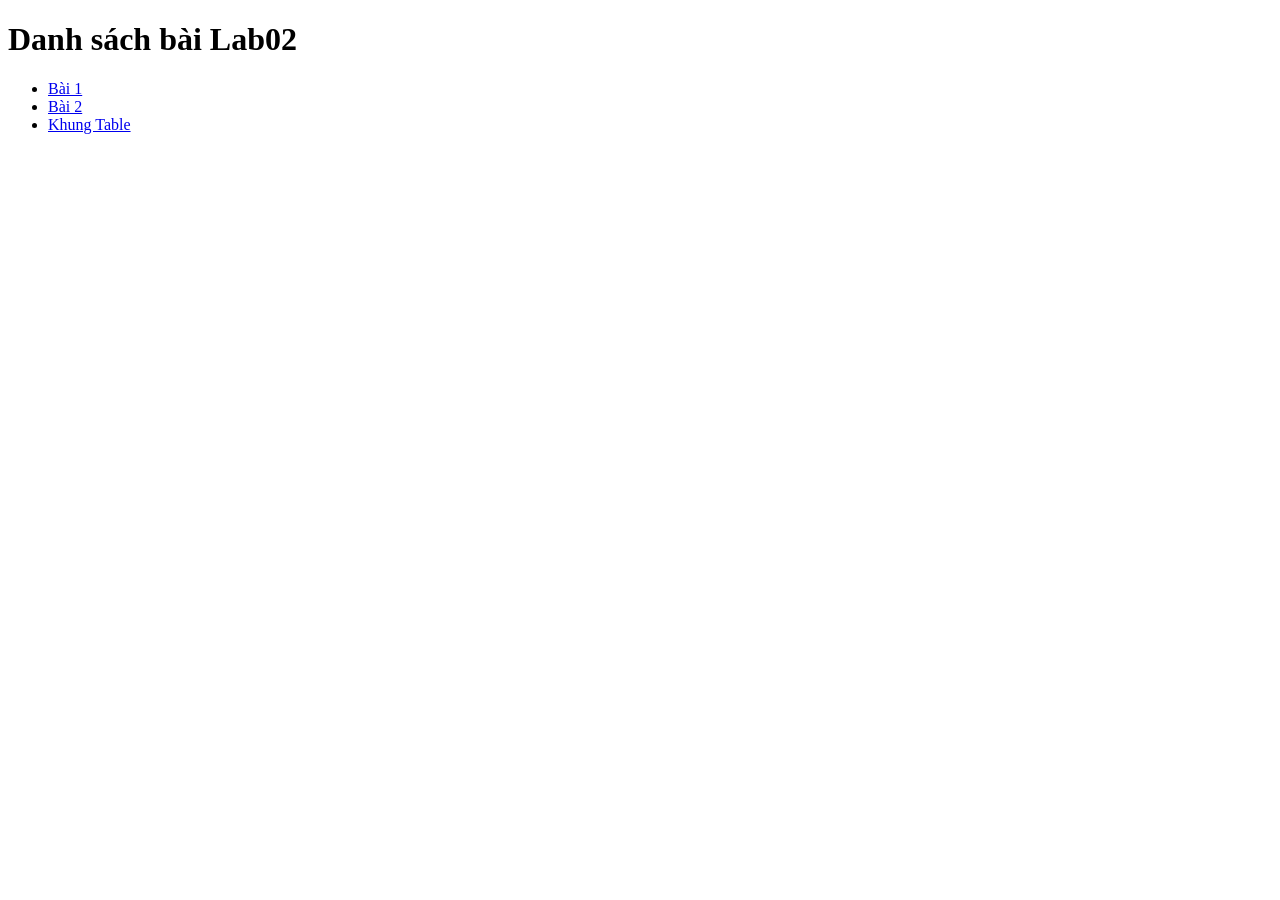
<file: Lab02/Lab02/index.html>
<!DOCTYPE html>
<html lang="vi">
<head>
    <meta charset="UTF-8">
    <title>Lab02</title>
</head>
<body>

    <h1>Danh sách bài Lab02</h1>

    <ul>

        <li>
            <a href="lab02_bai1.html">
                Bài 1
            </a>
        </li>

        <li>
            <a href="lab02_bai2.html">
                Bài 2
            </a>
        </li>

        <li>
            <a href="lab02_khung_table.html">
                Khung Table
            </a>
        </li>

    </ul>

</body>
</html>
</file>
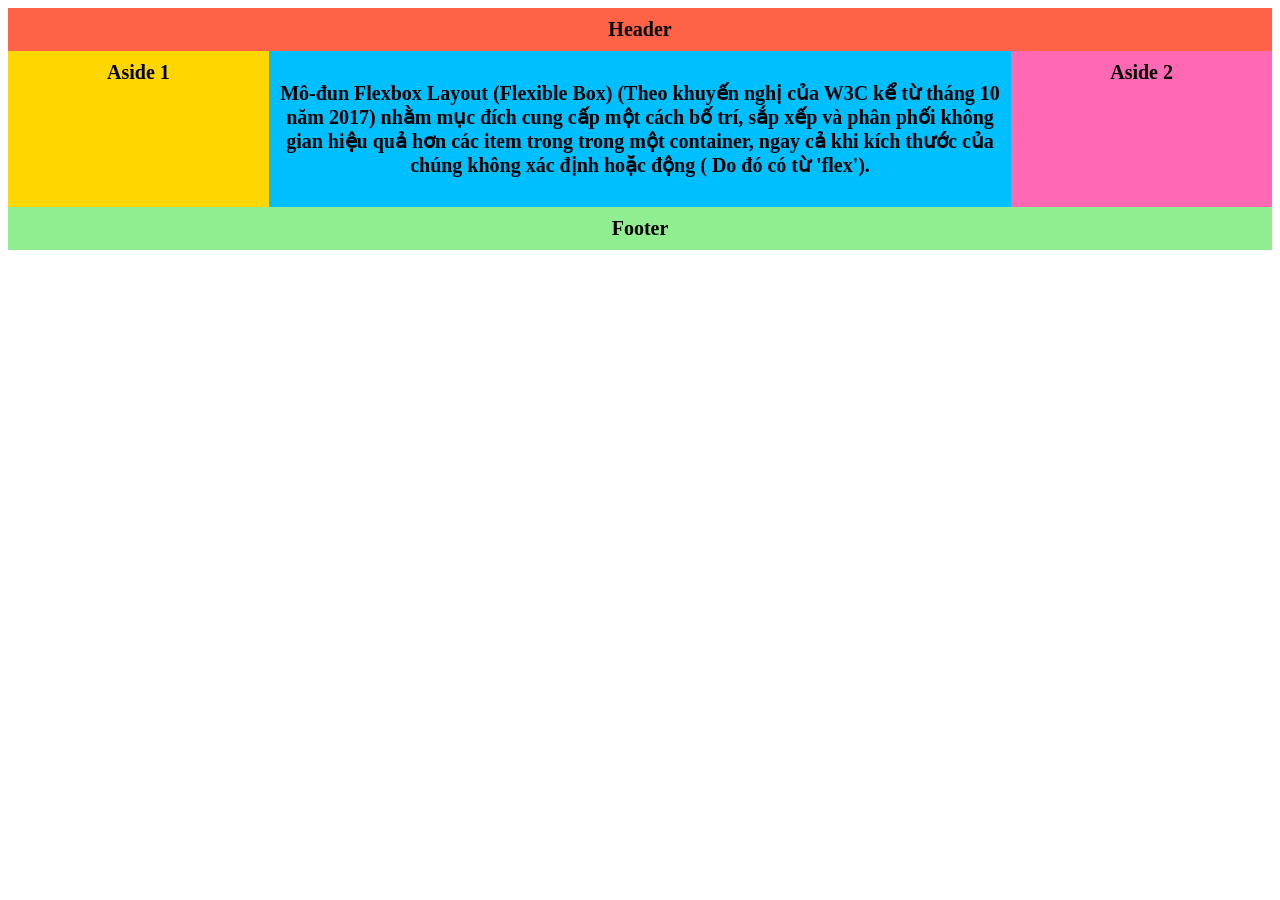
<file: Lab06/Lab06/Bai_2_Minh_hoa_layout/index.html>
<!DOCTYPE html>
<html>

<head>
	<meta http-equiv="Content-Type" content="text/html; charset=utf-8" />
    <link rel="stylesheet" href="css/style.css">
</head>

<body>
    <div class="wrapper">
        <header class="header-flex-2">Header</header>
        <article class="main">
            <p>Mô-đun Flexbox Layout (Flexible Box) (Theo khuyến nghị của W3C kể từ tháng 10 năm 2017) nhằm mục đích
                cung cấp một cách bố trí, sắp xếp và phân phối không gian hiệu quả hơn các item trong trong một
                container, ngay cả khi kích thước của chúng không xác định hoặc động ( Do đó có từ 'flex').</p>
        </article>
        <aside class="aside aside-1">Aside 1</aside>
        <aside class="aside aside-2">Aside 2</aside>
        <footer class="footer-flex-2">Footer</footer>
    </div>
</body>

</html>
</file>
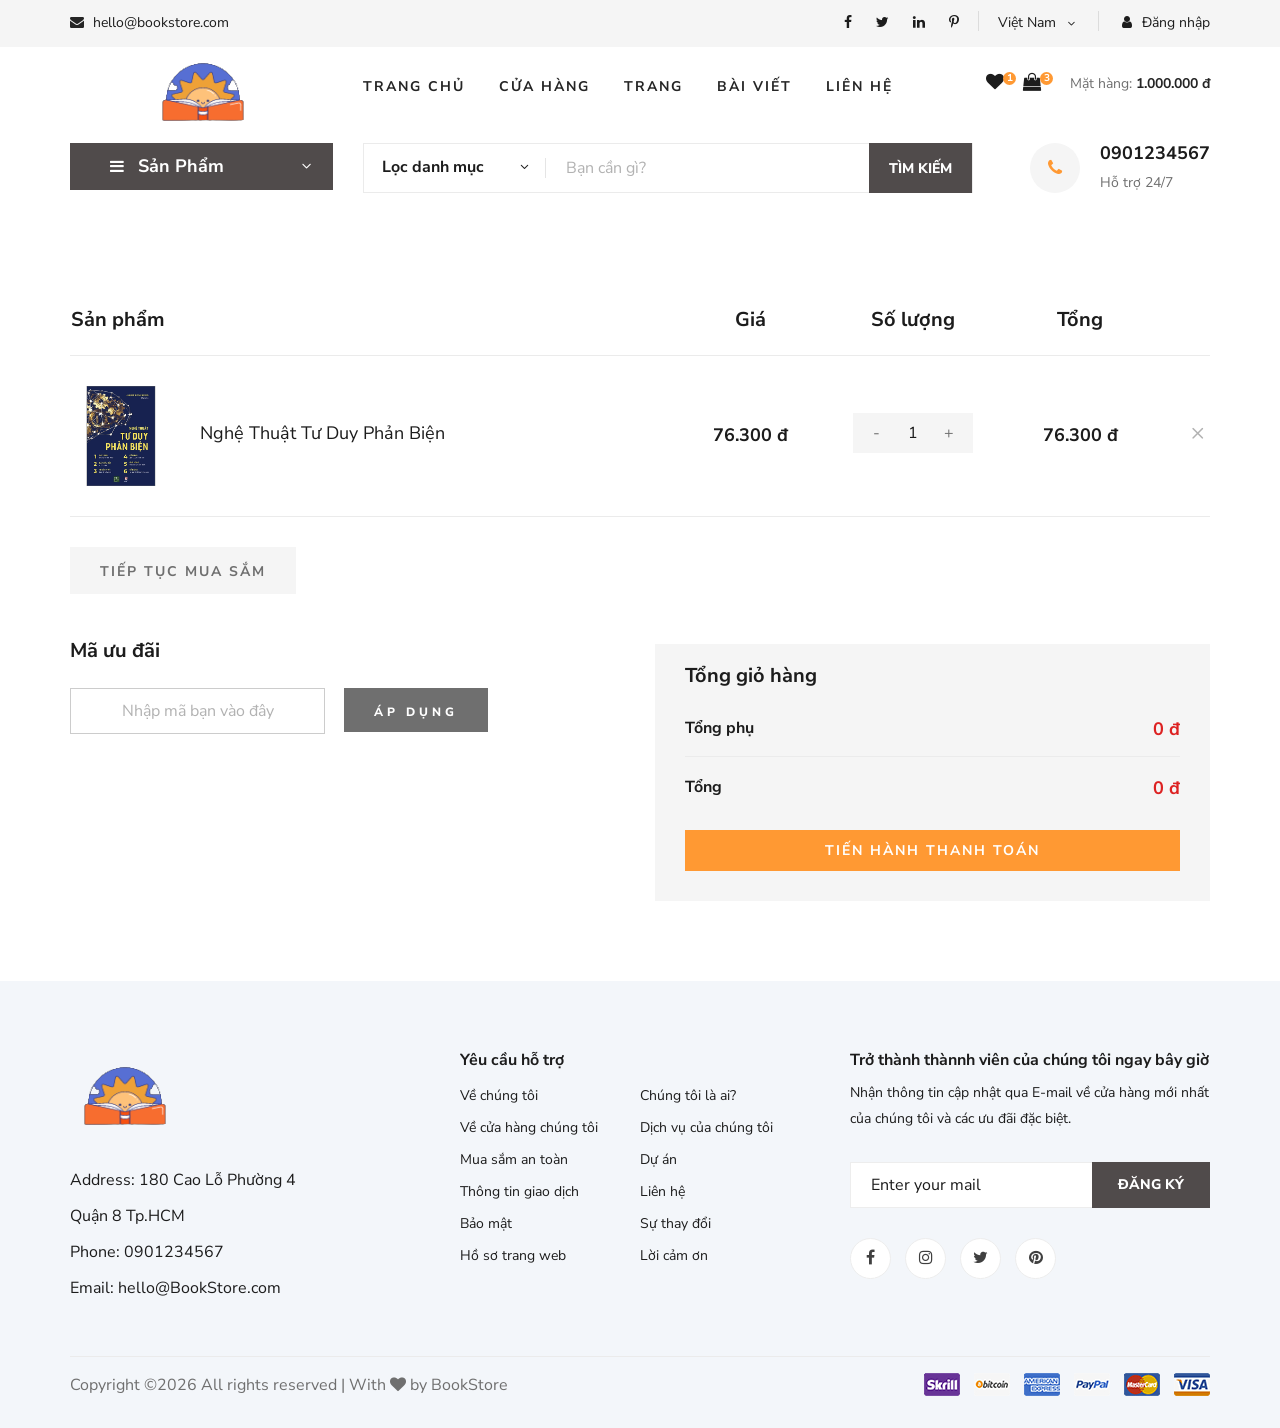
<file: Lab07/Lab07/demo_bai_2/index.html>
<!DOCTYPE html>
<html lang="zxx">

<head>
    <meta charset="UTF-8">
    <meta name="description" content="Ogani Template">
    <meta name="keywords" content="Ogani, unica, creative, html">
    <meta name="viewport" content="width=device-width, initial-scale=1.0">
    <meta http-equiv="X-UA-Compatible" content="ie=edge">
    <title>Nice | BookStore</title>
    
    <!-- Google Font -->
    <link href="https://fonts.googleapis.com/css2?family=Nunito Sans:wght@200;300;400;600;900&display=swap" rel="stylesheet">
    
    <!-- Css Styles -->
    <link rel="stylesheet" href="css/bootstrap.min.css" type="text/css">
    <link rel="stylesheet" href="css/font-awesome.min.css" type="text/css">
    <link rel="stylesheet" href="css/elegant-icons.css" type="text/css">
    <link rel="stylesheet" href="css/nice-select.css" type="text/css">
    <link rel="stylesheet" href="css/jquery-ui.min.css" type="text/css">
    <link rel="stylesheet" href="css/owl.carousel.min.css" type="text/css">
    <link rel="stylesheet" href="css/slicknav.min.css" type="text/css">
    <link rel="stylesheet" href="css/style.css" type="text/css">


</head>

<body>
    <!-- Page Preloder -->
    <div id="preloder">
        <div class="loader"></div>
    </div>

    <!-- Humberger Begin -->
    <div class="humberger__menu__overlay"></div>
    <div class="humberger__menu__wrapper">
        <div class="humberger__menu__logo">
            <a href="#"><img src="img/logo.png" alt=""></a>
        </div>
        <div class="humberger__menu__cart">
            <ul>
                <li><a href="#"><i class="fa fa-heart"></i> <span>1</span></a></li>
                <li><a href="#"><i class="fa fa-shopping-bag"></i> <span>3</span></a></li>
            </ul>
            <div class="header__cart__price">Mặt hàng: <span>1.000.000 đ</span></div>
        </div>
        <div class="humberger__menu__widget">
            <div class="header__top__right__language">
                <div>Việt Nam</div>
                <span class="arrow_carrot-down"></span>
                <ul>
                    <li><a href="#">Spanis</a></li>
                    <li><a href="#">English</a></li>
                </ul>
            </div>
            <div class="header__top__right__auth">
                <a href="#"><i class="fa fa-user"></i> Đăng nhập</a>
            </div>
        </div>
        <nav class="humberger__menu__nav mobile-menu">
            <ul>
                <li><a href="./index.html">Trang chủ</a></li>
                <li><a href="./shop-grid.html">Cửa hàng</a></li>
                <li><a href="#">Trang</a>
                    <ul class="header__menu__dropdown">
                        <li><a href="./shop-details.html">Cửa hàng chi tiết</a></li>
                        <li><a href="./shoping-cart.html">Giỏ hàng</a></li>
                        <li><a href="./checkout.html">Thủ tục thanh toán</a></li>
                        <li><a href="./blog-details.html">Chi tiết bài viết</a></li>
                    </ul>
                </li>
                <li><a href="./blog.html">Bài viết</a></li>
                <li><a href="./contact.html">Liên hệ</a></li>
            </ul>
        </nav>
        <div id="mobile-menu-wrap"></div>
        <div class="header__top__right__social">
            <a href="#"><i class="fa fa-facebook"></i></a>
            <a href="#"><i class="fa fa-twitter"></i></a>
            <a href="#"><i class="fa fa-linkedin"></i></a>
            <a href="#"><i class="fa fa-pinterest-p"></i></a>
        </div>
        <div class="humberger__menu__contact">
            <ul>
                <li><i class="fa fa-envelope"></i> hello@bookstore.com</li>
            </ul>
        </div>
    </div>
    <!-- Humberger End -->

    <!-- Header Section Begin -->
    <header class="header">
        <div class="header__top">
            <div class="container">
                <div class="row">
                    <div class="col-lg-6 col-md-6">
                        <div class="header__top__left">
                            <ul>
                                <li><i class="fa fa-envelope"></i> hello@bookstore.com</li>
                            </ul>
                        </div>
                    </div>
                    <div class="col-lg-6 col-md-6">
                        <div class="header__top__right">
                            <div class="header__top__right__social">
                                <a href="#"><i class="fa fa-facebook"></i></a>
                                <a href="#"><i class="fa fa-twitter"></i></a>
                                <a href="#"><i class="fa fa-linkedin"></i></a>
                                <a href="#"><i class="fa fa-pinterest-p"></i></a>
                            </div>
                            <div class="header__top__right__language">
                                <div>Việt Nam</div>
                                <span class="arrow_carrot-down"></span>
                                <ul>
                                    <li><a href="#">Spanis</a></li>
                                    <li><a href="#">English</a></li>
                                </ul>
                            </div>
                            <div class="header__top__right__auth">
                                <a href="#"><i class="fa fa-user"></i> Đăng nhập</a>
                            </div>
                        </div>
                    </div>
                </div>
            </div>
        </div>
        <div class="container">
            <div class="row">
                <div class="col-lg-3">
                    <div class="header__logo">
                        <a href="./index.html"><img src="img/logo.png" alt=""></a>
                    </div>
                </div>
                <div class="col-lg-6">
                    <nav class="header__menu">
                        <ul class="ul-menu">
                            <li><a href="./index.html">Trang chủ</a></li>
                            <li><a href="./shop-grid.html">Cửa hàng</a></li>
                            <li><a href="#">Trang</a>
                                <ul class="header__menu__dropdown">
                                    <li><a href="./shop-details.html">Cửa hàng chi tiết</a></li>
                                    <li><a href="./shoping-cart.html">Giỏ hàng</a></li>
                                    <li><a href="./checkout.html">Thủ tục thanh toán</a></li>
                                    <li><a href="./blog-details.html">Chi tiết bài viết</a></li>
                                </ul>
                            </li>
                            <li><a href="./blog.html">Bài viết</a></li>
                            <li><a href="./contact.html">Liên hệ</a></li>
                        </ul>
                    </nav>
                </div>
                <div class="col-lg-3">
                    <div class="header__cart">
                        <ul>
                            <li><a href="#"><i class="fa fa-heart"></i> <span>1</span></a></li>
                            <li><a href="#"><i class="fa fa-shopping-bag"></i> <span>3</span></a></li>
                        </ul>
                        <div class="header__cart__price">Mặt hàng: <span>1.000.000 đ</span></div>
                    </div>
                </div>
            </div>
            <div class="humberger__open">
                <i class="fa fa-bars"></i>
            </div>
        </div>
    </header>
    <!-- Header Section End -->

    <!-- Hero Section Begin -->
    <section class="hero hero-normal">
        <div class="container">
            <div class="row">
                <div class="col-lg-3">
                    <div class="hero__categories">
                        <div class="hero__categories__all">
                            <i class="fa fa-bars"></i>
                            <span>Sản Phẩm</span>
                        </div>
                        <ul>
                            <li><a href="#">Văn học</a></li>
                            <li><a href="#">Kinh tế</a></li>
                            <li><a href="#">Thiếu nhi</a></li>
                            <li><a href="#">Kĩ năng sống</a></li>
                            <li><a href="#">Giáo khoa</a></li>
                            <li><a href="#">Từ điển</a></li>
                            <li><a href="#">Lịch sử</a></li>
                            <li><a href="#">Y học</a></li>
                            <li><a href="#">Tạp chí</a></li>
                            <li><a href="#">Ngoại ngữ</a></li>
                            <li><a href="#">Giáo trình</a></li>
                        </ul>
                    </div>
                </div>
                <div class="col-lg-9">
                    <div class="hero__search">
                        <div class="hero__search__form">
                            <form action="#">
                                <div class="hero__search__categories">
                                    Lọc danh mục
                                    <span class="arrow_carrot-down"></span>
                                </div>
                                <input type="text" placeholder="Bạn cần gì?">
                                <button type="submit" class="site-btn">TÌM KIẾM</button>
                            </form>
                        </div>
                        <div class="hero__search__phone">
                            <div class="hero__search__phone__icon">
                                <i class="fa fa-phone"></i>
                            </div>
                            <div class="hero__search__phone__text">
                                <h5>0901234567</h5>
                                <span>Hỗ trợ 24/7 </span>
                            </div>
                        </div>
                    </div>
                </div>
            </div>
        </div>
    </section>
    <!-- Hero Section End -->

    <!-- Shoping Cart Section Begin -->
    <section class="shoping-cart spad">
        <div class="container">
            <div class="row">
                <div class="col-lg-12">
                    <div class="shoping__cart__table">
                        <table>
                            <thead>
                                <tr>
                                    <th class="shoping__product">Sản phẩm</th>
                                    <th>Giá</th>
                                    <th>Số lượng</th>
                                    <th>Tổng</th>
                                    <th></th>
                                </tr>
                            </thead>
                            <tbody>
                                <tr>
                                    <td class="shoping__cart__item">
                                        <img src="img/featured/Book_2.jpg" alt="" width="100px">
                                        <h5>Nghệ Thuật Tư Duy Phản Biện</h5>
                                    </td>
                                    <td class="shoping__cart__price">
                                        76.300 đ
                                    </td>
                                    <td class="shoping__cart__quantity">
                                        <div class="quantity">
                                            <div class="pro-qty">
                                                <input value="1" id="quantity" >
                                            </div>
                                        </div>
                                    </td>
                                    <td class="shoping__cart__total" id="total">
                                        76.300 đ
                                    </td>
                                    <td class="shoping__cart__item__close">
                                        <span class="icon_close"></span>
                                    </td>
                                </tr>
                            </tbody>
                        </table>
                    </div>
                </div>
            </div>
            <div class="row">
                <div class="col-lg-12">
                    <div class="shoping__cart__btns">
                        <a href="#" class="primary-btn cart-btn">TIẾP TỤC MUA SẮM</a>
                    </div>
                </div>
                <div class="col-lg-6">
                    <div class="shoping__continue">
                        <div class="shoping__discount">
                            <h5>Mã ưu đãi</h5>
                            <form action="#">
                                <input type="text" placeholder="Nhập mã bạn vào đây">
                                <button type="submit" class="site-btn">ÁP DỤNG</button>
                            </form>
                        </div>
                    </div>
                </div>
                <div class="col-lg-6">
                    <div class="shoping__checkout">
                        <h5>Tổng giỏ hàng</h5>
                        <ul>
                            <li>Tổng phụ <span>0 đ</span></li>
                            <li>Tổng <span>0 đ</span></li>
                        </ul>
                        <a href="#" class="primary-btn">Tiến hành thanh toán</a>
                    </div>
                </div>
            </div>
        </div>
    </section>
    <!-- Shoping Cart Section End -->


    <!-- Footer Section Begin -->
    <footer class="footer spad">
        <div class="container">
            <div class="row">
                <div class="col-lg-3 col-md-6 col-sm-6">
                    <div class="footer__about">
                        <div class="footer__about__logo">
                            <a href="./index.html"><img src="img/logo.png" alt=""></a>
                        </div>
                        <ul>
                            <li>Address: 180 Cao Lỗ Phường 4 Quận 8 Tp.HCM</li>
                            <li>Phone: 0901234567</li>
                            <li>Email: hello@BookStore.com</li>
                        </ul>
                    </div>
                </div>
                <div class="col-lg-4 col-md-6 col-sm-6 offset-lg-1">
                    <div class="footer__widget">
                        <h6>
                            Yêu cầu hỗ trợ</h6>
                        <ul>
                            <li><a href="#">Về chúng tôi</a></li>
                            <li><a href="#">Về cửa hàng chúng tôi</a></li>
                            <li><a href="#">Mua sắm an toàn</a></li>
                            <li><a href="#">Thông tin giao dịch</a></li>
                            <li><a href="#">Bảo mật</a></li>
                            <li><a href="#">Hồ sơ trang web</a></li>
                        </ul>
                        <ul>
                            <li><a href="#">Chúng tôi là ai?</a></li>
                            <li><a href="#">Dịch vụ của chúng tôi</a></li>
                            <li><a href="#">Dự án</a></li>
                            <li><a href="#">Liên hệ</a></li>
                            <li><a href="#">Sự thay đổi</a></li>
                            <li><a href="#">Lời cảm ơn</a></li>
                        </ul>
                    </div>
                </div>
                <div class="col-lg-4 col-md-12">
                    <div class="footer__widget">
                        <h6>Trở thành thànnh viên của chúng tôi ngay bây giờ</h6>
                        <p>Nhận thông tin cập nhật qua E-mail về cửa hàng mới nhất của chúng tôi và các ưu đãi đặc biệt.</p>
                        <form action="#">
                            <input type="text" placeholder="Enter your mail">
                            <button type="submit" class="site-btn">Đăng ký</button>
                        </form>
                        <div class="footer__widget__social">
                            <a href="#"><i class="fa fa-facebook"></i></a>
                            <a href="#"><i class="fa fa-instagram"></i></a>
                            <a href="#"><i class="fa fa-twitter"></i></a>
                            <a href="#"><i class="fa fa-pinterest"></i></a>
                        </div>
                    </div>
                </div>
            </div>
            <div class="row">
                <div class="col-lg-12">
                    <div class="footer__copyright">
                        <div class="footer__copyright__text"><p>
  Copyright &copy;<script>document.write(new Date().getFullYear());</script> All rights reserved | With <i class="fa fa-heart" aria-hidden="true"></i> by BookStore</a>
  </p></div>
                        <div class="footer__copyright__payment"><img src="img/payment-item.png" alt=""></div>
                    </div>
                </div>
            </div>
        </div>
    </footer>
    <!-- Footer Section End -->

    <!-- Js Plugins -->
    <script src="js/jquery-3.3.1.min.js"></script>
    <script src="js/bootstrap.min.js"></script>
    <script src="js/jquery.nice-select.min.js"></script>
    <script src="js/jquery-ui.min.js"></script>
    <script src="js/jquery.slicknav.js"></script>
    <script src="js/mixitup.min.js"></script>
    <script src="js/owl.carousel.min.js"></script>
    <script src="js/main.js"></script>


</body>

</html>
</file>
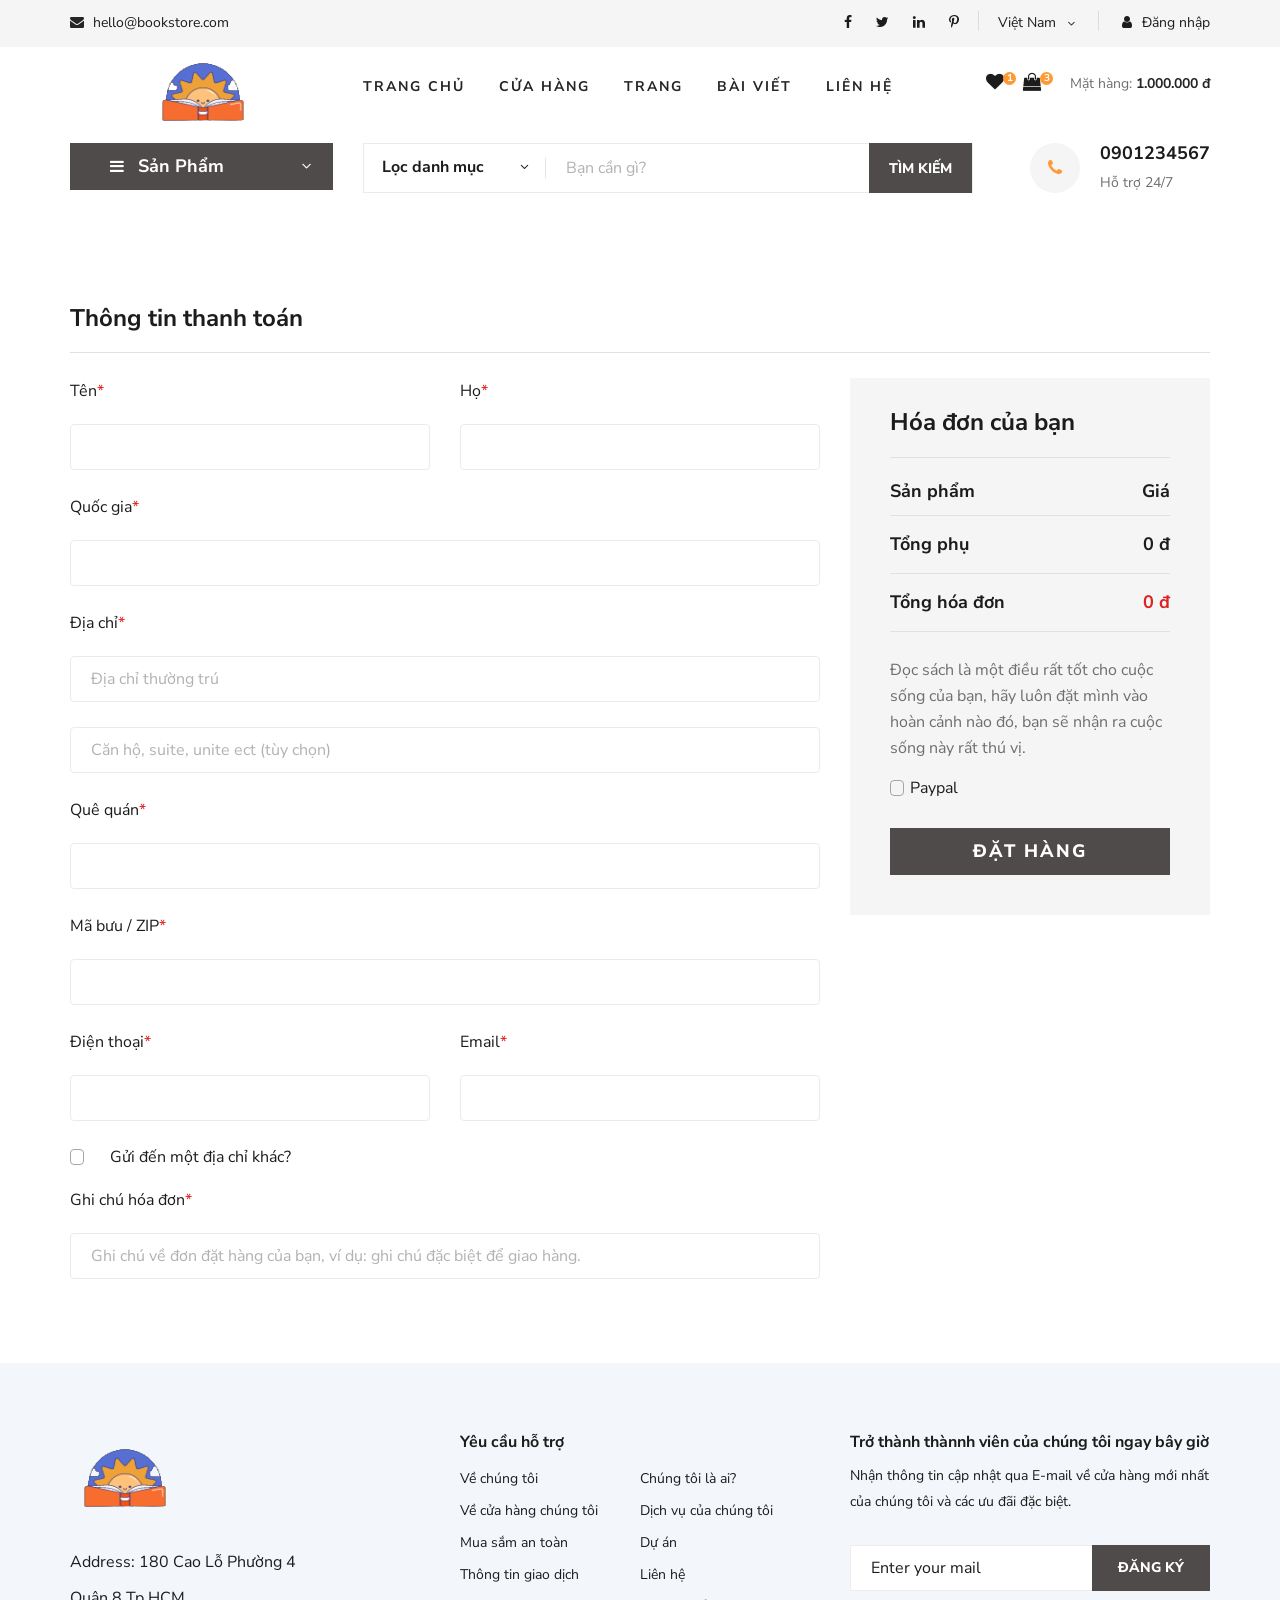
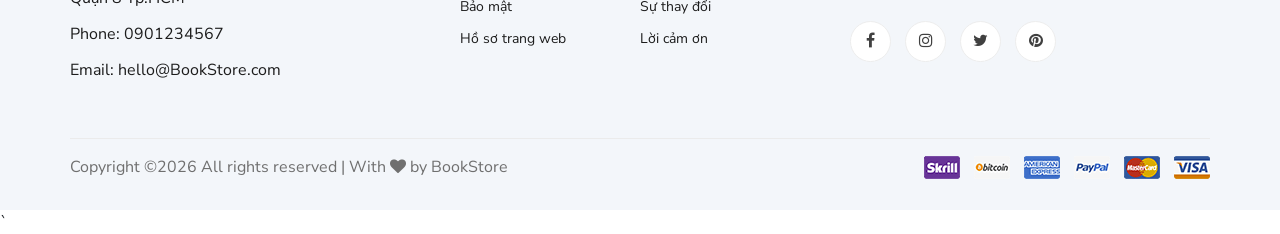
<file: Lab07/Lab07/Vi_du/index.html>
<!DOCTYPE html>
<html lang="zxx">

<head>
    <meta charset="UTF-8">
    <meta name="description" content="Ogani Template">
    <meta name="keywords" content="Ogani, unica, creative, html">
    <meta name="viewport" content="width=device-width, initial-scale=1.0">
    <meta http-equiv="X-UA-Compatible" content="ie=edge">
    <title>Nice | BookStore</title>
    
    <!-- Google Font -->
    <link href="https://fonts.googleapis.com/css2?family=Nunito Sans:wght@200;300;400;600;900&display=swap" rel="stylesheet">
    
    <!-- Css Styles -->
    <link rel="stylesheet" href="css/bootstrap.min.css" type="text/css">
    <link rel="stylesheet" href="css/font-awesome.min.css" type="text/css">
    <link rel="stylesheet" href="css/elegant-icons.css" type="text/css">
    <link rel="stylesheet" href="css/nice-select.css" type="text/css">
    <link rel="stylesheet" href="css/jquery-ui.min.css" type="text/css">
    <link rel="stylesheet" href="css/owl.carousel.min.css" type="text/css">
    <link rel="stylesheet" href="css/slicknav.min.css" type="text/css">
    <link rel="stylesheet" href="css/style.css" type="text/css">


    <style>
        .error-message {
            color: red;
            font-size: 14px; 
            margin-top: 5px; 
        }
    </style>
</head>

<body>
    <!-- Page Preloder -->
    <div id="preloder">
        <div class="loader"></div>
    </div>

    <!-- Humberger Begin -->
    <div class="humberger__menu__overlay"></div>
    <div class="humberger__menu__wrapper">
        <div class="humberger__menu__logo">
            <a href="#"><img src="img/logo.png" alt=""></a>
        </div>
        <div class="humberger__menu__cart">
            <ul>
                <li><a href="#"><i class="fa fa-heart"></i> <span>1</span></a></li>
                <li><a href="#"><i class="fa fa-shopping-bag"></i> <span>3</span></a></li>
            </ul>
            <div class="header__cart__price">Mặt hàng: <span>1.000.000 đ</span></div>
        </div>
        <div class="humberger__menu__widget">
            <div class="header__top__right__language">
                <div>Việt Nam</div>
                <span class="arrow_carrot-down"></span>
                <ul>
                    <li><a href="#">Spanis</a></li>
                    <li><a href="#">English</a></li>
                </ul>
            </div>
            <div class="header__top__right__auth">
                <a href="#"><i class="fa fa-user"></i> Đăng nhập</a>
            </div>
        </div>
        <nav class="humberger__menu__nav mobile-menu">
            <ul>
                <li><a href="./index.html">Trang chủ</a></li>
                <li><a href="./shop-grid.html">Cửa hàng</a></li>
                <li><a href="#">Trang</a>
                    <ul class="header__menu__dropdown">
                        <li><a href="./shop-details.html">Cửa hàng chi tiết</a></li>
                        <li><a href="./shoping-cart.html">Giỏ hàng</a></li>
                        <li><a href="./checkout.html">Thủ tục thanh toán</a></li>
                        <li><a href="./blog-details.html">Chi tiết bài viết</a></li>
                    </ul>
                </li>
                <li><a href="./blog.html">Bài viết</a></li>
                <li><a href="./contact.html">Liên hệ</a></li>
            </ul>
        </nav>
        <div id="mobile-menu-wrap"></div>
        <div class="header__top__right__social">
            <a href="#"><i class="fa fa-facebook"></i></a>
            <a href="#"><i class="fa fa-twitter"></i></a>
            <a href="#"><i class="fa fa-linkedin"></i></a>
            <a href="#"><i class="fa fa-pinterest-p"></i></a>
        </div>
        <div class="humberger__menu__contact">
            <ul>
                <li><i class="fa fa-envelope"></i> hello@bookstore.com</li>
            </ul>
        </div>
    </div>
    <!-- Humberger End -->

    <!-- Header Section Begin -->
    <header class="header">
        <div class="header__top">
            <div class="container">
                <div class="row">
                    <div class="col-lg-6 col-md-6">
                        <div class="header__top__left">
                            <ul>
                                <li><i class="fa fa-envelope"></i> hello@bookstore.com</li>
                            </ul>
                        </div>
                    </div>
                    <div class="col-lg-6 col-md-6">
                        <div class="header__top__right">
                            <div class="header__top__right__social">
                                <a href="#"><i class="fa fa-facebook"></i></a>
                                <a href="#"><i class="fa fa-twitter"></i></a>
                                <a href="#"><i class="fa fa-linkedin"></i></a>
                                <a href="#"><i class="fa fa-pinterest-p"></i></a>
                            </div>
                            <div class="header__top__right__language">
                                <div>Việt Nam</div>
                                <span class="arrow_carrot-down"></span>
                                <ul>
                                    <li><a href="#">Spanis</a></li>
                                    <li><a href="#">English</a></li>
                                </ul>
                            </div>
                            <div class="header__top__right__auth">
                                <a href="#"><i class="fa fa-user"></i> Đăng nhập</a>
                            </div>
                        </div>
                    </div>
                </div>
            </div>
        </div>
        <div class="container">
            <div class="row">
                <div class="col-lg-3">
                    <div class="header__logo">
                        <a href="./index.html"><img src="img/logo.png" alt=""></a>
                    </div>
                </div>
                <div class="col-lg-6">
                    <nav class="header__menu">
                        <ul class="ul-menu">
                            <li><a href="./index.html">Trang chủ</a></li>
                            <li><a href="./shop-grid.html">Cửa hàng</a></li>
                            <li><a href="#">Trang</a>
                                <ul class="header__menu__dropdown">
                                    <li><a href="./shop-details.html">Cửa hàng chi tiết</a></li>
                                    <li><a href="./shoping-cart.html">Giỏ hàng</a></li>
                                    <li><a href="./checkout.html">Thủ tục thanh toán</a></li>
                                    <li><a href="./blog-details.html">Chi tiết bài viết</a></li>
                                </ul>
                            </li>
                            <li><a href="./blog.html">Bài viết</a></li>
                            <li><a href="./contact.html">Liên hệ</a></li>
                        </ul>
                    </nav>
                </div>
                <div class="col-lg-3">
                    <div class="header__cart">
                        <ul>
                            <li><a href="#"><i class="fa fa-heart"></i> <span>1</span></a></li>
                            <li><a href="#"><i class="fa fa-shopping-bag"></i> <span>3</span></a></li>
                        </ul>
                        <div class="header__cart__price">Mặt hàng: <span>1.000.000 đ</span></div>
                    </div>
                </div>
            </div>
            <div class="humberger__open">
                <i class="fa fa-bars"></i>
            </div>
        </div>
    </header>
    <!-- Header Section End -->

    <!-- Hero Section Begin -->
    <section class="hero hero-normal">
        <div class="container">
            <div class="row">
                <div class="col-lg-3">
                    <div class="hero__categories">
                        <div class="hero__categories__all">
                            <i class="fa fa-bars"></i>
                            <span>Sản Phẩm</span>
                        </div>
                        <ul>
                            <li><a href="#">Văn học</a></li>
                            <li><a href="#">Kinh tế</a></li>
                            <li><a href="#">Thiếu nhi</a></li>
                            <li><a href="#">Kĩ năng sống</a></li>
                            <li><a href="#">Giáo khoa</a></li>
                            <li><a href="#">Từ điển</a></li>
                            <li><a href="#">Lịch sử</a></li>
                            <li><a href="#">Y học</a></li>
                            <li><a href="#">Tạp chí</a></li>
                            <li><a href="#">Ngoại ngữ</a></li>
                            <li><a href="#">Giáo trình</a></li>
                        </ul>
                    </div>
                </div>
                <div class="col-lg-9">
                    <div class="hero__search">
                        <div class="hero__search__form">
                            <form action="#">
                                <div class="hero__search__categories">
                                    Lọc danh mục
                                    <span class="arrow_carrot-down"></span>
                                </div>
                                <input type="text" placeholder="Bạn cần gì?">
                                <button type="submit" class="site-btn">TÌM KIẾM</button>
                            </form>
                        </div>
                        <div class="hero__search__phone">
                            <div class="hero__search__phone__icon">
                                <i class="fa fa-phone"></i>
                            </div>
                            <div class="hero__search__phone__text">
                                <h5>0901234567</h5>
                                <span>Hỗ trợ 24/7 </span>
                            </div>
                        </div>
                    </div>
                </div>
            </div>
        </div>
    </section>
    <!-- Hero Section End -->

     <!-- Checkout Section Begin -->
     <section class="checkout spad">
        <div class="container">
            <div class="checkout__form">
                <h4>Thông tin thanh toán</h4>
                <form id="checkoutForm" action="#">
                    <div class="row">
                        <div class="col-lg-8 col-md-6">
                            <div class="row">
                                <div class="col-lg-6">
                                    <div class="checkout__input">
                                        <p>Tên<span>*</span></p>
                                        <input type="text" id="firstNameInput">
                                        <div class="error-message" id="firstNameErrorMessage"></div>
                                    </div>
                                </div>
                                <div class="col-lg-6">
                                    <div class="checkout__input">
                                        <p>Họ<span>*</span></p>
                                        <input type="text" id="lastNameInput">
                                        <div class="error-message" id="lastNameErrorMessage"></div>
                                    </div>
                                </div>
                            </div>
                            <div class="checkout__input">
                                <p>Quốc gia<span>*</span></p>
                                <input type="text" id="nationInput">
                                <div class="error-message" id="nationErrorMessage"></div>
                            </div>
                            <div class="checkout__input">
                                <p>Địa chỉ<span>*</span></p>
                                <input type="text" placeholder="Địa chỉ thường trú" class="checkout__input__add" id="adresseInput">
                                <div class="error-message" id="adresseErrorMessage"></div>
                                <input type="text" placeholder="Căn hộ, suite, unite ect (tùy chọn)" id="suiteInput">
                                <div class="error-message" id="suiteErrorMessage"></div>
                            </div>
                            <div class="checkout__input">
                                <p>Quê quán<span>*</span></p>
                                <input type="text" id="countryInput">
                                <div class="error-message" id="countryErrorMessage"></div>
                            </div>
                            <div class="checkout__input">
                                <p>Mã bưu / ZIP<span>*</span></p>
                                <input type="text" id="zipInput">
                                <div class="error-message" id="zipErrorMessage"></div>
                            </div>
                            <div class="row">
                                <div class="col-lg-6">
                                    <div class="checkout__input">
                                        <p>Điện thoại<span>*</span></p>
                                        <input type="text" id="numInput">
                                        <div class="error-message" id="numErrorMessage"></div>
                                    </div>
                                </div>
                                <div class="col-lg-6">
                                    <div class="checkout__input">
                                        <p>Email<span>*</span></p>
                                        <input type="text" id="emailInput">
                                        <div class="error-message" id="emailErrorMessage"></div>
                                    </div>
                                </div>
                            </div>
                           
                            <div class="checkout__input__checkbox">
                                <label for="diff-acc">
                                    Gửi đến một địa chỉ khác?
                                    <input type="checkbox" id="diff-acc">
                                    <span class="checkmark"></span>
                                </label>
                            </div>
                            <div class="checkout__input">
                                <p>Ghi chú hóa đơn<span>*</span></p>
                                <input type="text" placeholder="Ghi chú về đơn đặt hàng của bạn, ví dụ: ghi chú đặc biệt để giao hàng." id="noteInput">
                                <div class="error-message" id="noteErrorMessage"></div>
                            </div>
                        </div>
                        <div class="col-lg-4 col-md-6">
                            <div class="checkout__order">
                                <h4>Hóa đơn của bạn</h4>
                                <div class="checkout__order__products">Sản phẩm <span>Giá</span></div>
                               
                                <div class="checkout__order__subtotal">Tổng phụ <span>0 đ</span></div>
                                <div class="checkout__order__total">Tổng hóa đơn <span>0 đ</span></div>
                                <p>Đọc sách là một điều rất tốt cho cuộc sống của bạn, hãy luôn đặt mình vào hoàn cảnh nào đó, bạn sẽ
                                    nhận ra cuộc sống này rất thú vị.
                                </p>
                                <div class="checkout__input__checkbox">
                                    <label for="paypal">
                                        Paypal
                                        <input type="checkbox" id="paypal" onclick="validateCheckBox()">
                                        <span class="checkmark"></span>
                                    </label>
                                </div>
                                <button type="button" class="site-btn" onclick="validateForm()">Đặt hàng</button>
                            </div>
                        </div>
                    </div>
                </form>
            </div>
        </div>
    </section>
    <!-- Checkout Section End -->


    <!-- Footer Section Begin -->
    <footer class="footer spad">
        <div class="container">
            <div class="row">
                <div class="col-lg-3 col-md-6 col-sm-6">
                    <div class="footer__about">
                        <div class="footer__about__logo">
                            <a href="./index.html"><img src="img/logo.png" alt=""></a>
                        </div>
                        <ul>
                            <li>Address: 180 Cao Lỗ Phường 4 Quận 8 Tp.HCM</li>
                            <li>Phone: 0901234567</li>
                            <li>Email: hello@BookStore.com</li>
                        </ul>
                    </div>
                </div>
                <div class="col-lg-4 col-md-6 col-sm-6 offset-lg-1">
                    <div class="footer__widget">
                        <h6>
                            Yêu cầu hỗ trợ</h6>
                        <ul>
                            <li><a href="#">Về chúng tôi</a></li>
                            <li><a href="#">Về cửa hàng chúng tôi</a></li>
                            <li><a href="#">Mua sắm an toàn</a></li>
                            <li><a href="#">Thông tin giao dịch</a></li>
                            <li><a href="#">Bảo mật</a></li>
                            <li><a href="#">Hồ sơ trang web</a></li>
                        </ul>
                        <ul>
                            <li><a href="#">Chúng tôi là ai?</a></li>
                            <li><a href="#">Dịch vụ của chúng tôi</a></li>
                            <li><a href="#">Dự án</a></li>
                            <li><a href="#">Liên hệ</a></li>
                            <li><a href="#">Sự thay đổi</a></li>
                            <li><a href="#">Lời cảm ơn</a></li>
                        </ul>
                    </div>
                </div>
                <div class="col-lg-4 col-md-12">
                    <div class="footer__widget">
                        <h6>Trở thành thànnh viên của chúng tôi ngay bây giờ</h6>
                        <p>Nhận thông tin cập nhật qua E-mail về cửa hàng mới nhất của chúng tôi và các ưu đãi đặc biệt.</p>
                        <form action="#">
                            <input type="text" placeholder="Enter your mail">
                            <button type="submit" class="site-btn">Đăng ký</button>
                        </form>
                        <div class="footer__widget__social">
                            <a href="#"><i class="fa fa-facebook"></i></a>
                            <a href="#"><i class="fa fa-instagram"></i></a>
                            <a href="#"><i class="fa fa-twitter"></i></a>
                            <a href="#"><i class="fa fa-pinterest"></i></a>
                        </div>
                    </div>
                </div>
            </div>
            <div class="row">
                <div class="col-lg-12">
                    <div class="footer__copyright">
                        <div class="footer__copyright__text"><p>
  Copyright &copy;<script>document.write(new Date().getFullYear());</script> All rights reserved | With <i class="fa fa-heart" aria-hidden="true"></i> by BookStore</a>
  </p></div>
                        <div class="footer__copyright__payment"><img src="img/payment-item.png" alt=""></div>
                    </div>
                </div>
            </div>
        </div>
    </footer>
    <!-- Footer Section End -->

    <!-- Js Plugins -->
    <script src="js/jquery-3.3.1.min.js"></script>
    <script src="js/bootstrap.min.js"></script>
    <script src="js/jquery.nice-select.min.js"></script>
    <script src="js/jquery-ui.min.js"></script>
    <script src="js/jquery.slicknav.js"></script>
    <script src="js/mixitup.min.js"></script>
    <script src="js/owl.carousel.min.js"></script>
    <script src="js/main.js"></script>


`
    <!-- JavaScript -->
    <script>
        function validateForm() {
            
            var firstName = firstNameInput.value.trim();
            var email = emailInput.value.trim();
            var lastName = lastNameInput.value.trim();
            var nation = nationInput.value.trim();
            var adresse = adresseInput.value.trim();
            var suite = suiteInput.value.trim();
            var country = countryInput.value.trim();
            var num = numInput.value.trim();
            var note = noteInput.value.trim()
            var zip = zipInput.value.trim();

            var isValid = true;

            if (firstName === '') {
                firstNameErrorMessage.textContent = 'Vui lòng nhập tên của bạn.';
                isValid = false;
            } else {
                firstNameErrorMessage.textContent = '';
            }

            if (lastName === '') {
                lastNameErrorMessage.textContent = 'Vui lòng nhập họ của bạn.';
                isValid = false;
            } else {
                lastNameErrorMessage.textContent = '';
            }
            if (nation === '') {
                nationErrorMessage.textContent = 'Vui lòng nhập quốc gia của bạn.';
                isValid = false;
            } else {
                nationErrorMessage.textContent = '';
            }
            if (adresse === '') {
                adresseErrorMessage.textContent = 'Vui lòng nhập địa chỉ của bạn.';
                isValid = false;
            } else {
                adresseErrorMessage.textContent = '';
            }
            if (country === '') {
                countryErrorMessage.textContent = 'Vui lòng nhập quê quán của bạn.';
                isValid = false;
            } else {
                countryErrorMessage.textContent = '';
            }
            if (suite === '') {
                suiteErrorMessage.textContent = 'Vui lòng nhập nơi ở của bạn.';
                isValid = false;
            } else {
                suiteErrorMessage.textContent = '';
            }
            if (num === '') {
                numErrorMessage.textContent = 'Vui lòng nhập số điện thoại của bạn.';
                isValid = false;
            } else {
                numErrorMessage.textContent = '';
            }
            if (note === '') {
                noteErrorMessage.textContent = 'Vui lòng nhập ghi chú của bạn.';
                isValid = false;
            } else {
                noteErrorMessage.textContent = '';
            }
            if (zip === '') {
                zipErrorMessage.textContent = 'Vui lòng nhập mã bưu của bạn.';
                isValid = false;
            } else {
                zipErrorMessage.textContent = '';
            }

            if (!validateEmail(emailInput.value)) {
                emailErrorMessage.textContent = 'Vui lòng nhập một địa chỉ email hợp lệ.';
                isValid = false;
            } else {
                emailErrorMessage.textContent = '';
            }
            
            if (isValid) {
                alert('Đặt hàng thành công!');
            }

        }
    
        function validateEmail(email) {
            var emailRegex = /\S+@\S+\.\S+/;
            return emailRegex.test(email);
        }
        

        function validateCheckBox(){
            const paymentCheckBox = document.getElementById('paypal')
            if(paymentCheckBox.checked){
                alert('Bạn đã chọn thanh toán payment')
            }
            else{
                alert('Bạn đã bỏ chọn thanh toán payment')
            }
        }
    </script>
    
</body>

</html>
</file>
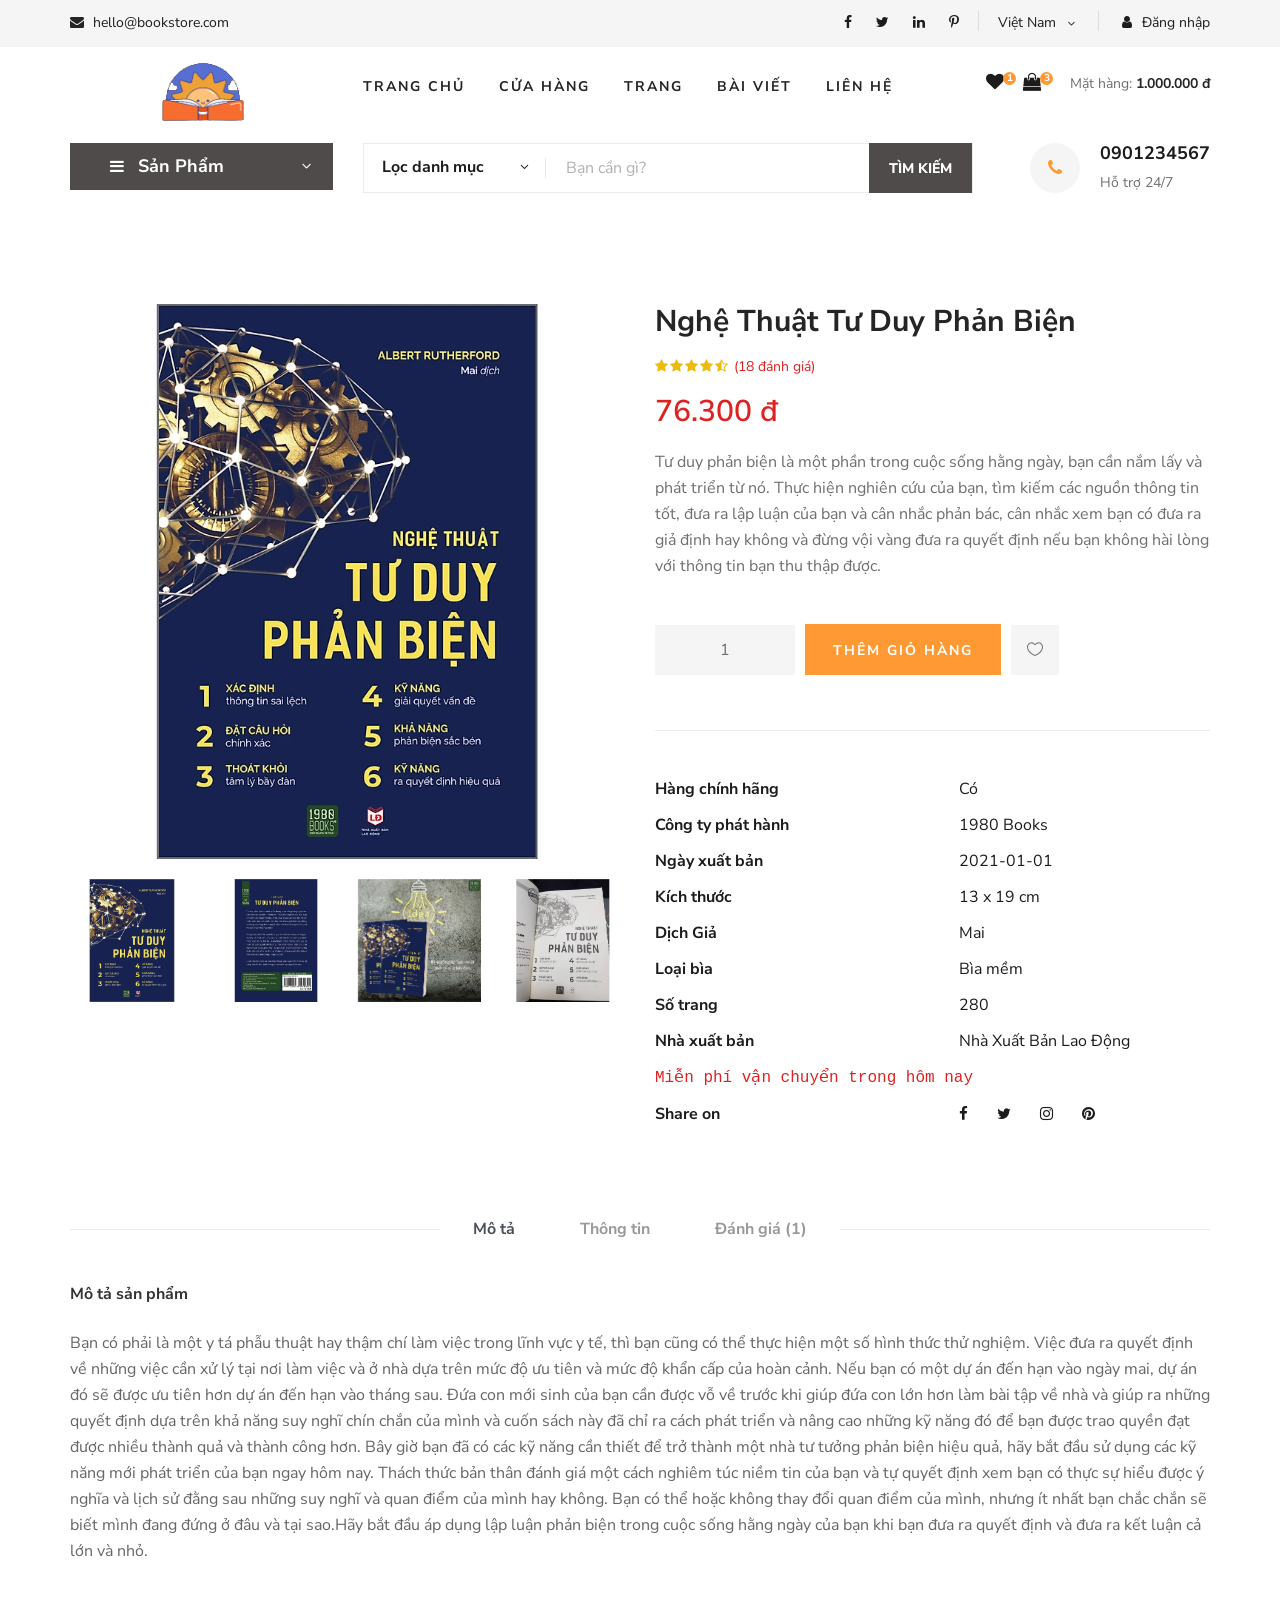
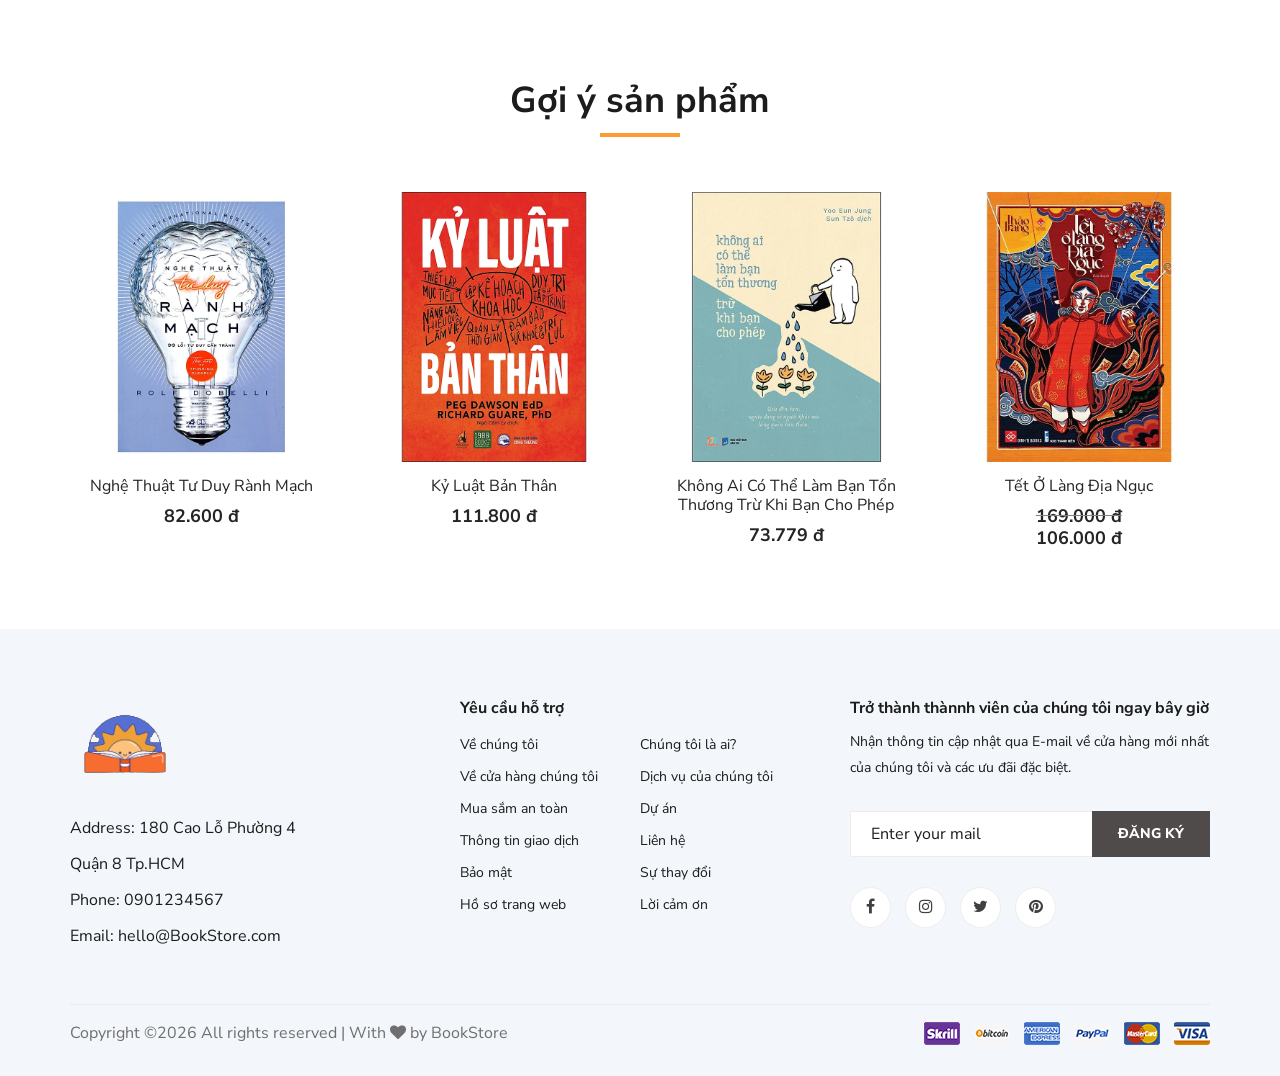
<file: Lab08/Lab08/Vi_du_2/index.html>
<!DOCTYPE html>
<html lang="zxx">

<head>
    <meta charset="UTF-8">
    <meta name="description" content="Ogani Template">
    <meta name="keywords" content="Ogani, unica, creative, html">
    <meta name="viewport" content="width=device-width, initial-scale=1.0">
    <meta http-equiv="X-UA-Compatible" content="ie=edge">
    <title>Nice | BookStore</title>

    <!-- Google Font -->
    <link href="https://fonts.googleapis.com/css2?family=Nunito Sans:wght@200;300;400;600;900&display=swap" rel="stylesheet">

    <!-- Css Styles -->
    <link rel="stylesheet" href="css/bootstrap.min.css" type="text/css">
    <link rel="stylesheet" href="css/font-awesome.min.css" type="text/css">
    <link rel="stylesheet" href="css/elegant-icons.css" type="text/css">
    <link rel="stylesheet" href="css/nice-select.css" type="text/css">
    <link rel="stylesheet" href="css/jquery-ui.min.css" type="text/css">
    <link rel="stylesheet" href="css/owl.carousel.min.css" type="text/css">
    <link rel="stylesheet" href="css/slicknav.min.css" type="text/css">
    <link rel="stylesheet" href="css/style.css" type="text/css">

    <style>
        .product__details__pic__slider {
            position: relative;
            overflow: hidden;
        }

        .product__details__pic__slider img {
            display: none;
            width: 100%;
            height: auto;
        }

        .button__slide{
            text-align: center;
            padding-top: 10px;
        }
    </style>

    
</head>

<body>
    <!-- Page Preloder -->
    <div id="preloder">
        <div class="loader"></div>
    </div>

    <!-- Humberger Begin -->
    <div class="humberger__menu__overlay"></div>
    <div class="humberger__menu__wrapper">
        <div class="humberger__menu__logo">
            <a href="#"><img src="img/logo.png" alt=""></a>
        </div>
        <div class="humberger__menu__cart">
            <ul>
                <li><a href="#"><i class="fa fa-heart"></i> <span>1</span></a></li>
                <li><a href="#"><i class="fa fa-shopping-bag"></i> <span>3</span></a></li>
            </ul>
            <div class="header__cart__price">Mặt hàng: <span>1.000.000 đ</span></div>
        </div>
        <div class="humberger__menu__widget">
            <div class="header__top__right__language">
                <div>Việt Nam</div>
                <span class="arrow_carrot-down"></span>
                <ul>
                    <li><a href="#">Spanis</a></li>
                    <li><a href="#">English</a></li>
                </ul>
            </div>
            <div class="header__top__right__auth">
                <a href="#"><i class="fa fa-user"></i> Đăng nhập</a>
            </div>
        </div>
        <nav class="humberger__menu__nav mobile-menu">
            <ul>
                <li><a href="./index.html">Trang chủ</a></li>
                <li><a href="./shop-grid.html">Cửa hàng</a></li>
                <li><a href="#">Trang</a>
                    <ul class="header__menu__dropdown">
                        <li><a href="./shop-details.html">Cửa hàng chi tiết</a></li>
                        <li><a href="./shoping-cart.html">Giỏ hàng</a></li>
                        <li><a href="./checkout.html">Thủ tục thanh toán</a></li>
                        <li><a href="./blog-details.html">Chi tiết bài viết</a></li>
                    </ul>
                </li>
                <li><a href="./blog.html">Bài viết</a></li>
                <li><a href="./contact.html">Liên hệ</a></li>
            </ul>
        </nav>
        <div id="mobile-menu-wrap"></div>
        <div class="header__top__right__social">
            <a href="#"><i class="fa fa-facebook"></i></a>
            <a href="#"><i class="fa fa-twitter"></i></a>
            <a href="#"><i class="fa fa-linkedin"></i></a>
            <a href="#"><i class="fa fa-pinterest-p"></i></a>
        </div>
        <div class="humberger__menu__contact">
            <ul>
                <li><i class="fa fa-envelope"></i> hello@bookstore.com</li>
            </ul>
        </div>
    </div>
    <!-- Humberger End -->

    <!-- Header Section Begin -->
    <header class="header">
        <div class="header__top">
            <div class="container">
                <div class="row">
                    <div class="col-lg-6 col-md-6">
                        <div class="header__top__left">
                            <ul>
                                <li><i class="fa fa-envelope"></i> hello@bookstore.com</li>
                            </ul>
                        </div>
                    </div>
                    <div class="col-lg-6 col-md-6">
                        <div class="header__top__right">
                            <div class="header__top__right__social">
                                <a href="#"><i class="fa fa-facebook"></i></a>
                                <a href="#"><i class="fa fa-twitter"></i></a>
                                <a href="#"><i class="fa fa-linkedin"></i></a>
                                <a href="#"><i class="fa fa-pinterest-p"></i></a>
                            </div>
                            <div class="header__top__right__language">
                                <div>Việt Nam</div>
                                <span class="arrow_carrot-down"></span>
                                <ul>
                                    <li><a href="#">Spanis</a></li>
                                    <li><a href="#">English</a></li>
                                </ul>
                            </div>
                            <div class="header__top__right__auth">
                                <a href="#"><i class="fa fa-user"></i> Đăng nhập</a>
                            </div>
                        </div>
                    </div>
                </div>
            </div>
        </div>
        <div class="container">
            <div class="row">
                <div class="col-lg-3">
                    <div class="header__logo">
                        <a href="./index.html"><img src="img/logo.png" alt=""></a>
                    </div>
                </div>
                <div class="col-lg-6">
                    <nav class="header__menu">
                        <ul class="ul-menu">
                            <li><a href="./index.html">Trang chủ</a></li>
                            <li><a href="./shop-grid.html">Cửa hàng</a></li>
                            <li><a href="#">Trang</a>
                                <ul class="header__menu__dropdown">
                                    <li><a href="./shop-details.html">Cửa hàng chi tiết</a></li>
                                    <li><a href="./shoping-cart.html">Giỏ hàng</a></li>
                                    <li><a href="./checkout.html">Thủ tục thanh toán</a></li>
                                    <li><a href="./blog-details.html">Chi tiết bài viết</a></li>
                                </ul>
                            </li>
                            <li><a href="./blog.html">Bài viết</a></li>
                            <li><a href="./contact.html">Liên hệ</a></li>
                        </ul>
                    </nav>
                </div>
                <div class="col-lg-3">
                    <div class="header__cart">
                        <ul>
                            <li><a href="#"><i class="fa fa-heart"></i> <span>1</span></a></li>
                            <li><a href="#"><i class="fa fa-shopping-bag"></i> <span>3</span></a></li>
                        </ul>
                        <div class="header__cart__price">Mặt hàng: <span>1.000.000 đ</span></div>
                    </div>
                </div>
            </div>
            <div class="humberger__open">
                <i class="fa fa-bars"></i>
            </div>
        </div>
    </header>
    <!-- Header Section End -->

    <!-- Hero Section Begin -->
    <section class="hero hero-normal">
        <div class="container">
            <div class="row">
                <div class="col-lg-3">
                    <div class="hero__categories">
                        <div class="hero__categories__all">
                            <i class="fa fa-bars"></i>
                            <span>Sản Phẩm</span>
                        </div>
                        <ul>
                            <li><a href="#">Văn học</a></li>
                            <li><a href="#">Kinh tế</a></li>
                            <li><a href="#">Thiếu nhi</a></li>
                            <li><a href="#">Kĩ năng sống</a></li>
                            <li><a href="#">Giáo khoa</a></li>
                            <li><a href="#">Từ điển</a></li>
                            <li><a href="#">Lịch sử</a></li>
                            <li><a href="#">Y học</a></li>
                            <li><a href="#">Tạp chí</a></li>
                            <li><a href="#">Ngoại ngữ</a></li>
                            <li><a href="#">Giáo trình</a></li>
                        </ul>
                    </div>
                </div>
                <div class="col-lg-9">
                    <div class="hero__search">
                        <div class="hero__search__form">
                            <form action="#">
                                <div class="hero__search__categories">
                                    Lọc danh mục
                                    <span class="arrow_carrot-down"></span>
                                </div>
                                <input type="text" placeholder="Bạn cần gì?">
                                <button type="submit" class="site-btn">TÌM KIẾM</button>
                            </form>
                        </div>
                        <div class="hero__search__phone">
                            <div class="hero__search__phone__icon">
                                <i class="fa fa-phone"></i>
                            </div>
                            <div class="hero__search__phone__text">
                                <h5>0901234567</h5>
                                <span>Hỗ trợ 24/7 </span>
                            </div>
                        </div>
                    </div>
                </div>
            </div>
        </div>
    </section>
    <!-- Hero Section End -->

    <!-- Product Details Section Begin -->
    <section class="product-details spad">
        <div class="container">
            <div class="row">
                <div class="col-lg-6 col-md-6">
                    <div class="product__details__pic">
                        <div class="product__details__pic__item">
                            <img class="product__details__pic__item--large"
                                src="img/product/Book_2.jpg" alt="">
                        </div>
                        <div class="product__details__pic__slider owl-carousel">
                            <img data-imgbigurl="img/product/details/Book_2.jpg"
                                src="img/product/Book_2.jpg" alt="">
                            <img data-imgbigurl="img/product/details/Book_2_details_2.jpg"
                                src="img/product/details/Book_2_details_2.jpg" alt="">
                            <img data-imgbigurl="img/product/details/Book_2_details_1.jpg"
                                src="img/product/details/Book_2_details_1.jpg" alt="">
                            <img data-imgbigurl="img/product/details/Book_2_details_3.jpg"
                                src="img/product/details/Book_2_details_3.jpg" alt="">
                        </div>
                    </div>
                </div>
                <div class="col-lg-6 col-md-6">
                    <div class="product__details__text">
                        <h3>Nghệ Thuật Tư Duy Phản Biện</h3>
                        <div class="product__details__rating">
                            <i class="fa fa-star"></i>
                            <i class="fa fa-star"></i>
                            <i class="fa fa-star"></i>
                            <i class="fa fa-star"></i>
                            <i class="fa fa-star-half-o"></i>
                            <span>(18 đánh giá)</span>
                        </div>
                        <div class="product__details__price">76.300 đ</div>
                        <p>Tư duy phản biện là một phần trong cuộc sống hằng ngày, bạn cần nắm lấy và phát triển từ nó.
                             Thực hiện nghiên cứu của bạn, tìm kiếm các nguồn thông tin tốt, đưa ra lập luận của bạn và cân nhắc phản bác, 
                             cân nhắc xem bạn có đưa ra giả định hay không và đừng vội vàng đưa ra quyết định nếu bạn không hài lòng với 
                             thông tin bạn thu thập được.</p>
                        <div class="product__details__quantity">
                            <div class="quantity">
                                <div class="pro-qty">
                                    <input type="text" value="1">
                                </div>
                            </div>
                        </div>
                        <a href="#" class="primary-btn">Thêm giỏ hàng</a>
                        <a href="#" class="heart-icon"><span class="icon_heart_alt"></span></a>
                        <ul>
                            <li><b>Hàng chính hãng</b> <span>Có</span></li>
                            <li><b>Công ty phát hành</b> <span>1980 Books</span></li>
                            <li><b>Ngày xuất bản</b> <span>2021-01-01</span></li>
                            <li><b>Kích thước</b> <span>13 x 19 cm </span></li>
                            <li><b>Dịch Giả</b> <span>Mai</span></li>
                            <li><b>Loại bìa</b> <span>Bìa mềm</span></li>
                            <li><b>Số trang</b> <span>280</span></li>
                            <li><b>Nhà xuất bản</b> <span>Nhà Xuất Bản Lao Động</span></li>
                            <li><span><samp>Miễn phí vận chuyển trong hôm nay</samp></span></li>
                            <li><b>Share on</b>
                                <div class="share">
                                    <a href="#"><i class="fa fa-facebook"></i></a>
                                    <a href="#"><i class="fa fa-twitter"></i></a>
                                    <a href="#"><i class="fa fa-instagram"></i></a>
                                    <a href="#"><i class="fa fa-pinterest"></i></a>
                                </div>
                            </li>
                        </ul>
                    </div>
                </div>
                <div class="col-lg-12">
                    <div class="product__details__tab">
                        <ul class="nav nav-tabs" role="tablist">
                            <li class="nav-item">
                                <a class="nav-link active" data-toggle="tab" href="#tabs-1" role="tab"
                                    aria-selected="true">Mô tả</a>
                            </li>
                            <li class="nav-item">
                                <a class="nav-link" data-toggle="tab" href="#tabs-2" role="tab"
                                    aria-selected="false">Thông tin</a>
                            </li>
                            <li class="nav-item">
                                <a class="nav-link" data-toggle="tab" href="#tabs-3" role="tab"
                                    aria-selected="false">Đánh giá <span>(1)</span></a>
                            </li>
                        </ul>
                        <div class="tab-content">
                            <div class="tab-pane active" id="tabs-1" role="tabpanel">
                                <div class="product__details__tab__desc">
                                    <h6>Mô tả sản phẩm</h6>
                                    <p>Bạn có phải là một y tá phẫu thuật hay thậm chí làm việc trong lĩnh vực y tế, thì bạn cũng có thể thực hiện một số hình thức thử nghiệm. Việc đưa ra quyết định về những việc cần xử lý tại nơi làm việc và ở nhà dựa trên mức độ ưu tiên và mức độ khẩn cấp của hoàn cảnh.

                                        Nếu bạn có một dự án đến hạn vào ngày mai, dự án đó sẽ được ưu tiên hơn dự án đến hạn vào tháng sau.
                                         Đứa con mới sinh của bạn cần được vỗ về trước khi giúp đứa con lớn hơn làm bài tập về nhà và giúp ra những quyết định dựa trên 
                                         khả năng suy nghĩ chín chắn của mình và cuốn sách này đã chỉ ra cách phát triển và nâng cao những kỹ năng đó để bạn được trao
                                          quyền đạt được nhiều thành quả và thành công hơn. Bây giờ bạn đã có các kỹ năng cần thiết để trở thành một nhà tư tưởng phản
                                          biện hiệu quả, hãy bắt đầu sử dụng các kỹ năng mới phát triển của bạn ngay hôm nay. Thách thức bản thân đánh giá một cách nghiêm
                                           túc niềm tin của bạn và tự quyết định xem bạn có thực sự hiểu được ý nghĩa và lịch sử đằng sau những suy nghĩ và quan điểm của
                                           mình hay không. Bạn có thể hoặc không thay đổi quan điểm của mình, nhưng ít nhất bạn chắc chắn sẽ biết mình đang đứng ở đâu và
                                         tại sao.Hãy bắt đầu áp dụng lập luận phản biện trong cuộc sống hằng ngày của bạn khi bạn đưa ra quyết định và đưa ra kết luận cả lớn và nhỏ.</p>
                                </div>
                            </div>
                            <div class="tab-pane" id="tabs-2" role="tabpanel">
                                <div class="product__details__tab__desc">
                                    <h6>Thông tin sản phẩm</h6>
                                        Về sản phẩm: (39 tích cực, 2 tiêu cực)
                                        <li>
                                            Hầu hết người mua hài lòng với chất lượng sách, đánh giá sách là hay, hữu ích và đáng mua.
                                        </li>
                                        <li>
                                            Một số nhận xét cho biết sách có nội dung tốt, đẹp, in rõ và dễ mang đi.
                                        </li>
                                        <li>
                                            Tuy nhiên, có một số ý kiến cho rằng sách có lối viết đơn giản, không phù hợp với người đã qua công việc kinh doanh.
                                        </li>
                                        Về dịch vụ: (32 tích cực, 2 tiêu cực)
                                        <li>
                                            Đa số khách hàng hài lòng với giao hàng nhanh, đóng gói cẩn thận và dịch vụ hỗ trợ sau bán hàng.
                                        </li>
                                        <li>
                                            Một số nhận xét cho biết nhân viên giao hàng nhiệt tình, vui vẻ và dịch vụ TikiNow được đánh giá tích cực.
                                        </li>
                                        <li>
                                            Tuy nhiên, có một số ý kiến cho rằng khâu đóng gói cẩu thả và có sách bị cong và mòn.
                                        </li>
                                </div>
                            </div>
                            <div class="tab-pane" id="tabs-3" role="tabpanel">
                                <div class="product__details__tab__desc">
                                    <h6>Đánh giá sản phẩm </h6>
                                    <p>Hãy nghĩ đến coi tư duy phản biện như một cơ hội để tương tác với những người khác và tìm hiểu quan điểm của họ. 
                                        Đánh giá những gì người khác nói và xem xét các nguồn thông tin để quyết định xem chúng có xứng đáng hay không.
                                         “Nghệ thuật tư duy phản biện” là một tài liệu tuyệt vời giúp bạn học được những kỹ năng đó và bạn có thể tham khảo lại khi cần.
                                         Hãy nhớ rằng, hơn bất cứ điều gì, hãy rèn luyện kỹ năng tư duy phản biện của bạn, và bạn không bao giờ có thể sai lầm.</p>
                                </div>
                            </div>
                        </div>
                    </div>
                </div>
            </div>
        </div>
    </section>
    <!-- Product Details Section End -->

    <!-- Related Product Section Begin -->
    <section class="related-product">
        <div class="container">
            <div class="row">
                <div class="col-lg-12">
                    <div class="section-title related__product__title">
                        <h2>Gợi ý sản phẩm</h2>
                    </div>
                </div>
            </div>
            <div class="row">
                <div class="col-lg-3 col-md-4 col-sm-6">
                    <div class="product__item">
                        <div class="product__item__pic set-bg" data-setbg="img/product/Book_1.webp">
                            <ul class="product__item__pic__hover">
                                <li><a href="#"><i class="fa fa-heart"></i></a></li>
                                <li><a href="#"><i class="fa fa-retweet"></i></a></li>
                                <li><a href="#"><i class="fa fa-shopping-cart"></i></a></li>
                            </ul>
                        </div>
                        <div class="product__item__text">
                            <h6><a href="#">Nghệ Thuật Tư Duy Rành Mạch</a></h6>
                            <h5>82.600 đ</h5>
                        </div>
                    </div>
                </div>
                <div class="col-lg-3 col-md-4 col-sm-6">
                    <div class="product__item">
                        <div class="product__item__pic set-bg" data-setbg="img/product/Book-3.png">
                            <ul class="product__item__pic__hover">
                                <li><a href="#"><i class="fa fa-heart"></i></a></li>
                                <li><a href="#"><i class="fa fa-retweet"></i></a></li>
                                <li><a href="#"><i class="fa fa-shopping-cart"></i></a></li>
                            </ul>
                        </div>
                        <div class="product__item__text">
                            <h6><a href="#">Kỷ Luật Bản Thân</a></h6>
                            <h5>111.800 đ</h5>
                        </div>
                    </div>
                </div>
                <div class="col-lg-3 col-md-4 col-sm-6">
                    <div class="product__item">
                        <div class="product__item__pic set-bg" data-setbg="img/product/Book_4.jpg">
                            <ul class="product__item__pic__hover">
                                <li><a href="#"><i class="fa fa-heart"></i></a></li>
                                <li><a href="#"><i class="fa fa-retweet"></i></a></li>
                                <li><a href="#"><i class="fa fa-shopping-cart"></i></a></li>
                            </ul>
                        </div>
                        <div class="product__item__text">
                            <h6><a href="#">Không Ai Có Thể Làm Bạn Tổn Thương Trừ Khi Bạn Cho Phép</a></h6>
                            <h5>73.779 đ</h5>
                        </div>
                    </div>
                </div>
                <div class="col-lg-3 col-md-4 col-sm-6">
                    <div class="product__item">
                        <div class="product__item__pic set-bg" data-setbg="img/product/Book_5.jpg">
                            <ul class="product__item__pic__hover">
                                <li><a href="#"><i class="fa fa-heart"></i></a></li>
                                <li><a href="#"><i class="fa fa-retweet"></i></a></li>
                                <li><a href="#"><i class="fa fa-shopping-cart"></i></a></li>
                            </ul>
                        </div>
                        <div class="product__item__text">
                            <h6><a href="#">Tết Ở Làng Địa Ngục</a></h6>
                            <div class="text__sale">
                                <h5 >169.000 đ</h5>
                            </div>
                            <h5 class="text__price">106.000 đ</h5>
                        </div>
                    </div>
                </div>
            </div>
        </div>
    </section>
    <!-- Related Product Section End -->

    <!-- Footer Section Begin -->
    <footer class="footer spad">
        <div class="container">
            <div class="row">
                <div class="col-lg-3 col-md-6 col-sm-6">
                    <div class="footer__about">
                        <div class="footer__about__logo">
                            <a href="./index.html"><img src="img/logo.png" alt=""></a>
                        </div>
                        <ul>
                            <li>Address: 180 Cao Lỗ Phường 4 Quận 8 Tp.HCM</li>
                            <li>Phone: 0901234567</li>
                            <li>Email: hello@BookStore.com</li>
                        </ul>
                    </div>
                </div>
                <div class="col-lg-4 col-md-6 col-sm-6 offset-lg-1">
                    <div class="footer__widget">
                        <h6>
                            Yêu cầu hỗ trợ</h6>
                        <ul>
                            <li><a href="#">Về chúng tôi</a></li>
                            <li><a href="#">Về cửa hàng chúng tôi</a></li>
                            <li><a href="#">Mua sắm an toàn</a></li>
                            <li><a href="#">Thông tin giao dịch</a></li>
                            <li><a href="#">Bảo mật</a></li>
                            <li><a href="#">Hồ sơ trang web</a></li>
                        </ul>
                        <ul>
                            <li><a href="#">Chúng tôi là ai?</a></li>
                            <li><a href="#">Dịch vụ của chúng tôi</a></li>
                            <li><a href="#">Dự án</a></li>
                            <li><a href="#">Liên hệ</a></li>
                            <li><a href="#">Sự thay đổi</a></li>
                            <li><a href="#">Lời cảm ơn</a></li>
                        </ul>
                    </div>
                </div>
                <div class="col-lg-4 col-md-12">
                    <div class="footer__widget">
                        <h6>Trở thành thànnh viên của chúng tôi ngay bây giờ</h6>
                        <p>Nhận thông tin cập nhật qua E-mail về cửa hàng mới nhất của chúng tôi và các ưu đãi đặc biệt.</p>
                        <form action="#">
                            <input type="text" placeholder="Enter your mail">
                            <button type="submit" class="site-btn">Đăng ký</button>
                        </form>
                        <div class="footer__widget__social">
                            <a href="#"><i class="fa fa-facebook"></i></a>
                            <a href="#"><i class="fa fa-instagram"></i></a>
                            <a href="#"><i class="fa fa-twitter"></i></a>
                            <a href="#"><i class="fa fa-pinterest"></i></a>
                        </div>
                    </div>
                </div>
            </div>
            <div class="row">
                <div class="col-lg-12">
                    <div class="footer__copyright">
                        <div class="footer__copyright__text"><p>
  Copyright &copy;<script>document.write(new Date().getFullYear());</script> All rights reserved | With <i class="fa fa-heart" aria-hidden="true"></i> by BookStore</a>
  </p></div>
                        <div class="footer__copyright__payment"><img src="img/payment-item.png" alt=""></div>
                    </div>
                </div>
            </div>
        </div>
    </footer>
    <!-- Footer Section End -->

    <!-- Js Plugins -->
    <script src="js/jquery-3.3.1.min.js"></script>
    <script src="js/bootstrap.min.js"></script>
    <script src="js/jquery.nice-select.min.js"></script>
    <script src="js/jquery-ui.min.js"></script>
    <script src="js/jquery.slicknav.js"></script>
    <script src="js/mixitup.min.js"></script>
    <script src="js/owl.carousel.min.js"></script>
    <script src="js/main.js"></script>
</body>

</html>
</file>
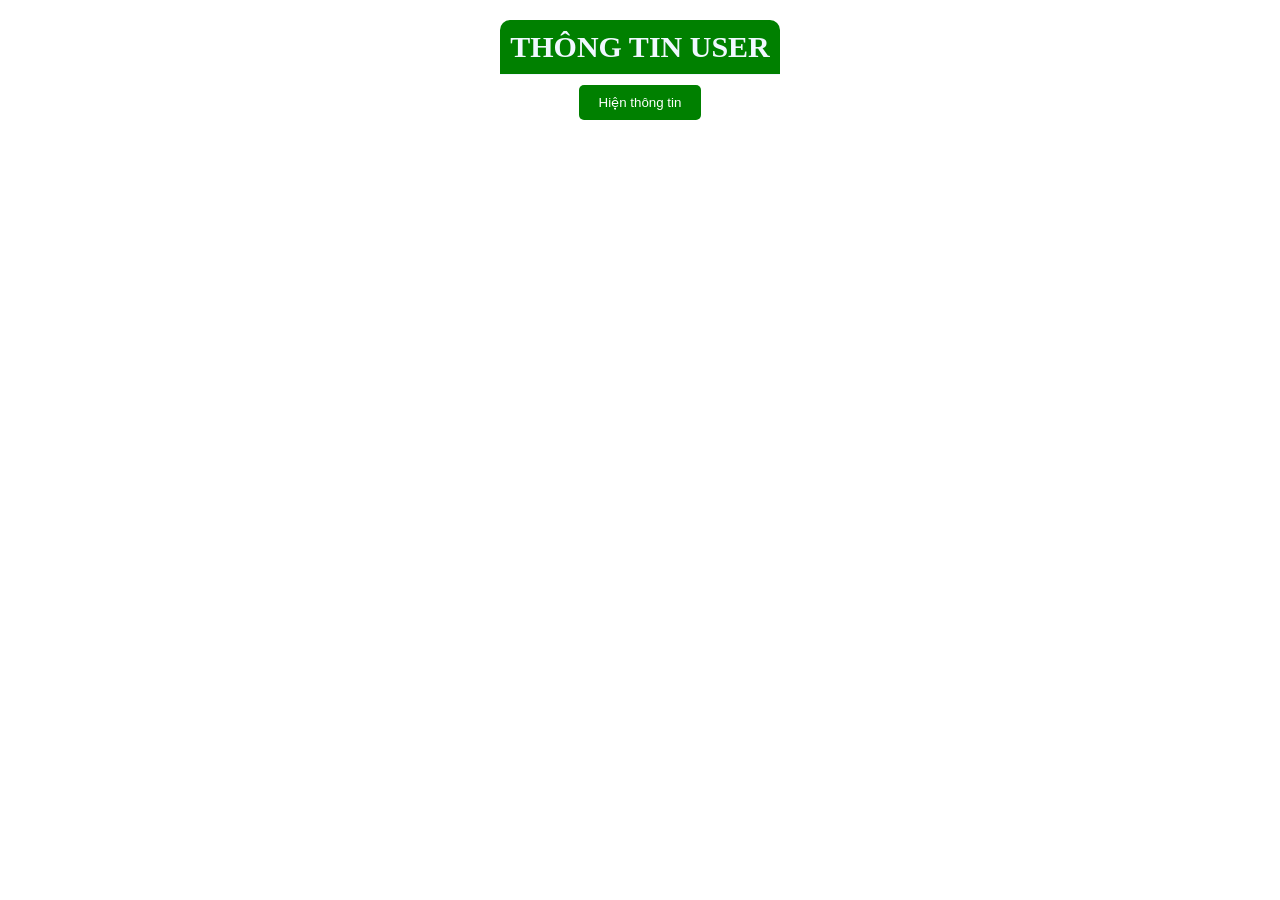
<file: Lab08/lab08_json.html>
<!DOCTYPE html>
<html lang="en">
<head>
    <meta charset="UTF-8">
    <meta name="viewport" content="width=device-width, initial-scale=1.0">
    <title>Toggle User Info</title>
    <style>
        * {
            margin: 0;
        }
        body {
            max-width: fit-content;
            margin: 0 auto;
            font-size: 20px;
            text-align: center;
        }
        h2 {
            color: aliceblue;
            margin-top: 20px;   
            padding: 10px;
            background-color: green;
            text-align: center;
            border-radius: 10px 10px 0 0;
            border-bottom: 1px solid;
        }
        #userinfo {
            color: black;
            background-color: lightgreen;
            margin: 0;
            padding: 20px;
            text-align: left;
            display: none; /* mặc định ẩn */
        }
        #btn_toggle {
            margin-top: 10px;
            padding: 10px 20px;
            border: none;
            background-color: green;
            color: white;
            border-radius: 5px;
            cursor: pointer;
        }
    </style>
</head>
<body>
    <h2>THÔNG TIN USER</h2>
    <div id="userinfo"></div>
    <button id="btn_toggle">Hiện thông tin</button>

    <script>
        const jsonString = `{
            "ten": "Nguyễn Văn A",
            "namsinh": "198X",
            "mail": "a.nguyenvan@stu.edu.vn",
            "diachi": {
                "thanhpho": "Tp.Hồ chí minh",
                "phuong": "Phường Chánh hưng",
                "sonha": "180 Cao lỗ"
            }
        }`;
        const userData = JSON.parse(jsonString);

        const btn_toggle = document.getElementById("btn_toggle");
        const userDataElement = document.getElementById("userinfo");

        btn_toggle.addEventListener("click", function() {
            if (userDataElement.innerHTML === "") {
                // hiện thông tin
                userDataElement.style.display = "block"; //đặt lại display: block để hiện
                userDataElement.innerHTML = `
                    <p>Họ và tên: ${userData.ten}</p>
                    <p>Năm sinh: ${userData.namsinh}</p>
                    <p>Email: ${userData.mail}</p>
                    <p>Địa chỉ: ${userData.diachi.sonha}, ${userData.diachi.phuong}, ${userData.diachi.thanhpho}</p>
                `;

                btn_toggle.textContent = "Ẩn thông tin";
                btn_toggle.style.backgroundColor = "lightcoral";
            } else {
                // ẩn thông tin
                userDataElement.style.display = "none"; // đặt lại none ẩn
                userDataElement.innerHTML = "";
                btn_toggle.textContent = "Hiện thông tin";
                btn_toggle.style.backgroundColor = "green";
            }
        });
    </script>
</body>
</html>
</file>
<file: Lab06/Lab06/Bai_2_Minh_hoa_layout/css/style.css>
body {
            font-size: 16px; /* Set a base font size */
        }

        .wrapper {
            display: flex;
            /* kich hoat flex box*/
            flex-flow: row wrap;
            font-weight: bold;
            text-align: center;
        }
        
        .wrapper>* {
            padding: 10px;
            flex: 1 100%;
            /* cho tất cả phần tử bên trong có độ dài 100% và tỉ lệ chiếm không gian trống là như nhau*/
        }
        
        .header-flex-2 {
            background: tomato;
        }
        
        .footer-flex-2 {
            background: lightgreen;
            order: 4;
        }
        
        .main {
            background: deepskyblue;
        }

        /* 2 phần aside sẽ chỉ chiếm 1 phần không gian */
        .aside-1 {
            background: gold;
            order: 1;
        }
        
        .aside-2 {
            background: hotpink;
            order: 3;
        }

        .img-responsive{
            max-width:100%;
            height:auto;
        }
        
        /* Extra small devices (phones, 600px and down) */
        @media only screen and (max-width: 600px) {
            .main{
                flex: 3 0;
                /* cho phần nội dung main ở giữa chiếm 3 phần không gian trống so với 2 phần aside bên cạnh */
                order: 1;
            }
    
            body {
                font-size: 20px; 
            }

            .aside-1 {
                height: auto;
            }
            
            .aside-2 {
                height: auto;
            }

        }

        /* Small devices (portrait tablets and large phones, 600px and up) */
        @media only screen and (min-width: 601px) {

            body {
                font-size: 20px; /* Decrease font size for smaller screens */
            }
            .aside {
                flex: 1;
            }
            .aside-1 {
                height: auto;
            }
            
            .aside-2 {
                height: auto;
            }
            
        }

        /* Medium devices (landscape tablets, 768px and up) */
        @media only screen and (min-width: 768px) {
            .img-responsive {
                border-radius: 20px;
                box-shadow: 2px 2px chartreuse;
                filter: invert();
            }
            
        }

        /* Large devices (laptops/desktops, 992px and up) */
        @media only screen and (min-width: 992px) {
            .main{
                flex: 3 0px;
                order: 2;
            }

            .aside-1 {
                height: auto;
            }
            
            .aside-2 {
                height: auto;
            }
            
            .aside {
                flex: 1 0 0;
            }
        }

        /* Extra large devices (large laptops and desktops, 1200px and up) */
        @media only screen and (min-width: 1200px) {

        }
</file>
<file: Lab07/Lab07/demo_bai_2/css/elegant-icons.css>
@font-face {
	font-family: 'ElegantIcons';
	src:url('../fonts/ElegantIcons.eot');
	src:url('../fonts/ElegantIcons.eot?#iefix') format('embedded-opentype'),
		url('../fonts/ElegantIcons.woff') format('woff'),
		url('../fonts/ElegantIcons.ttf') format('truetype'),
		url('../fonts/ElegantIcons.svg#ElegantIcons') format('svg');
	font-weight: normal;
	font-style: normal;
}

/* Use the following CSS code if you want to use data attributes for inserting your icons */
[data-icon]:before {
	font-family: 'ElegantIcons';
	content: attr(data-icon);
	speak: none;
	font-weight: normal;
	font-variant: normal;
	text-transform: none;
	line-height: 1;
	-webkit-font-smoothing: antialiased;
	-moz-osx-font-smoothing: grayscale;
}

/* Use the following CSS code if you want to have a class per icon */
/*
Instead of a list of all class selectors,
you can use the generic selector below, but it's slower:
[class*="your-class-prefix"] {
*/
.arrow_up, .arrow_down, .arrow_left, .arrow_right, .arrow_left-up, .arrow_right-up, .arrow_right-down, .arrow_left-down, .arrow-up-down, .arrow_up-down_alt, .arrow_left-right_alt, .arrow_left-right, .arrow_expand_alt2, .arrow_expand_alt, .arrow_condense, .arrow_expand, .arrow_move, .arrow_carrot-up, .arrow_carrot-down, .arrow_carrot-left, .arrow_carrot-right, .arrow_carrot-2up, .arrow_carrot-2down, .arrow_carrot-2left, .arrow_carrot-2right, .arrow_carrot-up_alt2, .arrow_carrot-down_alt2, .arrow_carrot-left_alt2, .arrow_carrot-right_alt2, .arrow_carrot-2up_alt2, .arrow_carrot-2down_alt2, .arrow_carrot-2left_alt2, .arrow_carrot-2right_alt2, .arrow_triangle-up, .arrow_triangle-down, .arrow_triangle-left, .arrow_triangle-right, .arrow_triangle-up_alt2, .arrow_triangle-down_alt2, .arrow_triangle-left_alt2, .arrow_triangle-right_alt2, .arrow_back, .icon_minus-06, .icon_plus, .icon_close, .icon_check, .icon_minus_alt2, .icon_plus_alt2, .icon_close_alt2, .icon_check_alt2, .icon_zoom-out_alt, .icon_zoom-in_alt, .icon_search, .icon_box-empty, .icon_box-selected, .icon_minus-box, .icon_plus-box, .icon_box-checked, .icon_circle-empty, .icon_circle-slelected, .icon_stop_alt2, .icon_stop, .icon_pause_alt2, .icon_pause, .icon_menu, .icon_menu-square_alt2, .icon_menu-circle_alt2, .icon_ul, .icon_ol, .icon_adjust-horiz, .icon_adjust-vert, .icon_document_alt, .icon_documents_alt, .icon_pencil, .icon_pencil-edit_alt, .icon_pencil-edit, .icon_folder-alt, .icon_folder-open_alt, .icon_folder-add_alt, .icon_info_alt, .icon_error-oct_alt, .icon_error-circle_alt, .icon_error-triangle_alt, .icon_question_alt2, .icon_question, .icon_comment_alt, .icon_chat_alt, .icon_vol-mute_alt, .icon_volume-low_alt, .icon_volume-high_alt, .icon_quotations, .icon_quotations_alt2, .icon_clock_alt, .icon_lock_alt, .icon_lock-open_alt, .icon_key_alt, .icon_cloud_alt, .icon_cloud-upload_alt, .icon_cloud-download_alt, .icon_image, .icon_images, .icon_lightbulb_alt, .icon_gift_alt, .icon_house_alt, .icon_genius, .icon_mobile, .icon_tablet, .icon_laptop, .icon_desktop, .icon_camera_alt, .icon_mail_alt, .icon_cone_alt, .icon_ribbon_alt, .icon_bag_alt, .icon_creditcard, .icon_cart_alt, .icon_paperclip, .icon_tag_alt, .icon_tags_alt, .icon_trash_alt, .icon_cursor_alt, .icon_mic_alt, .icon_compass_alt, .icon_pin_alt, .icon_pushpin_alt, .icon_map_alt, .icon_drawer_alt, .icon_toolbox_alt, .icon_book_alt, .icon_calendar, .icon_film, .icon_table, .icon_contacts_alt, .icon_headphones, .icon_lifesaver, .icon_piechart, .icon_refresh, .icon_link_alt, .icon_link, .icon_loading, .icon_blocked, .icon_archive_alt, .icon_heart_alt, .icon_star_alt, .icon_star-half_alt, .icon_star, .icon_star-half, .icon_tools, .icon_tool, .icon_cog, .icon_cogs, .arrow_up_alt, .arrow_down_alt, .arrow_left_alt, .arrow_right_alt, .arrow_left-up_alt, .arrow_right-up_alt, .arrow_right-down_alt, .arrow_left-down_alt, .arrow_condense_alt, .arrow_expand_alt3, .arrow_carrot_up_alt, .arrow_carrot-down_alt, .arrow_carrot-left_alt, .arrow_carrot-right_alt, .arrow_carrot-2up_alt, .arrow_carrot-2dwnn_alt, .arrow_carrot-2left_alt, .arrow_carrot-2right_alt, .arrow_triangle-up_alt, .arrow_triangle-down_alt, .arrow_triangle-left_alt, .arrow_triangle-right_alt, .icon_minus_alt, .icon_plus_alt, .icon_close_alt, .icon_check_alt, .icon_zoom-out, .icon_zoom-in, .icon_stop_alt, .icon_menu-square_alt, .icon_menu-circle_alt, .icon_document, .icon_documents, .icon_pencil_alt, .icon_folder, .icon_folder-open, .icon_folder-add, .icon_folder_upload, .icon_folder_download, .icon_info, .icon_error-circle, .icon_error-oct, .icon_error-triangle, .icon_question_alt, .icon_comment, .icon_chat, .icon_vol-mute, .icon_volume-low, .icon_volume-high, .icon_quotations_alt, .icon_clock, .icon_lock, .icon_lock-open, .icon_key, .icon_cloud, .icon_cloud-upload, .icon_cloud-download, .icon_lightbulb, .icon_gift, .icon_house, .icon_camera, .icon_mail, .icon_cone, .icon_ribbon, .icon_bag, .icon_cart, .icon_tag, .icon_tags, .icon_trash, .icon_cursor, .icon_mic, .icon_compass, .icon_pin, .icon_pushpin, .icon_map, .icon_drawer, .icon_toolbox, .icon_book, .icon_contacts, .icon_archive, .icon_heart, .icon_profile, .icon_group, .icon_grid-2x2, .icon_grid-3x3, .icon_music, .icon_pause_alt, .icon_phone, .icon_upload, .icon_download, .social_facebook, .social_twitter, .social_pinterest, .social_googleplus, .social_tumblr, .social_tumbleupon, .social_wordpress, .social_instagram, .social_dribbble, .social_vimeo, .social_linkedin, .social_rss, .social_deviantart, .social_share, .social_myspace, .social_skype, .social_youtube, .social_picassa, .social_googledrive, .social_flickr, .social_blogger, .social_spotify, .social_delicious, .social_facebook_circle, .social_twitter_circle, .social_pinterest_circle, .social_googleplus_circle, .social_tumblr_circle, .social_stumbleupon_circle, .social_wordpress_circle, .social_instagram_circle, .social_dribbble_circle, .social_vimeo_circle, .social_linkedin_circle, .social_rss_circle, .social_deviantart_circle, .social_share_circle, .social_myspace_circle, .social_skype_circle, .social_youtube_circle, .social_picassa_circle, .social_googledrive_alt2, .social_flickr_circle, .social_blogger_circle, .social_spotify_circle, .social_delicious_circle, .social_facebook_square, .social_twitter_square, .social_pinterest_square, .social_googleplus_square, .social_tumblr_square, .social_stumbleupon_square, .social_wordpress_square, .social_instagram_square, .social_dribbble_square, .social_vimeo_square, .social_linkedin_square, .social_rss_square, .social_deviantart_square, .social_share_square, .social_myspace_square, .social_skype_square, .social_youtube_square, .social_picassa_square, .social_googledrive_square, .social_flickr_square, .social_blogger_square, .social_spotify_square, .social_delicious_square, .icon_printer, .icon_calulator, .icon_building, .icon_floppy, .icon_drive, .icon_search-2, .icon_id, .icon_id-2, .icon_puzzle, .icon_like, .icon_dislike, .icon_mug, .icon_currency, .icon_wallet, .icon_pens, .icon_easel, .icon_flowchart, .icon_datareport, .icon_briefcase, .icon_shield, .icon_percent, .icon_globe, .icon_globe-2, .icon_target, .icon_hourglass, .icon_balance, .icon_rook, .icon_printer-alt, .icon_calculator_alt, .icon_building_alt, .icon_floppy_alt, .icon_drive_alt, .icon_search_alt, .icon_id_alt, .icon_id-2_alt, .icon_puzzle_alt, .icon_like_alt, .icon_dislike_alt, .icon_mug_alt, .icon_currency_alt, .icon_wallet_alt, .icon_pens_alt, .icon_easel_alt, .icon_flowchart_alt, .icon_datareport_alt, .icon_briefcase_alt, .icon_shield_alt, .icon_percent_alt, .icon_globe_alt, .icon_clipboard {
	font-family: 'ElegantIcons';
	speak: none;
	font-style: normal;
	font-weight: normal;
	font-variant: normal;
	text-transform: none;
	line-height: 1;
	-webkit-font-smoothing: antialiased;
}
.arrow_up:before {
	content: "\21";
}
.arrow_down:before {
	content: "\22";
}
.arrow_left:before {
	content: "\23";
}
.arrow_right:before {
	content: "\24";
}
.arrow_left-up:before {
	content: "\25";
}
.arrow_right-up:before {
	content: "\26";
}
.arrow_right-down:before {
	content: "\27";
}
.arrow_left-down:before {
	content: "\28";
}
.arrow-up-down:before {
	content: "\29";
}
.arrow_up-down_alt:before {
	content: "\2a";
}
.arrow_left-right_alt:before {
	content: "\2b";
}
.arrow_left-right:before {
	content: "\2c";
}
.arrow_expand_alt2:before {
	content: "\2d";
}
.arrow_expand_alt:before {
	content: "\2e";
}
.arrow_condense:before {
	content: "\2f";
}
.arrow_expand:before {
	content: "\30";
}
.arrow_move:before {
	content: "\31";
}
.arrow_carrot-up:before {
	content: "\32";
}
.arrow_carrot-down:before {
	content: "\33";
}
.arrow_carrot-left:before {
	content: "\34";
}
.arrow_carrot-right:before {
	content: "\35";
}
.arrow_carrot-2up:before {
	content: "\36";
}
.arrow_carrot-2down:before {
	content: "\37";
}
.arrow_carrot-2left:before {
	content: "\38";
}
.arrow_carrot-2right:before {
	content: "\39";
}
.arrow_carrot-up_alt2:before {
	content: "\3a";
}
.arrow_carrot-down_alt2:before {
	content: "\3b";
}
.arrow_carrot-left_alt2:before {
	content: "\3c";
}
.arrow_carrot-right_alt2:before {
	content: "\3d";
}
.arrow_carrot-2up_alt2:before {
	content: "\3e";
}
.arrow_carrot-2down_alt2:before {
	content: "\3f";
}
.arrow_carrot-2left_alt2:before {
	content: "\40";
}
.arrow_carrot-2right_alt2:before {
	content: "\41";
}
.arrow_triangle-up:before {
	content: "\42";
}
.arrow_triangle-down:before {
	content: "\43";
}
.arrow_triangle-left:before {
	content: "\44";
}
.arrow_triangle-right:before {
	content: "\45";
}
.arrow_triangle-up_alt2:before {
	content: "\46";
}
.arrow_triangle-down_alt2:before {
	content: "\47";
}
.arrow_triangle-left_alt2:before {
	content: "\48";
}
.arrow_triangle-right_alt2:before {
	content: "\49";
}
.arrow_back:before {
	content: "\4a";
}
.icon_minus-06:before {
	content: "\4b";
}
.icon_plus:before {
	content: "\4c";
}
.icon_close:before {
	content: "\4d";
}
.icon_check:before {
	content: "\4e";
}
.icon_minus_alt2:before {
	content: "\4f";
}
.icon_plus_alt2:before {
	content: "\50";
}
.icon_close_alt2:before {
	content: "\51";
}
.icon_check_alt2:before {
	content: "\52";
}
.icon_zoom-out_alt:before {
	content: "\53";
}
.icon_zoom-in_alt:before {
	content: "\54";
}
.icon_search:before {
	content: "\55";
}
.icon_box-empty:before {
	content: "\56";
}
.icon_box-selected:before {
	content: "\57";
}
.icon_minus-box:before {
	content: "\58";
}
.icon_plus-box:before {
	content: "\59";
}
.icon_box-checked:before {
	content: "\5a";
}
.icon_circle-empty:before {
	content: "\5b";
}
.icon_circle-slelected:before {
	content: "\5c";
}
.icon_stop_alt2:before {
	content: "\5d";
}
.icon_stop:before {
	content: "\5e";
}
.icon_pause_alt2:before {
	content: "\5f";
}
.icon_pause:before {
	content: "\60";
}
.icon_menu:before {
	content: "\61";
}
.icon_menu-square_alt2:before {
	content: "\62";
}
.icon_menu-circle_alt2:before {
	content: "\63";
}
.icon_ul:before {
	content: "\64";
}
.icon_ol:before {
	content: "\65";
}
.icon_adjust-horiz:before {
	content: "\66";
}
.icon_adjust-vert:before {
	content: "\67";
}
.icon_document_alt:before {
	content: "\68";
}
.icon_documents_alt:before {
	content: "\69";
}
.icon_pencil:before {
	content: "\6a";
}
.icon_pencil-edit_alt:before {
	content: "\6b";
}
.icon_pencil-edit:before {
	content: "\6c";
}
.icon_folder-alt:before {
	content: "\6d";
}
.icon_folder-open_alt:before {
	content: "\6e";
}
.icon_folder-add_alt:before {
	content: "\6f";
}
.icon_info_alt:before {
	content: "\70";
}
.icon_error-oct_alt:before {
	content: "\71";
}
.icon_error-circle_alt:before {
	content: "\72";
}
.icon_error-triangle_alt:before {
	content: "\73";
}
.icon_question_alt2:before {
	content: "\74";
}
.icon_question:before {
	content: "\75";
}
.icon_comment_alt:before {
	content: "\76";
}
.icon_chat_alt:before {
	content: "\77";
}
.icon_vol-mute_alt:before {
	content: "\78";
}
.icon_volume-low_alt:before {
	content: "\79";
}
.icon_volume-high_alt:before {
	content: "\7a";
}
.icon_quotations:before {
	content: "\7b";
}
.icon_quotations_alt2:before {
	content: "\7c";
}
.icon_clock_alt:before {
	content: "\7d";
}
.icon_lock_alt:before {
	content: "\7e";
}
.icon_lock-open_alt:before {
	content: "\e000";
}
.icon_key_alt:before {
	content: "\e001";
}
.icon_cloud_alt:before {
	content: "\e002";
}
.icon_cloud-upload_alt:before {
	content: "\e003";
}
.icon_cloud-download_alt:before {
	content: "\e004";
}
.icon_image:before {
	content: "\e005";
}
.icon_images:before {
	content: "\e006";
}
.icon_lightbulb_alt:before {
	content: "\e007";
}
.icon_gift_alt:before {
	content: "\e008";
}
.icon_house_alt:before {
	content: "\e009";
}
.icon_genius:before {
	content: "\e00a";
}
.icon_mobile:before {
	content: "\e00b";
}
.icon_tablet:before {
	content: "\e00c";
}
.icon_laptop:before {
	content: "\e00d";
}
.icon_desktop:before {
	content: "\e00e";
}
.icon_camera_alt:before {
	content: "\e00f";
}
.icon_mail_alt:before {
	content: "\e010";
}
.icon_cone_alt:before {
	content: "\e011";
}
.icon_ribbon_alt:before {
	content: "\e012";
}
.icon_bag_alt:before {
	content: "\e013";
}
.icon_creditcard:before {
	content: "\e014";
}
.icon_cart_alt:before {
	content: "\e015";
}
.icon_paperclip:before {
	content: "\e016";
}
.icon_tag_alt:before {
	content: "\e017";
}
.icon_tags_alt:before {
	content: "\e018";
}
.icon_trash_alt:before {
	content: "\e019";
}
.icon_cursor_alt:before {
	content: "\e01a";
}
.icon_mic_alt:before {
	content: "\e01b";
}
.icon_compass_alt:before {
	content: "\e01c";
}
.icon_pin_alt:before {
	content: "\e01d";
}
.icon_pushpin_alt:before {
	content: "\e01e";
}
.icon_map_alt:before {
	content: "\e01f";
}
.icon_drawer_alt:before {
	content: "\e020";
}
.icon_toolbox_alt:before {
	content: "\e021";
}
.icon_book_alt:before {
	content: "\e022";
}
.icon_calendar:before {
	content: "\e023";
}
.icon_film:before {
	content: "\e024";
}
.icon_table:before {
	content: "\e025";
}
.icon_contacts_alt:before {
	content: "\e026";
}
.icon_headphones:before {
	content: "\e027";
}
.icon_lifesaver:before {
	content: "\e028";
}
.icon_piechart:before {
	content: "\e029";
}
.icon_refresh:before {
	content: "\e02a";
}
.icon_link_alt:before {
	content: "\e02b";
}
.icon_link:before {
	content: "\e02c";
}
.icon_loading:before {
	content: "\e02d";
}
.icon_blocked:before {
	content: "\e02e";
}
.icon_archive_alt:before {
	content: "\e02f";
}
.icon_heart_alt:before {
	content: "\e030";
}
.icon_star_alt:before {
	content: "\e031";
}
.icon_star-half_alt:before {
	content: "\e032";
}
.icon_star:before {
	content: "\e033";
}
.icon_star-half:before {
	content: "\e034";
}
.icon_tools:before {
	content: "\e035";
}
.icon_tool:before {
	content: "\e036";
}
.icon_cog:before {
	content: "\e037";
}
.icon_cogs:before {
	content: "\e038";
}
.arrow_up_alt:before {
	content: "\e039";
}
.arrow_down_alt:before {
	content: "\e03a";
}
.arrow_left_alt:before {
	content: "\e03b";
}
.arrow_right_alt:before {
	content: "\e03c";
}
.arrow_left-up_alt:before {
	content: "\e03d";
}
.arrow_right-up_alt:before {
	content: "\e03e";
}
.arrow_right-down_alt:before {
	content: "\e03f";
}
.arrow_left-down_alt:before {
	content: "\e040";
}
.arrow_condense_alt:before {
	content: "\e041";
}
.arrow_expand_alt3:before {
	content: "\e042";
}
.arrow_carrot_up_alt:before {
	content: "\e043";
}
.arrow_carrot-down_alt:before {
	content: "\e044";
}
.arrow_carrot-left_alt:before {
	content: "\e045";
}
.arrow_carrot-right_alt:before {
	content: "\e046";
}
.arrow_carrot-2up_alt:before {
	content: "\e047";
}
.arrow_carrot-2dwnn_alt:before {
	content: "\e048";
}
.arrow_carrot-2left_alt:before {
	content: "\e049";
}
.arrow_carrot-2right_alt:before {
	content: "\e04a";
}
.arrow_triangle-up_alt:before {
	content: "\e04b";
}
.arrow_triangle-down_alt:before {
	content: "\e04c";
}
.arrow_triangle-left_alt:before {
	content: "\e04d";
}
.arrow_triangle-right_alt:before {
	content: "\e04e";
}
.icon_minus_alt:before {
	content: "\e04f";
}
.icon_plus_alt:before {
	content: "\e050";
}
.icon_close_alt:before {
	content: "\e051";
}
.icon_check_alt:before {
	content: "\e052";
}
.icon_zoom-out:before {
	content: "\e053";
}
.icon_zoom-in:before {
	content: "\e054";
}
.icon_stop_alt:before {
	content: "\e055";
}
.icon_menu-square_alt:before {
	content: "\e056";
}
.icon_menu-circle_alt:before {
	content: "\e057";
}
.icon_document:before {
	content: "\e058";
}
.icon_documents:before {
	content: "\e059";
}
.icon_pencil_alt:before {
	content: "\e05a";
}
.icon_folder:before {
	content: "\e05b";
}
.icon_folder-open:before {
	content: "\e05c";
}
.icon_folder-add:before {
	content: "\e05d";
}
.icon_folder_upload:before {
	content: "\e05e";
}
.icon_folder_download:before {
	content: "\e05f";
}
.icon_info:before {
	content: "\e060";
}
.icon_error-circle:before {
	content: "\e061";
}
.icon_error-oct:before {
	content: "\e062";
}
.icon_error-triangle:before {
	content: "\e063";
}
.icon_question_alt:before {
	content: "\e064";
}
.icon_comment:before {
	content: "\e065";
}
.icon_chat:before {
	content: "\e066";
}
.icon_vol-mute:before {
	content: "\e067";
}
.icon_volume-low:before {
	content: "\e068";
}
.icon_volume-high:before {
	content: "\e069";
}
.icon_quotations_alt:before {
	content: "\e06a";
}
.icon_clock:before {
	content: "\e06b";
}
.icon_lock:before {
	content: "\e06c";
}
.icon_lock-open:before {
	content: "\e06d";
}
.icon_key:before {
	content: "\e06e";
}
.icon_cloud:before {
	content: "\e06f";
}
.icon_cloud-upload:before {
	content: "\e070";
}
.icon_cloud-download:before {
	content: "\e071";
}
.icon_lightbulb:before {
	content: "\e072";
}
.icon_gift:before {
	content: "\e073";
}
.icon_house:before {
	content: "\e074";
}
.icon_camera:before {
	content: "\e075";
}
.icon_mail:before {
	content: "\e076";
}
.icon_cone:before {
	content: "\e077";
}
.icon_ribbon:before {
	content: "\e078";
}
.icon_bag:before {
	content: "\e079";
}
.icon_cart:before {
	content: "\e07a";
}
.icon_tag:before {
	content: "\e07b";
}
.icon_tags:before {
	content: "\e07c";
}
.icon_trash:before {
	content: "\e07d";
}
.icon_cursor:before {
	content: "\e07e";
}
.icon_mic:before {
	content: "\e07f";
}
.icon_compass:before {
	content: "\e080";
}
.icon_pin:before {
	content: "\e081";
}
.icon_pushpin:before {
	content: "\e082";
}
.icon_map:before {
	content: "\e083";
}
.icon_drawer:before {
	content: "\e084";
}
.icon_toolbox:before {
	content: "\e085";
}
.icon_book:before {
	content: "\e086";
}
.icon_contacts:before {
	content: "\e087";
}
.icon_archive:before {
	content: "\e088";
}
.icon_heart:before {
	content: "\e089";
}
.icon_profile:before {
	content: "\e08a";
}
.icon_group:before {
	content: "\e08b";
}
.icon_grid-2x2:before {
	content: "\e08c";
}
.icon_grid-3x3:before {
	content: "\e08d";
}
.icon_music:before {
	content: "\e08e";
}
.icon_pause_alt:before {
	content: "\e08f";
}
.icon_phone:before {
	content: "\e090";
}
.icon_upload:before {
	content: "\e091";
}
.icon_download:before {
	content: "\e092";
}
.social_facebook:before {
	content: "\e093";
}
.social_twitter:before {
	content: "\e094";
}
.social_pinterest:before {
	content: "\e095";
}
.social_googleplus:before {
	content: "\e096";
}
.social_tumblr:before {
	content: "\e097";
}
.social_tumbleupon:before {
	content: "\e098";
}
.social_wordpress:before {
	content: "\e099";
}
.social_instagram:before {
	content: "\e09a";
}
.social_dribbble:before {
	content: "\e09b";
}
.social_vimeo:before {
	content: "\e09c";
}
.social_linkedin:before {
	content: "\e09d";
}
.social_rss:before {
	content: "\e09e";
}
.social_deviantart:before {
	content: "\e09f";
}
.social_share:before {
	content: "\e0a0";
}
.social_myspace:before {
	content: "\e0a1";
}
.social_skype:before {
	content: "\e0a2";
}
.social_youtube:before {
	content: "\e0a3";
}
.social_picassa:before {
	content: "\e0a4";
}
.social_googledrive:before {
	content: "\e0a5";
}
.social_flickr:before {
	content: "\e0a6";
}
.social_blogger:before {
	content: "\e0a7";
}
.social_spotify:before {
	content: "\e0a8";
}
.social_delicious:before {
	content: "\e0a9";
}
.social_facebook_circle:before {
	content: "\e0aa";
}
.social_twitter_circle:before {
	content: "\e0ab";
}
.social_pinterest_circle:before {
	content: "\e0ac";
}
.social_googleplus_circle:before {
	content: "\e0ad";
}
.social_tumblr_circle:before {
	content: "\e0ae";
}
.social_stumbleupon_circle:before {
	content: "\e0af";
}
.social_wordpress_circle:before {
	content: "\e0b0";
}
.social_instagram_circle:before {
	content: "\e0b1";
}
.social_dribbble_circle:before {
	content: "\e0b2";
}
.social_vimeo_circle:before {
	content: "\e0b3";
}
.social_linkedin_circle:before {
	content: "\e0b4";
}
.social_rss_circle:before {
	content: "\e0b5";
}
.social_deviantart_circle:before {
	content: "\e0b6";
}
.social_share_circle:before {
	content: "\e0b7";
}
.social_myspace_circle:before {
	content: "\e0b8";
}
.social_skype_circle:before {
	content: "\e0b9";
}
.social_youtube_circle:before {
	content: "\e0ba";
}
.social_picassa_circle:before {
	content: "\e0bb";
}
.social_googledrive_alt2:before {
	content: "\e0bc";
}
.social_flickr_circle:before {
	content: "\e0bd";
}
.social_blogger_circle:before {
	content: "\e0be";
}
.social_spotify_circle:before {
	content: "\e0bf";
}
.social_delicious_circle:before {
	content: "\e0c0";
}
.social_facebook_square:before {
	content: "\e0c1";
}
.social_twitter_square:before {
	content: "\e0c2";
}
.social_pinterest_square:before {
	content: "\e0c3";
}
.social_googleplus_square:before {
	content: "\e0c4";
}
.social_tumblr_square:before {
	content: "\e0c5";
}
.social_stumbleupon_square:before {
	content: "\e0c6";
}
.social_wordpress_square:before {
	content: "\e0c7";
}
.social_instagram_square:before {
	content: "\e0c8";
}
.social_dribbble_square:before {
	content: "\e0c9";
}
.social_vimeo_square:before {
	content: "\e0ca";
}
.social_linkedin_square:before {
	content: "\e0cb";
}
.social_rss_square:before {
	content: "\e0cc";
}
.social_deviantart_square:before {
	content: "\e0cd";
}
.social_share_square:before {
	content: "\e0ce";
}
.social_myspace_square:before {
	content: "\e0cf";
}
.social_skype_square:before {
	content: "\e0d0";
}
.social_youtube_square:before {
	content: "\e0d1";
}
.social_picassa_square:before {
	content: "\e0d2";
}
.social_googledrive_square:before {
	content: "\e0d3";
}
.social_flickr_square:before {
	content: "\e0d4";
}
.social_blogger_square:before {
	content: "\e0d5";
}
.social_spotify_square:before {
	content: "\e0d6";
}
.social_delicious_square:before {
	content: "\e0d7";
}
.icon_printer:before {
	content: "\e103";
}
.icon_calulator:before {
	content: "\e0ee";
}
.icon_building:before {
	content: "\e0ef";
}
.icon_floppy:before {
	content: "\e0e8";
}
.icon_drive:before {
	content: "\e0ea";
}
.icon_search-2:before {
	content: "\e101";
}
.icon_id:before {
	content: "\e107";
}
.icon_id-2:before {
	content: "\e108";
}
.icon_puzzle:before {
	content: "\e102";
}
.icon_like:before {
	content: "\e106";
}
.icon_dislike:before {
	content: "\e0eb";
}
.icon_mug:before {
	content: "\e105";
}
.icon_currency:before {
	content: "\e0ed";
}
.icon_wallet:before {
	content: "\e100";
}
.icon_pens:before {
	content: "\e104";
}
.icon_easel:before {
	content: "\e0e9";
}
.icon_flowchart:before {
	content: "\e109";
}
.icon_datareport:before {
	content: "\e0ec";
}
.icon_briefcase:before {
	content: "\e0fe";
}
.icon_shield:before {
	content: "\e0f6";
}
.icon_percent:before {
	content: "\e0fb";
}
.icon_globe:before {
	content: "\e0e2";
}
.icon_globe-2:before {
	content: "\e0e3";
}
.icon_target:before {
	content: "\e0f5";
}
.icon_hourglass:before {
	content: "\e0e1";
}
.icon_balance:before {
	content: "\e0ff";
}
.icon_rook:before {
	content: "\e0f8";
}
.icon_printer-alt:before {
	content: "\e0fa";
}
.icon_calculator_alt:before {
	content: "\e0e7";
}
.icon_building_alt:before {
	content: "\e0fd";
}
.icon_floppy_alt:before {
	content: "\e0e4";
}
.icon_drive_alt:before {
	content: "\e0e5";
}
.icon_search_alt:before {
	content: "\e0f7";
}
.icon_id_alt:before {
	content: "\e0e0";
}
.icon_id-2_alt:before {
	content: "\e0fc";
}
.icon_puzzle_alt:before {
	content: "\e0f9";
}
.icon_like_alt:before {
	content: "\e0dd";
}
.icon_dislike_alt:before {
	content: "\e0f1";
}
.icon_mug_alt:before {
	content: "\e0dc";
}
.icon_currency_alt:before {
	content: "\e0f3";
}
.icon_wallet_alt:before {
	content: "\e0d8";
}
.icon_pens_alt:before {
	content: "\e0db";
}
.icon_easel_alt:before {
	content: "\e0f0";
}
.icon_flowchart_alt:before {
	content: "\e0df";
}
.icon_datareport_alt:before {
	content: "\e0f2";
}
.icon_briefcase_alt:before {
	content: "\e0f4";
}
.icon_shield_alt:before {
	content: "\e0d9";
}
.icon_percent_alt:before {
	content: "\e0da";
}
.icon_globe_alt:before {
	content: "\e0de";
}
.icon_clipboard:before {
	content: "\e0e6";
}


	.glyph {
		float: left;
		text-align: center;
		padding: .75em;
		margin: .4em 1.5em .75em 0;
		width: 6em;
text-shadow: none;
	}
        .glyph_big {
        font-size: 128px;
        color: #59c5dc;
        float: left;
        margin-right: 20px;
        }

        .glyph div { padding-bottom: 10px;}

	.glyph input {
		font-family: consolas, monospace;
		font-size: 12px;
		width: 100%;
		text-align: center;
		border: 0;
		box-shadow: 0 0 0 1px #ccc;
		padding: .2em;
                -moz-border-radius: 5px;
                -webkit-border-radius: 5px;
	}
	.centered {
		margin-left: auto;
		margin-right: auto;
	}
	.glyph .fs1 {
		font-size: 2em;
	}
</file>
<file: Lab07/Lab07/demo_bai_2/css/nice-select.css>
.nice-select {
  -webkit-tap-highlight-color: transparent;
  background-color: #fff;
  border-radius: 5px;
  border: solid 1px #e8e8e8;
  box-sizing: border-box;
  clear: both;
  cursor: pointer;
  display: block;
  float: left;
  font-family: inherit;
  font-size: 14px;
  font-weight: normal;
  height: 42px;
  line-height: 40px;
  outline: none;
  padding-left: 18px;
  padding-right: 30px;
  position: relative;
  text-align: left !important;
  -webkit-transition: all 0.2s ease-in-out;
  transition: all 0.2s ease-in-out;
  -webkit-user-select: none;
     -moz-user-select: none;
      -ms-user-select: none;
          user-select: none;
  white-space: nowrap;
  width: auto; }
  .nice-select:hover {
    border-color: #dbdbdb; }
  .nice-select:active, .nice-select.open, .nice-select:focus {
    border-color: #999; }
  .nice-select:after {
    border-bottom: 2px solid #999;
    border-right: 2px solid #999;
    content: '';
    display: block;
    height: 5px;
    margin-top: -4px;
    pointer-events: none;
    position: absolute;
    right: 12px;
    top: 50%;
    -webkit-transform-origin: 66% 66%;
        -ms-transform-origin: 66% 66%;
            transform-origin: 66% 66%;
    -webkit-transform: rotate(45deg);
        -ms-transform: rotate(45deg);
            transform: rotate(45deg);
    -webkit-transition: all 0.15s ease-in-out;
    transition: all 0.15s ease-in-out;
    width: 5px; }
  .nice-select.open:after {
    -webkit-transform: rotate(-135deg);
        -ms-transform: rotate(-135deg);
            transform: rotate(-135deg); }
  .nice-select.open .list {
    opacity: 1;
    pointer-events: auto;
    -webkit-transform: scale(1) translateY(0);
        -ms-transform: scale(1) translateY(0);
            transform: scale(1) translateY(0); }
  .nice-select.disabled {
    border-color: #ededed;
    color: #999;
    pointer-events: none; }
    .nice-select.disabled:after {
      border-color: #cccccc; }
  .nice-select.wide {
    width: 100%; }
    .nice-select.wide .list {
      left: 0 !important;
      right: 0 !important; }
  .nice-select.right {
    float: right; }
    .nice-select.right .list {
      left: auto;
      right: 0; }
  .nice-select.small {
    font-size: 12px;
    height: 36px;
    line-height: 34px; }
    .nice-select.small:after {
      height: 4px;
      width: 4px; }
    .nice-select.small .option {
      line-height: 34px;
      min-height: 34px; }
  .nice-select .list {
    background-color: #fff;
    border-radius: 5px;
    box-shadow: 0 0 0 1px rgba(68, 68, 68, 0.11);
    box-sizing: border-box;
    margin-top: 4px;
    opacity: 0;
    overflow: hidden;
    padding: 0;
    pointer-events: none;
    position: absolute;
    top: 100%;
    left: 0;
    -webkit-transform-origin: 50% 0;
        -ms-transform-origin: 50% 0;
            transform-origin: 50% 0;
    -webkit-transform: scale(0.75) translateY(-21px);
        -ms-transform: scale(0.75) translateY(-21px);
            transform: scale(0.75) translateY(-21px);
    -webkit-transition: all 0.2s cubic-bezier(0.5, 0, 0, 1.25), opacity 0.15s ease-out;
    transition: all 0.2s cubic-bezier(0.5, 0, 0, 1.25), opacity 0.15s ease-out;
    z-index: 9; }
    .nice-select .list:hover .option:not(:hover) {
      background-color: transparent !important; }
  .nice-select .option {
    cursor: pointer;
    font-weight: 400;
    line-height: 40px;
    list-style: none;
    min-height: 40px;
    outline: none;
    padding-left: 18px;
    padding-right: 29px;
    text-align: left;
    -webkit-transition: all 0.2s;
    transition: all 0.2s; }
    .nice-select .option:hover, .nice-select .option.focus, .nice-select .option.selected.focus {
      background-color: #f6f6f6; }
    .nice-select .option.selected {
      font-weight: bold; }
    .nice-select .option.disabled {
      background-color: transparent;
      color: #999;
      cursor: default; }

.no-csspointerevents .nice-select .list {
  display: none; }

.no-csspointerevents .nice-select.open .list {
  display: block; }
</file>
<file: Lab07/Lab07/demo_bai_2/css/style.css>
html,
body {
	height: 100%;
	font-family: "Nunito Sans", sans-serif;
	-webkit-font-smoothing: antialiased;
	font-smoothing: antialiased;
}

h1,
h2,
h3,
h4,
h5,
h6 {
	margin: 0;
	color: #111111;
	font-weight: 400;
	font-family: "Nunito Sans", sans-serif;
}

h1 {
	font-size: 70px;
}

h2 {
	font-size: 36px;
}

h3 {
	font-size: 30px;
}

h4 {
	font-size: 24px;
}

h5 {
	font-size: 18px;
}

h6 {
	font-size: 16px;
}

p {
	font-size: 16px;
	font-family: "Nunito Sans", sans-serif;
	color: #6f6f6f;
	font-weight: 400;
	line-height: 26px;
	margin: 0 0 15px 0;
}

img {
	max-width: 100%;
}

input:focus,
select:focus,
button:focus,
textarea:focus {
	outline: none;
}

a:hover,
a:focus {
	text-decoration: none;
	outline: none;
	color: #ffffff;
}

ul,
ol {
	padding: 0;
	margin: 0;
}

/*---------------------
  Helper CSS
-----------------------*/

.section-title {
	margin-bottom: 50px;
	text-align: center;
}

.section-title h2 {
	color: #1c1c1c;
	font-weight: 700;
	position: relative;
}

.section-title h2:after {
	position: absolute;
	left: 0;
	bottom: -15px;
	right: 0;
	height: 4px;
	width: 80px;
	background: #ff9933;
	content: "";
	margin: 0 auto;
}

.set-bg {
	background-repeat: no-repeat;
	background-size: cover;
	background-position: top center;
}

.spad {
	padding-top: 100px;
	padding-bottom: 100px;
}

.text-white h1,
.text-white h2,
.text-white h3,
.text-white h4,
.text-white h5,
.text-white h6,
.text-white p,
.text-white span,
.text-white li,
.text-white a {
	color: #fff;
}

/* buttons */

.primary-btn {
	display: inline-block;
	font-size: 14px;
	padding: 10px 28px 10px;
	color: #ffffff;
	text-transform: uppercase;
	font-weight: 700;
	background: #ff9933;
	letter-spacing: 2px;
}

.site-btn {
	font-size: 14px;
	color: #ffffff;
	font-weight: 800;
	text-transform: uppercase;
	display: inline-block;
	padding: 10px 20px 10px;
	background: #504b4b;
	/* border-radius: 0px 10px 10px 0px; */
	border: none;
}

/* Preloder */

#preloder {
	position: fixed;
	width: 100%;
	height: 100%;
	top: 0;
	left: 0;
	z-index: 999999;
	background: #000;
}

.loader {
	width: 40px;
	height: 40px;
	position: absolute;
	top: 50%;
	left: 50%;
	margin-top: -13px;
	margin-left: -13px;
	border-radius: 60px;
	animation: loader 0.8s linear infinite;
	-webkit-animation: loader 0.8s linear infinite;
}

@keyframes loader {
	0% {
		-webkit-transform: rotate(0deg);
		transform: rotate(0deg);
		border: 4px solid #f44336;
		border-left-color: transparent;
	}
	50% {
		-webkit-transform: rotate(180deg);
		transform: rotate(180deg);
		border: 4px solid #673ab7;
		border-left-color: transparent;
	}
	100% {
		-webkit-transform: rotate(360deg);
		transform: rotate(360deg);
		border: 4px solid #f44336;
		border-left-color: transparent;
	}
}

@-webkit-keyframes loader {
	0% {
		-webkit-transform: rotate(0deg);
		border: 4px solid #f44336;
		border-left-color: transparent;
	}
	50% {
		-webkit-transform: rotate(180deg);
		border: 4px solid #673ab7;
		border-left-color: transparent;
	}
	100% {
		-webkit-transform: rotate(360deg);
		border: 4px solid #f44336;
		border-left-color: transparent;
	}
}

/*---------------------
  Header
-----------------------*/

.header__top {
	background: #f5f5f5;
}

.header__top__left {
	padding: 10px 0 13px;
}

.header__top__left ul li {
	font-size: 14px;
	color: #1c1c1c;
	display: inline-block;
	margin-right: 45px;
	position: relative;
}

.header__top__left ul li:after {
	position: absolute;
	right: -25px;
	top: 1px;
	height: 20px;
	width: 1px;
	background: #000000;
	opacity: 0.1;
	content: "";
}

.header__top__left ul li:last-child {
	margin-right: 0;
}

.header__top__left ul li:last-child:after {
	display: none;
}

.header__top__left ul li i {
	color: #252525;
	margin-right: 5px;
}

.header__top__right {
	text-align: right;
	padding: 10px 0 13px;
}

.header__top__right__social {
	position: relative;
	display: inline-block;
	margin-right: 35px;
}

.header__top__right__social:after {
	position: absolute;
	right: -20px;
	top: 1px;
	height: 20px;
	width: 1px;
	background: #000000;
	opacity: 0.1;
	content: "";
}

.header__top__right__social a {
	font-size: 14px;
	display: inline-block;
	color: #1c1c1c;
	margin-right: 20px;
}

.header__top__right__social a:last-child {
	margin-right: 0;
}

.header__top__right__language {
	position: relative;
	display: inline-block;
	margin-right: 40px;
	cursor: pointer;
}

.header__top__right__language:hover ul {
	top: 23px;
	opacity: 1;
	visibility: visible;
}

.header__top__right__language:after {
	position: absolute;
	right: -21px;
	top: 1px;
	height: 20px;
	width: 1px;
	background: #000000;
	opacity: 0.1;
	content: "";
}

.header__top__right__language img {
	margin-right: 6px;
}

.header__top__right__language div {
	font-size: 14px;
	color: #1c1c1c;
	display: inline-block;
	margin-right: 4px;
}

.header__top__right__language span {
	font-size: 14px;
	color: #1c1c1c;
	position: relative;
	top: 2px;
}

.header__top__right__language ul {
	background: #222222;
	width: 100px;
	text-align: left;
	padding: 5px 0;
	position: absolute;
	left: 0;
	top: 43px;
	z-index: 9;
	opacity: 0;
	visibility: hidden;
	-webkit-transition: all, 0.3s;
	-moz-transition: all, 0.3s;
	-ms-transition: all, 0.3s;
	-o-transition: all, 0.3s;
	transition: all, 0.3s;
}

.header__top__right__language ul li {
	list-style: none;
}

.header__top__right__language ul li a {
	font-size: 14px;
	color: #ffffff;
	padding: 5px 10px;
}

.header__top__right__auth {
	display: inline-block;
}

.header__top__right__auth a {
	display: block;
	font-size: 14px;
	color: #1c1c1c;
}

.header__top__right__auth a i {
	margin-right: 6px;
}

.header__logo {
	text-align: center;
}

.header__logo a {
	display: inline-block;
}

.header__menu {
	padding: 24px 0;
}

.header__menu ul li {
	list-style: none;
	display: inline-block;
	margin-right: 30px;
	position: relative;
}

.header__menu ul li .header__menu__dropdown {
	position: absolute;
	left: 0;
	top: 50px;
	background: #222222;
	width: 180px;
	z-index: 9;
	padding: 5px 0;
	-webkit-transition: all, 0.3s;
	-moz-transition: all, 0.3s;
	-ms-transition: all, 0.3s;
	-o-transition: all, 0.3s;
	transition: all, 0.3s;
	opacity: 0;
	visibility: hidden;
}

.header__menu ul li .header__menu__dropdown li {
	margin-right: 0;
	display: block;
}

.header__menu ul li .header__menu__dropdown li:hover>a {
	color: #ff9933;
}

.header__menu ul li .header__menu__dropdown li a {
	text-transform: capitalize;
	color: #ffffff;
	font-weight: 400;
	padding: 5px 15px;
}

.header__menu ul li.active a {
	color: #ff9933;
}

.header__menu ul li:hover .header__menu__dropdown {
	top: 30px;
	opacity: 1;
	visibility: visible;
}

.header__menu ul li:hover>a {
	color: #ff9933;
}

.header__menu ul li:last-child {
	margin-right: 0;
}

.header__menu ul li a {
	font-size: 14px;
	color: #252525;
	text-transform: uppercase;
	font-weight: 700;
	letter-spacing: 2px;
	-webkit-transition: all, 0.3s;
	-moz-transition: all, 0.3s;
	-ms-transition: all, 0.3s;
	-o-transition: all, 0.3s;
	transition: all, 0.3s;
	padding: 5px 0;
	display: block;
}

.header__cart {
	text-align: right;
	padding: 24px 0;
}

.header__cart ul {
	display: inline-block;
	margin-right: 25px;
}

.header__cart ul li {
	list-style: none;
	display: inline-block;
	margin-right: 15px;
}

.header__cart ul li:last-child {
	margin-right: 0;
}

.header__cart ul li a {
	position: relative;
}

.header__cart ul li a i {
	font-size: 18px;
	color: #1c1c1c;
}

.header__cart ul li a span {
	height: 13px;
	width: 13px;
	background: #ff9933;
	font-size: 10px;
	color: #ffffff;
	line-height: 13px;
	text-align: center;
	font-weight: 700;
	display: inline-block;
	border-radius: 50%;
	position: absolute;
	top: 0;
	right: -12px;
}

.header__cart .header__cart__price {
	font-size: 14px;
	color: #6f6f6f;
	display: inline-block;
}

.header__cart .header__cart__price span {
	color: #252525;
	font-weight: 700;
}

.humberger__menu__wrapper {
	display: none;
}

.humberger__open {
	display: none;
}

/*---------------------
  Hero
-----------------------*/

.hero {
	padding-bottom: 50px;
}

.hero.hero-normal {
	padding-bottom: 30px;
}

.hero.hero-normal .hero__categories {
	position: relative;
}

.hero.hero-normal .hero__categories ul {
	display: none;
	position: absolute;
	left: 0;
	top: 46px;
	width: 100%;
	z-index: 9;
	background: #ffffff;
}

.hero.hero-normal .hero__search {
	margin-bottom: 0;
}

.hero__categories__all {
	background: #504b4b;
	position: relative;
	padding: 10px 25px 10px 40px;
	cursor: pointer;
}

.hero__categories__all i {
	font-size: 16px;
	color: #ffffff;
	margin-right: 10px;
}

.hero__categories__all span {
	font-size: 18px;
	font-weight: 700;
	color: #ffffff;
}

.hero__categories__all:after {
	position: absolute;
	right: 18px;
	top: 9px;
	content: "3";
	font-family: "ElegantIcons";
	font-size: 18px;
	color: #ffffff;
}

.hero__categories ul {
	border: 1px solid #ebebeb;
	padding-left: 40px;
	padding-top: 10px;
	padding-bottom: 12px;
}

.hero__categories ul li {
	list-style: none;
}

.hero__categories ul li a {
	font-size: 16px;
	color: #1c1c1c;
	line-height: 39px;
	display: block;
}

.hero__search {
	overflow: hidden;
	margin-bottom: 30px;
}

.hero__search__form {
	width: 610px;
	height: 50px;
	border: 1px solid #ebebeb;
	position: relative;
	float: left;
}

.hero__search__form form .hero__search__categories {
	width: 30%;
	float: left;
	font-size: 16px;
	color: #1c1c1c;
	font-weight: 700;
	padding-left: 18px;
	padding-top: 11px;
	position: relative;
}

.hero__search__form form .hero__search__categories:after {
	position: absolute;
	right: 0;
	top: 14px;
	height: 20px;
	width: 1px;
	background: #000000;
	opacity: 0.1;
	content: "";
}

.hero__search__form form .hero__search__categories span {
	position: absolute;
	right: 14px;
	top: 14px;
}

.hero__search__form form input {
	width: 70%;
	border: none;
	height: 48px;
	font-size: 16px;
	color: #b2b2b2;
	padding-left: 20px;
}

.hero__search__form form input::placeholder {
	color: #b2b2b2;
}

.hero__search__form form button {
	position: absolute;
	right: 0;
	top: -1px;
	height: 50px;
}

.hero__search__phone {
	float: right;
}

.hero__search__phone__icon {
	font-size: 18px;
	color: #ff9933;
	height: 50px;
	width: 50px;
	background: #f5f5f5;
	line-height: 50px;
	text-align: center;
	border-radius: 50%;
	float: left;
	margin-right: 20px;
}

.hero__search__phone__text {
	overflow: hidden;
}

.hero__search__phone__text h5 {
	color: #1c1c1c;
	font-weight: 700;
	margin-bottom: 5px;
}

.hero__search__phone__text span {
	font-size: 14px;
	color: #6f6f6f;
}

.hero__item {
	height: 431px;
    display: flex;
    align-items: center;
    padding-left: 300px;
    justify-content: flex-start;
    flex-direction: row-reverse;
}

.hero__text span {
	font-size: 14px;
	text-transform: uppercase;
	font-weight: 700;
	letter-spacing: 4px;
	color: #ff9933;
}

.hero__text h2 {
	font-size: 46px;
	color: #252525;
	line-height: 52px;
	font-weight: 700;
	margin: 10px 0;
}

.hero__text p {
	margin-bottom: 35px;
}

/*---------------------
  Categories
-----------------------*/

.categories__item {
	height: 310px;
	position: relative;
}

.categories__item h5 {
	position: absolute;
	left: 0;
	width: 100%;
	padding: 0 40px;
	bottom: 20px;
	text-align: center;
}

.categories__item h5 a {
	font-size: 18px;
	color: #1c1c1c;
	font-weight: 700;
	text-transform: uppercase;
	letter-spacing: 2px;
	padding: 12px 0 10px;
	background: #ffffff;
	display: block;
	border-radius: 30px;
}

.categories__item :hover a {
	background: #ff9933;
	color: #ffffff;
}

.categories__slider .col-lg-3 {
	max-width: 100%;
}

.categories__slider.owl-carousel .owl-nav button {
	font-size: 18px;
	color: #1c1c1c;
	height: 70px;
	width: 30px;
	line-height: 70px;
	text-align: center;
	border: 1px solid #ebebeb;
	position: absolute;
	left: -35px;
	top: 50%;
	-webkit-transform: translateY(-35px);
	background: #ffffff;
}

.categories__slider.owl-carousel .owl-nav button.owl-next {
	left: auto;
	right: -35px;
}

/*---------------------
  Featured
-----------------------*/

.featured {
	padding-top: 80px;
	padding-bottom: 40px;
}

.featured__controls {
	text-align: center;
	margin-bottom: 50px;
}

.featured__controls ul li {
	list-style: none;
	font-size: 18px;
	color: #1c1c1c;
	display: inline-block;
	margin-right: 25px;
	position: relative;
	cursor: pointer;
}

.featured__controls ul li.active:after {
	opacity: 1;
}

.featured__controls ul li:after {
	position: absolute;
	left: 0;
	bottom: -2px;
	width: 100%;
	height: 2px;
	background: #ff9933;
	content: "";
	opacity: 0;
}

.featured__controls ul li:last-child {
	margin-right: 0;
}

.featured__item {
	margin-bottom: 50px;
}

.featured__item:hover .featured__item__pic .featured__item__pic__hover {
	bottom: 20px;
}

.featured__item__pic {
	height: 270px;
	position: relative;
	overflow: hidden;
	background-position: center center;
}

.featured__item__pic__hover {
	position: absolute;
	left: 0;
	bottom: -50px;
	width: 100%;
	text-align: center;
	-webkit-transition: all, 0.5s;
	-moz-transition: all, 0.5s;
	-ms-transition: all, 0.5s;
	-o-transition: all, 0.5s;
	transition: all, 0.5s;
}

.featured__item__pic__hover li {
	list-style: none;
	display: inline-block;
	margin-right: 6px;
}

.featured__item__pic__hover li:last-child {
	margin-right: 0;
}

.featured__item__pic__hover li:hover a {
	background: #ff9933;
	border-color: #ff9933;
}

.featured__item__pic__hover li:hover a i {
	color: #ffffff;
	transform: rotate(360deg);
}

.featured__item__pic__hover li a {
	font-size: 16px;
	color: #1c1c1c;
	height: 40px;
	width: 40px;
	line-height: 40px;
	text-align: center;
	border: 1px solid #ebebeb;
	background: #ffffff;
	display: block;
	border-radius: 50%;
	-webkit-transition: all, 0.5s;
	-moz-transition: all, 0.5s;
	-ms-transition: all, 0.5s;
	-o-transition: all, 0.5s;
	transition: all, 0.5s;
}

.featured__item__pic__hover li a i {
	position: relative;
	transform: rotate(0);
	-webkit-transition: all, 0.3s;
	-moz-transition: all, 0.3s;
	-ms-transition: all, 0.3s;
	-o-transition: all, 0.3s;
	transition: all, 0.3s;
}

.featured__item__text {
	text-align: center;
	padding-top: 15px;
}

.featured__item__text h6 {
	margin-bottom: 10px;
}

.featured__item__text h6 a {
	color: #252525;
}

.featured__item__text h5 {
	color: #252525;
	font-weight: 700;
}

.text__sale{
	color: rgb(128, 128, 137);
	text-align: center;
	text-decoration: line-through;
}

.text__sale h5{
	color: rgb(128, 128, 137);
}

/*---------------------
  Latest Product
-----------------------*/

.latest-product {
	padding-top: 80px;
	padding-bottom: 0;
}

.latest-product__text h4 {
	font-weight: 700;
	color: #1c1c1c;
	margin-bottom: 45px;
}

.latest-product__slider.owl-carousel .owl-nav {
	position: absolute;
	right: 20px;
	top: -75px;
}

.latest-product__slider.owl-carousel .owl-nav button {
	height: 30px;
	width: 30px;
	background: #F3F6FA;
	border: 1px solid #e6e6e6;
	font-size: 14px;
	color: #636363;
	margin-right: 10px;
	line-height: 30px;
	text-align: center;
}

.latest-product__slider.owl-carousel .owl-nav button span {
	font-weight: 700;
}

.latest-product__slider.owl-carousel .owl-nav button:last-child {
	margin-right: 0;
}

.latest-product__item {
	margin-bottom: 20px;
	overflow: hidden;
	display: block;
}

.latest-product__item__pic {
	float: left;
	margin-right: 26px;
}

.latest-product__item__pic img {
	height: 110px;
	width: 110px;
}

.latest-product__item__text {
	overflow: hidden;
	padding-top: 10px;
}

.latest-product__item__text h6 {
	color: #252525;
	margin-bottom: 8px;
}

.latest-product__item__text span {
	font-size: 18px;
	display: block;
	color: #252525;
	font-weight: 700;
}

/*---------------------
  Form BLog
-----------------------*/

.from-blog {
	padding-top: 50px;
	padding-bottom: 50px;
}

.from-blog .blog__item {
	margin-bottom: 30px;
}

.from-blog__title {
	margin-bottom: 70px;
}

/*---------------------
  Breadcrumb
-----------------------*/

.breadcrumb-section {
	display: flex;
	align-items: center;
	padding: 45px 0 40px;
}

.breadcrumb__text h2 {
	font-size: 46px;
	color: #ffffff;
	font-weight: 700;
}

.breadcrumb__option a {
	display: inline-block;
	font-size: 16px;
	color: #ffffff;
	font-weight: 700;
	margin-right: 20px;
	position: relative;
}

.breadcrumb__option a:after {
	position: absolute;
	right: -12px;
	top: 13px;
	height: 1px;
	width: 10px;
	background: #ffffff;
	content: "";
}

.breadcrumb__option span {
	display: inline-block;
	font-size: 16px;
	color: #ffffff;
}

/*---------------------
  Sidebar
-----------------------*/

.sidebar__item {
	margin-bottom: 35px;
}

.sidebar__item.sidebar__item__color--option {
	overflow: hidden;
}

.sidebar__item h4 {
	color: #1c1c1c;
	font-weight: 700;
	margin-bottom: 25px;
}

.sidebar__item ul li {
	list-style: none;
}

.sidebar__item ul li a {
	font-size: 16px;
	color: #1c1c1c;
	line-height: 39px;
	display: block;
}

.sidebar__item .latest-product__text {
	position: relative;
}

.sidebar__item .latest-product__text h4 {
	margin-bottom: 45px;
}

.sidebar__item .latest-product__text .owl-carousel .owl-nav {
	right: 0;
}

.price-range-wrap .range-slider {
	margin-top: 20px;
}

.price-range-wrap .range-slider .price-input {
	position: relative;
}

.price-range-wrap .range-slider .price-input:after {
	position: absolute;
	left: 38px;
	top: 13px;
	height: 1px;
	width: 5px;
	background: #dd2222;
	content: "";
}

.price-range-wrap .range-slider .price-input input {
	font-size: 16px;
	color: #dd2222;
	font-weight: 700;
	max-width: 20%;
	border: none;
	display: inline-block;
}

.price-range-wrap .price-range {
	border-radius: 0;
}

.price-range-wrap .price-range.ui-widget-content {
	border: none;
	background: #ebebeb;
	height: 5px;
}

.price-range-wrap .price-range.ui-widget-content .ui-slider-handle {
	height: 13px;
	width: 13px;
	border-radius: 50%;
	background: #ffffff;
	border: none;
	-webkit-box-shadow: 0px 1px 10px rgba(0, 0, 0, 0.2);
	box-shadow: 0px 1px 10px rgba(0, 0, 0, 0.2);
	outline: none;
	cursor: pointer;
}

.price-range-wrap .price-range .ui-slider-range {
	background: #dd2222;
	border-radius: 0;
}

.price-range-wrap .price-range .ui-slider-range.ui-corner-all.ui-widget-header:last-child {
	background: #dd2222;
}

.sidebar__item__color {
	float: left;
	width: 40%;
}

.sidebar__item__color.sidebar__item__color--white label:after {
	border: 2px solid #333333;
	background: transparent;
}

.sidebar__item__color.sidebar__item__color--gray label:after {
	background: #E9A625;
}

.sidebar__item__color.sidebar__item__color--red label:after {
	background: #D62D2D;
}

.sidebar__item__color.sidebar__item__color--black label:after {
	background: #252525;
}

.sidebar__item__color.sidebar__item__color--blue label:after {
	background: #249BC8;
}

.sidebar__item__color.sidebar__item__color--green label:after {
	background: #3CC032;
}

.sidebar__item__color label {
	font-size: 16px;
	color: #333333;
	position: relative;
	padding-left: 32px;
	cursor: pointer;
}

.sidebar__item__color label input {
	position: absolute;
	visibility: hidden;
}

.sidebar__item__color label:after {
	position: absolute;
	left: 0;
	top: 5px;
	height: 14px;
	width: 14px;
	background: #222;
	content: "";
	border-radius: 50%;
}

.sidebar__item__size {
	display: inline-block;
	margin-right: 16px;
	margin-bottom: 10px;
}

.sidebar__item__size label {
	font-size: 12px;
	color: #6f6f6f;
	display: inline-block;
	padding: 8px 25px 6px;
	background: #f5f5f5;
	cursor: pointer;
	margin-bottom: 0;
}

.sidebar__item__size label input {
	position: absolute;
	visibility: hidden;
}

/*---------------------
  Shop Grid
-----------------------*/

.product {
	padding-top: 80px;
	padding-bottom: 80px;
}

.product__discount {
	padding-bottom: 50px;
}

.product__discount__title {
	text-align: left;
	margin-bottom: 65px;
}

.product__discount__title h2 {
	display: inline-block;
}

.product__discount__title h2:after {
	margin: 0;
	width: 100%;
}

.product__discount__item:hover .product__discount__item__pic .product__item__pic__hover {
	bottom: 20px;
}

.product__discount__item__pic {
	height: 270px;
	position: relative;
	overflow: hidden;
}

.product__discount__item__pic .product__discount__percent {
	height: 45px;
	width: 45px;
	background: #dd2222;
	border-radius: 50%;
	font-size: 14px;
	color: #ffffff;
	line-height: 45px;
	text-align: center;
	position: absolute;
	left: 15px;
	top: 15px;
}

.product__item__pic__hover {
	position: absolute;
	left: 0;
	bottom: -50px;
	width: 100%;
	text-align: center;
	-webkit-transition: all, 0.5s;
	-moz-transition: all, 0.5s;
	-ms-transition: all, 0.5s;
	-o-transition: all, 0.5s;
	transition: all, 0.5s;
}

.product__item__pic__hover li {
	list-style: none;
	display: inline-block;
	margin-right: 6px;
}

.product__item__pic__hover li:last-child {
	margin-right: 0;
}

.product__item__pic__hover li:hover a {
	background: #ff9933;
	border-color: #ff9933;
}

.product__item__pic__hover li:hover a i {
	color: #ffffff;
	transform: rotate(360deg);
}

.product__item__pic__hover li a {
	font-size: 16px;
	color: #1c1c1c;
	height: 40px;
	width: 40px;
	line-height: 40px;
	text-align: center;
	border: 1px solid #ebebeb;
	background: #ffffff;
	display: block;
	border-radius: 50%;
	-webkit-transition: all, 0.5s;
	-moz-transition: all, 0.5s;
	-ms-transition: all, 0.5s;
	-o-transition: all, 0.5s;
	transition: all, 0.5s;
}

.product__item__pic__hover li a i {
	position: relative;
	transform: rotate(0);
	-webkit-transition: all, 0.3s;
	-moz-transition: all, 0.3s;
	-ms-transition: all, 0.3s;
	-o-transition: all, 0.3s;
	transition: all, 0.3s;
}

.product__discount__item__text {
	text-align: center;
	padding-top: 20px;
}

.product__discount__item__text span {
	font-size: 14px;
	color: #b2b2b2;
	display: block;
	margin-bottom: 4px;
}

.product__discount__item__text h5 {
	margin-bottom: 6px;
}

.product__discount__item__text h5 a {
	color: #1c1c1c;
}

.product__discount__item__text .product__item__price {
	font-size: 18px;
	color: #1c1c1c;
	font-weight: 700;
}

.product__discount__item__text .product__item__price span {
	display: inline-block;
	font-weight: 400;
	text-decoration: line-through;
	margin-left: 10px;
}

.product__discount__slider .col-lg-4 {
	max-width: 100%;
}

.product__discount__slider.owl-carousel .owl-dots {
	text-align: center;
	margin-top: 30px;
}

.product__discount__slider.owl-carousel .owl-dots button {
	height: 12px;
	width: 12px;
	border: 1px solid #b2b2b2;
	border-radius: 50%;
	margin-right: 12px;
}

.product__discount__slider.owl-carousel .owl-dots button.active {
	background: #707070;
	border-color: #6f6f6f;
}

.product__discount__slider.owl-carousel .owl-dots button:last-child {
	margin-right: 0;
}

.filter__item {
	padding-top: 45px;
	border-top: 1px solid #ebebeb;
	padding-bottom: 20px;
}

.filter__sort {
	margin-bottom: 15px;
}

.filter__sort span {
	font-size: 16px;
	color: #6f6f6f;
	display: inline-block;
}

.filter__sort .nice-select {
	background-color: #fff;
	border-radius: 0;
	border: none;
	display: inline-block;
	float: none;
	height: 0;
	line-height: 0;
	padding-left: 18px;
	padding-right: 30px;
	font-size: 16px;
	color: #1c1c1c;
	font-weight: 700;
	cursor: pointer;
}

.filter__sort .nice-select span {
	color: #1c1c1c;
}

.filter__sort .nice-select:after {
	border-bottom: 1.5px solid #1c1c1c;
	border-right: 1.5px solid #1c1c1c;
	height: 8px;
	margin-top: 0;
	right: 16px;
	width: 8px;
	top: -5px;
}

.filter__sort .nice-select.open .list {
	opacity: 1;
	pointer-events: auto;
	-webkit-transform: scale(1) translateY(0);
	-ms-transform: scale(1) translateY(0);
	transform: scale(1) translateY(0);
}

.filter__sort .nice-select .list {
	border-radius: 0;
	margin-top: 0;
	top: 15px;
}

.filter__sort .nice-select .option {
	line-height: 30px;
	min-height: 30px;
}

.filter__found {
	text-align: center;
	margin-bottom: 15px;
}

.filter__found h6 {
	font-size: 16px;
	color: #b2b2b2;
}

.filter__found h6 span {
	color: #1c1c1c;
	font-weight: 700;
	margin-right: 5px;
}

.filter__option {
	text-align: right;
	margin-bottom: 15px;
}

.filter__option span {
	font-size: 24px;
	color: #b2b2b2;
	margin-right: 10px;
	cursor: pointer;
	-webkit-transition: all, 0.3s;
	-moz-transition: all, 0.3s;
	-ms-transition: all, 0.3s;
	-o-transition: all, 0.3s;
	transition: all, 0.3s;
}

.filter__option span:last-child {
	margin: 0;
}

.filter__option span:hover {
	color: #ff9933;
}

.product__item {
	margin-bottom: 50px;
}

.product__item:hover .product__item__pic .product__item__pic__hover {
	bottom: 20px;
}

.product__item__pic {
	height: 270px;
	position: relative;
	overflow: hidden;
}

.product__item__pic__hover {
	position: absolute;
	left: 0;
	bottom: -50px;
	width: 100%;
	text-align: center;
	-webkit-transition: all, 0.5s;
	-moz-transition: all, 0.5s;
	-ms-transition: all, 0.5s;
	-o-transition: all, 0.5s;
	transition: all, 0.5s;
}

.product__item__pic__hover li {
	list-style: none;
	display: inline-block;
	margin-right: 6px;
}

.product__item__pic__hover li:last-child {
	margin-right: 0;
}

.product__item__pic__hover li:hover a {
	background: #ff9933;
	border-color: #ff9933;
}

.product__item__pic__hover li:hover a i {
	color: #ffffff;
	transform: rotate(360deg);
}

.product__item__pic__hover li a {
	font-size: 16px;
	color: #1c1c1c;
	height: 40px;
	width: 40px;
	line-height: 40px;
	text-align: center;
	border: 1px solid #ebebeb;
	background: #ffffff;
	display: block;
	border-radius: 50%;
	-webkit-transition: all, 0.5s;
	-moz-transition: all, 0.5s;
	-ms-transition: all, 0.5s;
	-o-transition: all, 0.5s;
	transition: all, 0.5s;
}

.product__item__pic__hover li a i {
	position: relative;
	transform: rotate(0);
	-webkit-transition: all, 0.3s;
	-moz-transition: all, 0.3s;
	-ms-transition: all, 0.3s;
	-o-transition: all, 0.3s;
	transition: all, 0.3s;
}

.product__item__text {
	text-align: center;
	padding-top: 15px;
}

.product__item__text h6 {
	margin-bottom: 10px;
}

.product__item__text h6 a {
	color: #252525;
}

.product__item__text h5 {
	color: #252525;
	font-weight: 700;
}

.product__pagination,
.blog__pagination {
	padding-top: 10px;
}

.product__pagination a,
.blog__pagination a {
	display: inline-block;
	width: 30px;
	height: 30px;
	border: 1px solid #b2b2b2;
	font-size: 14px;
	color: #b2b2b2;
	font-weight: 700;
	line-height: 28px;
	text-align: center;
	margin-right: 16px;
	-webkit-transition: all, 0.3s;
	-moz-transition: all, 0.3s;
	-ms-transition: all, 0.3s;
	-o-transition: all, 0.3s;
	transition: all, 0.3s;
}

.product__pagination a:hover,
.blog__pagination a:hover {
	background: #ff9933;
	border-color: #ff9933;
	color: #ffffff;
}

.product__pagination a:last-child,
.blog__pagination a:last-child {
	margin-right: 0;
}

/*---------------------
  Shop Details
-----------------------*/

.product-details {
	padding-top: 80px;
}

.product__details__pic__item {
	margin-bottom: 20px;
}

.product__details__pic__item img {
	min-width: 100%;
}

.product__details__pic__slider img {
	cursor: pointer;
}

.product__details__pic__slider.owl-carousel .owl-item img {
	width: auto;
}

.product__details__text h3 {
	color: #252525;
	font-weight: 700;
	margin-bottom: 16px;
}

.product__details__text .product__details__rating {
	font-size: 14px;
	margin-bottom: 12px;
}

.product__details__text .product__details__rating i {
	margin-right: -2px;
	color: #EDBB0E;
}

.product__details__text .product__details__rating span {
	color: #dd2222;
	margin-left: 4px;
}

.product__details__text .product__details__price {
	font-size: 30px;
	color: #dd2222;
	font-weight: 600;
	margin-bottom: 15px;
}

.product__details__text p {
	margin-bottom: 45px;
}

.product__details__text .primary-btn {
	padding: 16px 28px 14px;
	margin-right: 6px;
	margin-bottom: 5px;
}

.product__details__text .heart-icon {
	display: inline-block;
	font-size: 16px;
	color: #6f6f6f;
	padding: 13px 16px 13px;
	background: #f5f5f5;
}

.product__details__text ul {
	border-top: 1px solid #ebebeb;
	padding-top: 40px;
	margin-top: 50px;
}

.product__details__text ul li {
	font-size: 16px;
	color: #1c1c1c;
	list-style: none;
	line-height: 36px;
}

.product__details__text ul li b {
	font-weight: 700;
	width: 170px;
	display: inline-block;
}

.product__details__text ul li span samp {
	color: #dd2222;
}

.product__details__text ul li .share {
	display: inline-block;
}

.product__details__text ul li .share a {
	display: inline-block;
	font-size: 15px;
	color: #1c1c1c;
	margin-right: 25px;
}

.product__details__text ul li .share a:last-child {
	margin-right: 0;
}

.product__details__quantity {
	display: inline-block;
	margin-right: 6px;
}

.pro-qty {
	width: 140px;
	height: 50px;
	display: inline-block;
	position: relative;
	text-align: center;
	background: #f5f5f5;
	margin-bottom: 5px;
}

.pro-qty input {
	height: 100%;
	width: 100%;
	font-size: 16px;
	color: #6f6f6f;
	width: 50px;
	border: none;
	background: #f5f5f5;
	text-align: center;
}

.pro-qty .qtybtn {
	width: 35px;
	font-size: 16px;
	color: #6f6f6f;
	cursor: pointer;
	display: inline-block;
}

.product__details__tab {
	padding-top: 85px;
}

.product__details__tab .nav-tabs {
	border-bottom: none;
	justify-content: center;
	position: relative;
}

.product__details__tab .nav-tabs:before {
	position: absolute;
	left: 0;
	top: 12px;
	height: 1px;
	width: 370px;
	background: #ebebeb;
	content: "";
}

.product__details__tab .nav-tabs:after {
	position: absolute;
	right: 0;
	top: 12px;
	height: 1px;
	width: 370px;
	background: #ebebeb;
	content: "";
}

.product__details__tab .nav-tabs li {
	margin-bottom: 0;
	margin-right: 65px;
}

.product__details__tab .nav-tabs li:last-child {
	margin-right: 0;
}

.product__details__tab .nav-tabs li a {
	font-size: 16px;
	color: #999999;
	font-weight: 700;
	border: none;
	border-top-left-radius: 0;
	border-top-right-radius: 0;
	padding: 0;
}

.product__details__tab .product__details__tab__desc {
	padding-top: 44px;
}

.product__details__tab .product__details__tab__desc h6 {
	font-weight: 700;
	color: #333333;
	margin-bottom: 26px;
}

.product__details__tab .product__details__tab__desc p {
	color: #666666;
}

/*---------------------
  Shop Details
-----------------------*/

.related-product {
	padding-bottom: 30px;
}

.related__product__title {
	margin-bottom: 70px;
}

/*---------------------
  Shop Cart
-----------------------*/

.shoping-cart {
	padding-top: 80px;
	padding-bottom: 80px;
}

.shoping__cart__table {
	margin-bottom: 30px;
}

.shoping__cart__table table {
	width: 100%;
	text-align: center;
}

.shoping__cart__table table thead tr {
	border-bottom: 1px solid #ebebeb;
}

.shoping__cart__table table thead th {
	font-size: 20px;
	font-weight: 700;
	color: #1c1c1c;
	padding-bottom: 20px;
}

.shoping__cart__table table thead th.shoping__product {
	text-align: left;
}

.shoping__cart__table table tbody tr td {
	padding-top: 30px;
	padding-bottom: 30px;
	border-bottom: 1px solid #ebebeb;
}

.shoping__cart__table table tbody tr td.shoping__cart__item {
	width: 630px;
	text-align: left;
}

.shoping__cart__table table tbody tr td.shoping__cart__item img {
	display: inline-block;
	margin-right: 25px;
}

.shoping__cart__table table tbody tr td.shoping__cart__item h5 {
	color: #1c1c1c;
	display: inline-block;
}

.shoping__cart__table table tbody tr td.shoping__cart__price {
	font-size: 18px;
	color: #1c1c1c;
	font-weight: 700;
	width: 100px;
}

.shoping__cart__table table tbody tr td.shoping__cart__total {
	font-size: 18px;
	color: #1c1c1c;
	font-weight: 700;
	width: 110px;
}

.shoping__cart__table table tbody tr td.shoping__cart__item__close {
	text-align: right;
}

.shoping__cart__table table tbody tr td.shoping__cart__item__close span {
	font-size: 24px;
	color: #b2b2b2;
	cursor: pointer;
}

.shoping__cart__table table tbody tr td.shoping__cart__quantity {
	width: 225px;
}

.shoping__cart__table table tbody tr td.shoping__cart__quantity .pro-qty {
	width: 120px;
	height: 40px;
}

.shoping__cart__table table tbody tr td.shoping__cart__quantity .pro-qty input {
	color: #1c1c1c;
}

.shoping__cart__table table tbody tr td.shoping__cart__quantity .pro-qty input::placeholder {
	color: #1c1c1c;
}

.shoping__cart__table table tbody tr td.shoping__cart__quantity .pro-qty .qtybtn {
	width: 15px;
}

.primary-btn.cart-btn {
	color: #6f6f6f;
	padding: 14px 30px 12px;
	background: #f5f5f5;
}

.primary-btn.cart-btn span {
	font-size: 14px;
}

.primary-btn.cart-btn.cart-btn-right {
	float: right;
}

.shoping__discount {
	margin-top: 45px;
}

.shoping__discount h5 {
	font-size: 20px;
	color: #1c1c1c;
	font-weight: 700;
	margin-bottom: 25px;
}

.shoping__discount form input {
	width: 255px;
	height: 46px;
	border: 1px solid #cccccc;
	font-size: 16px;
	color: #b2b2b2;
	text-align: center;
	display: inline-block;
	margin-right: 15px;
}

.shoping__discount form input::placeholder {
	color: #b2b2b2;
}

.shoping__discount form button {
	padding: 15px 30px 11px;
	font-size: 12px;
	letter-spacing: 4px;
	background: #6f6f6f;
}

.shoping__checkout {
	background: #f5f5f5;
	padding: 30px;
	padding-top: 20px;
	margin-top: 50px;
}

.shoping__checkout h5 {
	color: #1c1c1c;
	font-weight: 700;
	font-size: 20px;
	margin-bottom: 28px;
}

.shoping__checkout ul {
	margin-bottom: 28px;
}

.shoping__checkout ul li {
	font-size: 16px;
	color: #1c1c1c;
	font-weight: 700;
	list-style: none;
	overflow: hidden;
	border-bottom: 1px solid #ebebeb;
	padding-bottom: 13px;
	margin-bottom: 18px;
}

.shoping__checkout ul li:last-child {
	padding-bottom: 0;
	border-bottom: none;
	margin-bottom: 0;
}

.shoping__checkout ul li span {
	font-size: 18px;
	color: #dd2222;
	float: right;
}

.shoping__checkout .primary-btn {
	display: block;
	text-align: center;
}

/*---------------------
  Checkout
-----------------------*/

.checkout {
	padding-top: 80px;
	padding-bottom: 60px;
}

.checkout h6 {
	color: #999999;
	text-align: center;
	background: #f5f5f5;
	border-top: 1px solid #6AB963;
	padding: 12px 0 12px;
	margin-bottom: 75px;
}

.checkout h6 span {
	font-size: 16px;
	color: #6AB963;
	margin-right: 5px;
}

.checkout h6 a {
	text-decoration: underline;
	color: #999999;
}

.checkout__form h4 {
	color: #1c1c1c;
	font-weight: 700;
	border-bottom: 1px solid #e1e1e1;
	padding-bottom: 20px;
	margin-bottom: 25px;
}

.checkout__form p {
	column-rule: #b2b2b2;
}

.checkout__input {
	margin-bottom: 24px;
}

.checkout__input p {
	color: #1c1c1c;
	margin-bottom: 20px;
}

.checkout__input p span {
	color: #dd2222;
}

.checkout__input input {
	width: 100%;
	height: 46px;
	border: 1px solid #ebebeb;
	padding-left: 20px;
	font-size: 16px;
	color: #b2b2b2;
	border-radius: 4px;
}

.checkout__input input.checkout__input__add {
	margin-bottom: 20px;
}

.checkout__input input::placeholder {
	color: #b2b2b2;
}

.checkout__input__checkbox {
	margin-bottom: 10px;
}

.checkout__input__checkbox label {
	position: relative;
	font-size: 16px;
	color: #1c1c1c;
	padding-left: 40px;
	cursor: pointer;
}

.checkout__input__checkbox label input {
	position: absolute;
	visibility: hidden;
}

.checkout__input__checkbox label input:checked~.checkmark {
	background: #ff9933;
	border-color: #ff9933;
}

.checkout__input__checkbox label input:checked~.checkmark:after {
	opacity: 1;
}

.checkout__input__checkbox label .checkmark {
	position: absolute;
	left: 0;
	top: 4px;
	height: 16px;
	width: 14px;
	border: 1px solid #a6a6a6;
	content: "";
	border-radius: 4px;
}

.checkout__input__checkbox label .checkmark:after {
	position: absolute;
	left: 1px;
	top: 1px;
	width: 10px;
	height: 8px;
	border: solid white;
	border-width: 3px 3px 0px 0px;
	-webkit-transform: rotate(127deg);
	-ms-transform: rotate(127deg);
	transform: rotate(127deg);
	content: "";
	opacity: 0;
}

.checkout__order {
	background: #f5f5f5;
	padding: 40px;
	padding-top: 30px;
}

.checkout__order h4 {
	color: #1c1c1c;
	font-weight: 700;
	border-bottom: 1px solid #e1e1e1;
	padding-bottom: 20px;
	margin-bottom: 20px;
}

.checkout__order .checkout__order__products {
	font-size: 18px;
	color: #1c1c1c;
	font-weight: 700;
	margin-bottom: 10px;
}

.checkout__order .checkout__order__products span {
	float: right;
}

.checkout__order ul {
	margin-bottom: 12px;
}

.checkout__order ul li {
	font-size: 16px;
	color: #6f6f6f;
	line-height: 40px;
	list-style: none;
}

.checkout__order ul li span {
	font-weight: 700;
	float: right;
}

.checkout__order .checkout__order__subtotal {
	font-size: 18px;
	color: #1c1c1c;
	font-weight: 700;
	border-bottom: 1px solid #e1e1e1;
	border-top: 1px solid #e1e1e1;
	padding-bottom: 15px;
	margin-bottom: 15px;
	padding-top: 15px;
}

.checkout__order .checkout__order__subtotal span {
	float: right;
}

.checkout__order .checkout__input__checkbox label {
	padding-left: 20px;
}

.checkout__order .checkout__order__total {
	font-size: 18px;
	color: #1c1c1c;
	font-weight: 700;
	border-bottom: 1px solid #e1e1e1;
	padding-bottom: 15px;
	margin-bottom: 25px;
}

.checkout__order .checkout__order__total span {
	float: right;
	color: #dd2222;
}

.checkout__order button {
	font-size: 18px;
	letter-spacing: 2px;
	width: 100%;
	margin-top: 10px;
}

/*---------------------
  Blog
-----------------------*/

.blog__item {
	margin-bottom: 60px;
}

.blog__item__pic img {
	min-width: 100%;
}

.blog__item__text {
	padding-top: 25px;
}

.blog__item__text ul {
	margin-bottom: 15px;
}

.blog__item__text ul li {
	font-size: 16px;
	color: #b2b2b2;
	list-style: none;
	display: inline-block;
	margin-right: 15px;
}

.blog__item__text ul li:last-child {
	margin-right: 0;
}

.blog__item__text h5 {
	margin-bottom: 12px;
}

.blog__item__text h5 a {
	font-size: 20px;
	color: #1c1c1c;
	font-weight: 700;
}

.blog__item__text p {
	margin-bottom: 25px;
}

.blog__item__text .blog__btn {
	display: inline-block;
	font-size: 14px;
	color: #1c1c1c;
	text-transform: uppercase;
	letter-spacing: 1px;
	border: 1px solid #b2b2b2;
	padding: 14px 20px 12px;
	border-radius: 25px;
}

.blog__item__text .blog__btn span {
	position: relative;
	top: 1px;
	margin-left: 5px;
}

.blog__pagination {
	padding-top: 5px;
	position: relative;
}

.blog__pagination:before {
	position: absolute;
	left: 0;
	top: -29px;
	height: 1px;
	width: 100%;
	background: #000000;
	opacity: 0.1;
	content: "";
}

/*---------------------
  Blog Sidebar
-----------------------*/

.blog__sidebar {
	padding-top: 50px;
}

.blog__sidebar__item {
	margin-bottom: 50px;
}

.blog__sidebar__item h4 {
	color: #1c1c1c;
	font-weight: 700;
	margin-bottom: 25px;
}

.blog__sidebar__item ul li {
	list-style: none;
}

.blog__sidebar__item ul li a {
	font-size: 16px;
	color: #666666;
	line-height: 48px;
	-webkit-transition: all, 0.3s;
	-moz-transition: all, 0.3s;
	-ms-transition: all, 0.3s;
	-o-transition: all, 0.3s;
	transition: all, 0.3s;
}

.blog__sidebar__item ul li a:hover {
	color: #ff9933;
}

.blog__sidebar__search {
	margin-bottom: 50px;
}

.blog__sidebar__search form {
	position: relative;
}

.blog__sidebar__search form input {
	width: 100%;
	height: 46px;
	font-size: 16px;
	color: #6f6f6f;
	padding-left: 15px;
	border: 1px solid #e1e1e1;
	border-radius: 20px;
}

.blog__sidebar__search form input::placeholder {
	color: #6f6f6f;
}

.blog__sidebar__search form button {
	font-size: 16px;
	color: #6f6f6f;
	background: transparent;
	border: none;
	position: absolute;
	right: 0;
	top: 0;
	height: 100%;
	padding: 0px 18px;
}

.blog__sidebar__recent .blog__sidebar__recent__item {
	display: block;
}

.blog__sidebar__recent .blog__sidebar__recent__item:last-child {
	margin-bottom: 0;
}

.blog__sidebar__recent__item {
	overflow: hidden;
	margin-bottom: 20px;
}

.blog__sidebar__recent__item__pic {
	float: left;
	margin-right: 20px;
}

.blog__sidebar__recent__item__text {
	overflow: hidden;
}

.blog__sidebar__recent__item__text h6 {
	font-weight: 700;
	color: #333333;
	line-height: 20px;
	margin-bottom: 5px;
}

.blog__sidebar__recent__item__text span {
	font-size: 12px;
	color: #999999;
	text-transform: uppercase;
}

.blog__sidebar__item__tags a {
	font-size: 16px;
	color: #6f6f6f;
	background: #f5f5f5;
	display: inline-block;
	padding: 7px 26px 5px;
	margin-right: 6px;
	margin-bottom: 10px;
}

/*---------------------
  Blog Details Hero
-----------------------*/

.blog-details-hero {
	height: 350px;
	display: flex;
	align-items: center;
}

.blog__details__hero__text {
	text-align: center;
}

.blog__details__hero__text h2 {
	font-size: 46px;
	color: #ffffff;
	font-weight: 700;
	margin-bottom: 10px;
}

.blog__details__hero__text ul li {
	font-size: 16px;
	color: #ffffff;
	list-style: none;
	display: inline-block;
	margin-right: 45px;
	position: relative;
}

.blog__details__hero__text ul li:after {
	position: absolute;
	right: -26px;
	top: 0;
	content: "|";
}

.blog__details__hero__text ul li:last-child {
	margin-right: 0;
}

.blog__details__hero__text ul li:last-child:after {
	display: none;
}

/*---------------------
  Blog Details
-----------------------*/

.related-blog {
	padding-top: 70px;
	padding-bottom: 10px;
}

.related-blog-title {
	margin-bottom: 70px;
}

.blog-details {
	padding-bottom: 75px;
	border-bottom: 1px solid #e1e1e1;
}

.blog__details__text {
	margin-bottom: 45px;
}

.blog__details__text img {
	margin-bottom: 30px;
}

.blog__details__text p {
	font-size: 18px;
	line-height: 30px;
}

.blog__details__text h3 {
	color: #333333;
	font-weight: 700;
	line-height: 30px;
	margin-bottom: 30px;
}

.blog__details__author__pic {
	float: left;
	margin-right: 15px;
}

.blog__details__author__pic img {
	height: 92px;
	width: 92px;
	border-radius: 50%;
}

.blog__details__author__text {
	overflow: hidden;
	padding-top: 30px;
}

.blog__details__author__text h6 {
	color: #1c1c1c;
	font-weight: 700;
}

.blog__details__author__text span {
	font-size: 16px;
	color: #6f6f6f;
}

.blog__details__widget ul {
	margin-bottom: 5px;
}

.blog__details__widget ul li {
	font-size: 16px;
	color: #6f6f6f;
	list-style: none;
	line-height: 30px;
}

.blog__details__widget ul li span {
	color: #1c1c1c;
	font-weight: 700;
}

.blog__details__widget .blog__details__social a {
	display: inline-block;
	font-size: 20px;
	color: #6f6f6f;
	margin-right: 24px;
	-webkit-transition: all, 0.3s;
	-moz-transition: all, 0.3s;
	-ms-transition: all, 0.3s;
	-o-transition: all, 0.3s;
	transition: all, 0.3s;
}

.blog__details__widget .blog__details__social a:hover {
	color: #ff9933;
}

.blog__details__widget .blog__details__social a:last-child {
	margin-right: 0;
}

/*---------------------
  Footer
-----------------------*/

.footer {
	background: #F3F6FA;
	padding-top: 70px;
	padding-bottom: 0;
}

.footer__about {
	margin-bottom: 30px;
}

.footer__about ul li {
	font-size: 16px;
	color: #1c1c1c;
	line-height: 36px;
	list-style: none;
}

.footer__about__logo {
	margin-bottom: 15px;
}

.footer__about__logo a {
	display: inline-block;
}

.footer__widget {
	margin-bottom: 30px;
	overflow: hidden;
}

.footer__widget h6 {
	color: #1c1c1c;
	font-weight: 700;
	margin-bottom: 10px;
}

.footer__widget ul {
	width: 50%;
	float: left;
}

.footer__widget ul li {
	list-style: none;
}

.footer__widget ul li a {
	color: #1c1c1c;
	font-size: 14px;
	line-height: 32px;
}

.footer__widget p {
	font-size: 14px;
	color: #1c1c1c;
	margin-bottom: 30px;
}

.footer__widget form {
	position: relative;
	margin-bottom: 30px;
}

.footer__widget form input {
	width: 100%;
	font-size: 16px;
	padding-left: 20px;
	color: #1c1c1c;
	height: 46px;
	border: 1px solid #ededed;
}

.footer__widget form input::placeholder {
	color: #1c1c1c;
}

.footer__widget form button {
	position: absolute;
	right: 0;
	top: 0;
	padding: 0 26px;
	height: 100%;
}

.footer__widget .footer__widget__social a {
	display: inline-block;
	height: 41px;
	width: 41px;
	font-size: 16px;
	color: #404040;
	border: 1px solid #ededed;
	border-radius: 50%;
	line-height: 38px;
	text-align: center;
	background: #ffffff;
	-webkit-transition: all, 0.3s;
	-moz-transition: all, 0.3s;
	-ms-transition: all, 0.3s;
	-o-transition: all, 0.3s;
	transition: all, 0.3s;
	margin-right: 10px;
}

.footer__widget .footer__widget__social a:last-child {
	margin-right: 0;
}

.footer__widget .footer__widget__social a:hover {
	background: #ff9933;
	color: #ffffff;
	border-color: #ffffff;
}

.footer__copyright {
	border-top: 1px solid #ebebeb;
	padding: 15px 0;
	overflow: hidden;
	margin-top: 20px;
}

.footer__copyright__text {
	font-size: 14px;
	color: #1c1c1c;
	float: left;
	line-height: 25px;
}

.footer__copyright__payment {
	float: right;
}

/*---------------------
  Contact
-----------------------*/

.contact {
	padding-top: 80px;
	padding-bottom: 50px;
}

.contact__widget {
	margin-bottom: 30px;
}

.contact__widget span {
	font-size: 36px;
	color: #ff9933;
}

.contact__widget h4 {
	color: #1c1c1c;
	font-weight: 700;
	margin-bottom: 6px;
	margin-top: 18px;
}

.contact__widget p {
	color: #666666;
	margin-bottom: 0;
}

/*---------------------
  Map
-----------------------*/

.map {
	height: 500px;
	position: relative;
}

.map iframe {
	width: 100%;
}

.map .map-inside {
	position: absolute;
	left: 50%;
	top: 160px;
	-webkit-transform: translateX(-175px);
	-ms-transform: translateX(-175px);
	transform: translateX(-175px);
}

.map .map-inside i {
	font-size: 48px;
	color: #ff9933;
	position: absolute;
	bottom: -75px;
	left: 50%;
	-webkit-transform: translateX(-18px);
	-ms-transform: translateX(-18px);
	transform: translateX(-18px);
}

.map .map-inside .inside-widget {
	width: 350px;
	background: #ffffff;
	text-align: center;
	padding: 23px 0;
	position: relative;
	z-index: 1;
	-webkit-box-shadow: 0 0 20px 5px rgba(12, 7, 26, 0.15);
	box-shadow: 0 0 20px 5px rgba(12, 7, 26, 0.15);
}

.map .map-inside .inside-widget:after {
	position: absolute;
	left: 50%;
	bottom: -30px;
	-webkit-transform: translateX(-6px);
	-ms-transform: translateX(-6px);
	transform: translateX(-6px);
	border: 12px solid transparent;
	border-top: 30px solid #ffffff;
	content: "";
	z-index: -1;
}

.map .map-inside .inside-widget h4 {
	font-size: 22px;
	font-weight: 700;
	color: #1c1c1c;
	margin-bottom: 4px;
}

.map .map-inside .inside-widget ul li {
	list-style: none;
	font-size: 16px;
	color: #666666;
	line-height: 26px;
}

/*---------------------
  Contact Form
-----------------------*/

.contact__form__title {
	margin-bottom: 50px;
	text-align: center;
}

.contact__form__title h2 {
	color: #1c1c1c;
	font-weight: 700;
}

.contact-form {
	padding-top: 80px;
	padding-bottom: 80px;
}

.contact-form form input {
	width: 100%;
	height: 50px;
	font-size: 16px;
	color: #6f6f6f;
	padding-left: 20px;
	margin-bottom: 30px;
	border: 1px solid #ebebeb;
	border-radius: 4px;
}

.contact-form form input::placeholder {
	color: #6f6f6f;
}

.contact-form form textarea {
	width: 100%;
	height: 150px;
	font-size: 16px;
	color: #6f6f6f;
	padding-left: 20px;
	margin-bottom: 24px;
	border: 1px solid #ebebeb;
	border-radius: 4px;
	padding-top: 12px;
	resize: none;
}

.contact-form form textarea::placeholder {
	color: #6f6f6f;
}

.contact-form form button {
	font-size: 18px;
	letter-spacing: 2px;
}

/*--------------------------------- Responsive Media Quaries -----------------------------*/

@media only screen and (min-width: 1200px) {
	.container {
		max-width: 1170px;
	}
}

/* Medium Device = 1200px */

@media only screen and (min-width: 992px) and (max-width: 1199px) {
	.header__menu ul li {
		margin-right: 45px;
	}
	.hero__search__form {
		width: 490px;
	}
	.hero__categories__all {
		padding: 10px 25px 10px 20px;
	}
	.hero__categories ul {
		padding-left: 20px;
	}
}

/* Tablet Device = 768px */

@media only screen and (min-width: 768px) and (max-width: 991px) {
	.hero__categories {
		margin-bottom: 30px;
	}
	.hero__search__form {
		width: 485px;
	}
	.humberger__open {
		display: block;
		font-size: 22px;
		color: #1c1c1c;
		height: 35px;
		width: 35px;
		line-height: 33px;
		text-align: center;
		border: 1px solid #1c1c1c;
		cursor: pointer;
		position: absolute;
		right: 15px;
		top: 22px;
	}
	.header .container {
		position: relative;
	}
	.humberger__menu__wrapper {
		width: 300px;
		background: #ffffff;
		position: fixed;
		left: -300px;
		top: 0;
		height: 100%;
		overflow-y: auto;
		z-index: 99;
		padding: 30px;
		padding-top: 50px;
		opacity: 0;
		display: block;
		-webkit-transition: all, 0.6s;
		-moz-transition: all, 0.6s;
		-ms-transition: all, 0.6s;
		-o-transition: all, 0.6s;
		transition: all, 0.6s;
	}
	.humberger__menu__wrapper.show__humberger__menu__wrapper {
		opacity: 1;
		left: 0;
	}
	.humberger__menu__logo {
		margin-bottom: 30px;
	}
	.humberger__menu__logo a {
		display: inline-block;
	}
	.humberger__menu__contact {
		padding: 10px 0 13px;
	}
	.humberger__menu__contact ul li {
		font-size: 14px;
		color: #1c1c1c;
		position: relative;
		line-height: 30px;
		list-style: none;
	}
	.humberger__menu__contact ul li i {
		color: #252525;
		margin-right: 5px;
	}
	.humberger__menu__cart ul {
		display: inline-block;
		margin-right: 25px;
	}
	.humberger__menu__cart ul li {
		list-style: none;
		display: inline-block;
		margin-right: 15px;
	}
	.humberger__menu__cart ul li:last-child {
		margin-right: 0;
	}
	.humberger__menu__cart ul li a {
		position: relative;
	}
	.humberger__menu__cart ul li a i {
		font-size: 18px;
		color: #1c1c1c;
	}
	.humberger__menu__cart ul li a span {
		height: 13px;
		width: 13px;
		background: #ff9933;
		font-size: 10px;
		color: #ffffff;
		line-height: 13px;
		text-align: center;
		font-weight: 700;
		display: inline-block;
		border-radius: 50%;
		position: absolute;
		top: 0;
		right: -12px;
	}
	.humberger__menu__cart .header__cart__price {
		font-size: 14px;
		color: #6f6f6f;
		display: inline-block;
	}
	.humberger__menu__cart .header__cart__price span {
		color: #252525;
		font-weight: 700;
	}
	.humberger__menu__cart {
		margin-bottom: 25px;
	}
	.humberger__menu__widget {
		margin-bottom: 20px;
	}
	.humberger__menu__widget .header__top__right__language {
		margin-right: 20px;
	}
	.humberger__menu__nav {
		display: none;
	}
	.humberger__menu__wrapper .header__top__right__social {
		display: block;
		margin-right: 0;
		margin-bottom: 20px;
	}
	.humberger__menu__wrapper .slicknav_btn {
		display: none;
	}
	.humberger__menu__wrapper .slicknav_nav .slicknav_item a {
		border-bottom: none !important;
	}
	.humberger__menu__wrapper .slicknav_nav {
		display: block !important;
	}
	.humberger__menu__wrapper .slicknav_menu {
		background: transparent;
		padding: 0;
		margin-bottom: 30px;
	}
	.humberger__menu__wrapper .slicknav_nav ul {
		margin: 0;
	}
	.humberger__menu__wrapper .slicknav_nav a {
		color: #1c1c1c;
		font-size: 16px;
		font-weight: 600;
		margin: 0;
		border-bottom: 1px solid #e1e1e1;
	}
	.humberger__menu__wrapper .slicknav_nav a:hover {
		-webkit-border-radius: 0;
		border-radius: 0;
		background: transparent;
		color: #ff9933;
	}
	.humberger__menu__wrapper .slicknav_nav .slicknav_row,
	.humberger__menu__wrapper .slicknav_nav a {
		padding: 8px 0;
	}
	.humberger__menu__overlay {
		position: fixed;
		left: 0;
		top: 0;
		height: 100%;
		width: 100%;
		background: rgba(0, 0, 0, 0.5);
		content: "";
		z-index: 98;
		visibility: hidden;
		-webkit-transition: all, 0.6s;
		-moz-transition: all, 0.6s;
		-ms-transition: all, 0.6s;
		-o-transition: all, 0.6s;
		transition: all, 0.6s;
	}
	.humberger__menu__overlay.active {
		visibility: visible;
	}
	.header__top {
		display: none;
	}
	.header__menu {
		display: none;
	}
	.header__cart {
		text-align: center;
		padding: 10px 0 24px;
	}
}

/* Wide Mobile = 480px */

@media only screen and (max-width: 767px) {
	.hero__categories {
		margin-bottom: 30px;
	}
	.hero__search {
		margin-bottom: 30px;
	}
	.hero__search__form {
		width: 100%;
	}
	.hero__search__form form input {
		width: 100%;
	}
	.hero__search__form form .hero__search__categories {
		display: none;
	}
	.hero__search__phone {
		float: left;
		margin-top: 30px;
	}
	.footer__copyright {
		text-align: center;
	}
	.footer__copyright__text {
		float: none;
		margin-bottom: 25px;
	}
	.footer__copyright__payment {
		float: none;
	}
	.humberger__open {
		display: block;
		font-size: 22px;
		color: #1c1c1c;
		height: 35px;
		width: 35px;
		line-height: 33px;
		text-align: center;
		border: 1px solid #1c1c1c;
		cursor: pointer;
		position: absolute;
		right: 15px;
		top: 22px;
	}
	.header .container {
		position: relative;
	}
	.humberger__menu__wrapper {
		width: 300px;
		background: #ffffff;
		position: fixed;
		left: -300px;
		top: 0;
		height: 100%;
		overflow-y: auto;
		z-index: 99;
		padding: 30px;
		padding-top: 50px;
		opacity: 0;
		display: block;
		-webkit-transition: all, 0.6s;
		-moz-transition: all, 0.6s;
		-ms-transition: all, 0.6s;
		-o-transition: all, 0.6s;
		transition: all, 0.6s;
	}
	.humberger__menu__wrapper.show__humberger__menu__wrapper {
		opacity: 1;
		left: 0;
	}
	.humberger__menu__logo {
		margin-bottom: 30px;
	}
	.humberger__menu__logo a {
		display: inline-block;
	}
	.humberger__menu__contact {
		padding: 10px 0 13px;
	}
	.humberger__menu__contact ul li {
		font-size: 14px;
		color: #1c1c1c;
		position: relative;
		line-height: 30px;
		list-style: none;
	}
	.humberger__menu__contact ul li i {
		color: #252525;
		margin-right: 5px;
	}
	.humberger__menu__cart ul {
		display: inline-block;
		margin-right: 25px;
	}
	.humberger__menu__cart ul li {
		list-style: none;
		display: inline-block;
		margin-right: 15px;
	}
	.humberger__menu__cart ul li:last-child {
		margin-right: 0;
	}
	.humberger__menu__cart ul li a {
		position: relative;
	}
	.humberger__menu__cart ul li a i {
		font-size: 18px;
		color: #1c1c1c;
	}
	.humberger__menu__cart ul li a span {
		height: 13px;
		width: 13px;
		background: #ff9933;
		font-size: 10px;
		color: #ffffff;
		line-height: 13px;
		text-align: center;
		font-weight: 700;
		display: inline-block;
		border-radius: 50%;
		position: absolute;
		top: 0;
		right: -12px;
	}
	.humberger__menu__cart .header__cart__price {
		font-size: 14px;
		color: #6f6f6f;
		display: inline-block;
	}
	.humberger__menu__cart .header__cart__price span {
		color: #252525;
		font-weight: 700;
	}
	.humberger__menu__cart {
		margin-bottom: 25px;
	}
	.humberger__menu__widget {
		margin-bottom: 20px;
	}
	.humberger__menu__widget .header__top__right__language {
		margin-right: 20px;
	}
	.humberger__menu__nav {
		display: none;
	}
	.humberger__menu__wrapper .header__top__right__social {
		display: block;
		margin-right: 0;
		margin-bottom: 20px;
	}
	.humberger__menu__wrapper .slicknav_btn {
		display: none;
	}
	.humberger__menu__wrapper .slicknav_nav .slicknav_item a {
		border-bottom: none !important;
	}
	.humberger__menu__wrapper .slicknav_nav {
		display: block !important;
	}
	.humberger__menu__wrapper .slicknav_menu {
		background: transparent;
		padding: 0;
		margin-bottom: 30px;
	}
	.humberger__menu__wrapper .slicknav_nav ul {
		margin: 0;
	}
	.humberger__menu__wrapper .slicknav_nav a {
		color: #1c1c1c;
		font-size: 16px;
		font-weight: 600;
		margin: 0;
		border-bottom: 1px solid #e1e1e1;
	}
	.humberger__menu__wrapper .slicknav_nav a:hover {
		-webkit-border-radius: 0;
		border-radius: 0;
		background: transparent;
		color: #ff9933;
	}
	.humberger__menu__wrapper .slicknav_nav .slicknav_row,
	.humberger__menu__wrapper .slicknav_nav a {
		padding: 8px 0;
	}
	.humberger__menu__overlay {
		position: fixed;
		left: 0;
		top: 0;
		height: 100%;
		width: 100%;
		background: rgba(0, 0, 0, 0.5);
		content: "";
		z-index: 98;
		visibility: hidden;
		-webkit-transition: all, 0.6s;
		-moz-transition: all, 0.6s;
		-ms-transition: all, 0.6s;
		-o-transition: all, 0.6s;
		transition: all, 0.6s;
	}
	.humberger__menu__overlay.active {
		visibility: visible;
	}
	.header__top {
		display: none;
	}
	.header__menu {
		display: none;
	}
	.header__cart {
		text-align: center;
		padding: 10px 0 24px;
	}
	.over_hid {
		overflow: hidden;
	}
}

/* Small Device = 320px */

@media only screen and (max-width: 479px) {
	.hero__search__form form .hero__search__categories {
		display: none;
	}
	.featured__controls ul li {
		margin-bottom: 10px;
	}
	.product__details__text ul li b {
		width: 100px;
	}
	.product__details__tab .nav-tabs li {
		margin-right: 20px;
	}
	.shoping__cart__btns {
		text-align: center;
	}
	.primary-btn.cart-btn.cart-btn-right {
		float: none;
		margin-top: 10px;
	}
	.shoping__checkout .primary-btn {
		display: block;
		text-align: center;
		padding: 10px 15px 10px;
	}
	.map .map-inside {
		-webkit-transform: translateX(-125px);
		-ms-transform: translateX(-125px);
		transform: translateX(-125px);
	}
	.map .map-inside .inside-widget {
		width: 250px;
	}
	.product__details__tab .nav-tabs li {
		margin-right: 15px;
	}
	.shoping__discount form input {
		width: 100%;
	}
	.checkout__order {
		padding: 20px;
	}
	.blog__details__hero__text h2 {
		font-size: 24px;
	}
}
</file>
<file: Lab07/Lab07/Vi_du/css/elegant-icons.css>
@font-face {
	font-family: 'ElegantIcons';
	src:url('../fonts/ElegantIcons.eot');
	src:url('../fonts/ElegantIcons.eot?#iefix') format('embedded-opentype'),
		url('../fonts/ElegantIcons.woff') format('woff'),
		url('../fonts/ElegantIcons.ttf') format('truetype'),
		url('../fonts/ElegantIcons.svg#ElegantIcons') format('svg');
	font-weight: normal;
	font-style: normal;
}

/* Use the following CSS code if you want to use data attributes for inserting your icons */
[data-icon]:before {
	font-family: 'ElegantIcons';
	content: attr(data-icon);
	speak: none;
	font-weight: normal;
	font-variant: normal;
	text-transform: none;
	line-height: 1;
	-webkit-font-smoothing: antialiased;
	-moz-osx-font-smoothing: grayscale;
}

/* Use the following CSS code if you want to have a class per icon */
/*
Instead of a list of all class selectors,
you can use the generic selector below, but it's slower:
[class*="your-class-prefix"] {
*/
.arrow_up, .arrow_down, .arrow_left, .arrow_right, .arrow_left-up, .arrow_right-up, .arrow_right-down, .arrow_left-down, .arrow-up-down, .arrow_up-down_alt, .arrow_left-right_alt, .arrow_left-right, .arrow_expand_alt2, .arrow_expand_alt, .arrow_condense, .arrow_expand, .arrow_move, .arrow_carrot-up, .arrow_carrot-down, .arrow_carrot-left, .arrow_carrot-right, .arrow_carrot-2up, .arrow_carrot-2down, .arrow_carrot-2left, .arrow_carrot-2right, .arrow_carrot-up_alt2, .arrow_carrot-down_alt2, .arrow_carrot-left_alt2, .arrow_carrot-right_alt2, .arrow_carrot-2up_alt2, .arrow_carrot-2down_alt2, .arrow_carrot-2left_alt2, .arrow_carrot-2right_alt2, .arrow_triangle-up, .arrow_triangle-down, .arrow_triangle-left, .arrow_triangle-right, .arrow_triangle-up_alt2, .arrow_triangle-down_alt2, .arrow_triangle-left_alt2, .arrow_triangle-right_alt2, .arrow_back, .icon_minus-06, .icon_plus, .icon_close, .icon_check, .icon_minus_alt2, .icon_plus_alt2, .icon_close_alt2, .icon_check_alt2, .icon_zoom-out_alt, .icon_zoom-in_alt, .icon_search, .icon_box-empty, .icon_box-selected, .icon_minus-box, .icon_plus-box, .icon_box-checked, .icon_circle-empty, .icon_circle-slelected, .icon_stop_alt2, .icon_stop, .icon_pause_alt2, .icon_pause, .icon_menu, .icon_menu-square_alt2, .icon_menu-circle_alt2, .icon_ul, .icon_ol, .icon_adjust-horiz, .icon_adjust-vert, .icon_document_alt, .icon_documents_alt, .icon_pencil, .icon_pencil-edit_alt, .icon_pencil-edit, .icon_folder-alt, .icon_folder-open_alt, .icon_folder-add_alt, .icon_info_alt, .icon_error-oct_alt, .icon_error-circle_alt, .icon_error-triangle_alt, .icon_question_alt2, .icon_question, .icon_comment_alt, .icon_chat_alt, .icon_vol-mute_alt, .icon_volume-low_alt, .icon_volume-high_alt, .icon_quotations, .icon_quotations_alt2, .icon_clock_alt, .icon_lock_alt, .icon_lock-open_alt, .icon_key_alt, .icon_cloud_alt, .icon_cloud-upload_alt, .icon_cloud-download_alt, .icon_image, .icon_images, .icon_lightbulb_alt, .icon_gift_alt, .icon_house_alt, .icon_genius, .icon_mobile, .icon_tablet, .icon_laptop, .icon_desktop, .icon_camera_alt, .icon_mail_alt, .icon_cone_alt, .icon_ribbon_alt, .icon_bag_alt, .icon_creditcard, .icon_cart_alt, .icon_paperclip, .icon_tag_alt, .icon_tags_alt, .icon_trash_alt, .icon_cursor_alt, .icon_mic_alt, .icon_compass_alt, .icon_pin_alt, .icon_pushpin_alt, .icon_map_alt, .icon_drawer_alt, .icon_toolbox_alt, .icon_book_alt, .icon_calendar, .icon_film, .icon_table, .icon_contacts_alt, .icon_headphones, .icon_lifesaver, .icon_piechart, .icon_refresh, .icon_link_alt, .icon_link, .icon_loading, .icon_blocked, .icon_archive_alt, .icon_heart_alt, .icon_star_alt, .icon_star-half_alt, .icon_star, .icon_star-half, .icon_tools, .icon_tool, .icon_cog, .icon_cogs, .arrow_up_alt, .arrow_down_alt, .arrow_left_alt, .arrow_right_alt, .arrow_left-up_alt, .arrow_right-up_alt, .arrow_right-down_alt, .arrow_left-down_alt, .arrow_condense_alt, .arrow_expand_alt3, .arrow_carrot_up_alt, .arrow_carrot-down_alt, .arrow_carrot-left_alt, .arrow_carrot-right_alt, .arrow_carrot-2up_alt, .arrow_carrot-2dwnn_alt, .arrow_carrot-2left_alt, .arrow_carrot-2right_alt, .arrow_triangle-up_alt, .arrow_triangle-down_alt, .arrow_triangle-left_alt, .arrow_triangle-right_alt, .icon_minus_alt, .icon_plus_alt, .icon_close_alt, .icon_check_alt, .icon_zoom-out, .icon_zoom-in, .icon_stop_alt, .icon_menu-square_alt, .icon_menu-circle_alt, .icon_document, .icon_documents, .icon_pencil_alt, .icon_folder, .icon_folder-open, .icon_folder-add, .icon_folder_upload, .icon_folder_download, .icon_info, .icon_error-circle, .icon_error-oct, .icon_error-triangle, .icon_question_alt, .icon_comment, .icon_chat, .icon_vol-mute, .icon_volume-low, .icon_volume-high, .icon_quotations_alt, .icon_clock, .icon_lock, .icon_lock-open, .icon_key, .icon_cloud, .icon_cloud-upload, .icon_cloud-download, .icon_lightbulb, .icon_gift, .icon_house, .icon_camera, .icon_mail, .icon_cone, .icon_ribbon, .icon_bag, .icon_cart, .icon_tag, .icon_tags, .icon_trash, .icon_cursor, .icon_mic, .icon_compass, .icon_pin, .icon_pushpin, .icon_map, .icon_drawer, .icon_toolbox, .icon_book, .icon_contacts, .icon_archive, .icon_heart, .icon_profile, .icon_group, .icon_grid-2x2, .icon_grid-3x3, .icon_music, .icon_pause_alt, .icon_phone, .icon_upload, .icon_download, .social_facebook, .social_twitter, .social_pinterest, .social_googleplus, .social_tumblr, .social_tumbleupon, .social_wordpress, .social_instagram, .social_dribbble, .social_vimeo, .social_linkedin, .social_rss, .social_deviantart, .social_share, .social_myspace, .social_skype, .social_youtube, .social_picassa, .social_googledrive, .social_flickr, .social_blogger, .social_spotify, .social_delicious, .social_facebook_circle, .social_twitter_circle, .social_pinterest_circle, .social_googleplus_circle, .social_tumblr_circle, .social_stumbleupon_circle, .social_wordpress_circle, .social_instagram_circle, .social_dribbble_circle, .social_vimeo_circle, .social_linkedin_circle, .social_rss_circle, .social_deviantart_circle, .social_share_circle, .social_myspace_circle, .social_skype_circle, .social_youtube_circle, .social_picassa_circle, .social_googledrive_alt2, .social_flickr_circle, .social_blogger_circle, .social_spotify_circle, .social_delicious_circle, .social_facebook_square, .social_twitter_square, .social_pinterest_square, .social_googleplus_square, .social_tumblr_square, .social_stumbleupon_square, .social_wordpress_square, .social_instagram_square, .social_dribbble_square, .social_vimeo_square, .social_linkedin_square, .social_rss_square, .social_deviantart_square, .social_share_square, .social_myspace_square, .social_skype_square, .social_youtube_square, .social_picassa_square, .social_googledrive_square, .social_flickr_square, .social_blogger_square, .social_spotify_square, .social_delicious_square, .icon_printer, .icon_calulator, .icon_building, .icon_floppy, .icon_drive, .icon_search-2, .icon_id, .icon_id-2, .icon_puzzle, .icon_like, .icon_dislike, .icon_mug, .icon_currency, .icon_wallet, .icon_pens, .icon_easel, .icon_flowchart, .icon_datareport, .icon_briefcase, .icon_shield, .icon_percent, .icon_globe, .icon_globe-2, .icon_target, .icon_hourglass, .icon_balance, .icon_rook, .icon_printer-alt, .icon_calculator_alt, .icon_building_alt, .icon_floppy_alt, .icon_drive_alt, .icon_search_alt, .icon_id_alt, .icon_id-2_alt, .icon_puzzle_alt, .icon_like_alt, .icon_dislike_alt, .icon_mug_alt, .icon_currency_alt, .icon_wallet_alt, .icon_pens_alt, .icon_easel_alt, .icon_flowchart_alt, .icon_datareport_alt, .icon_briefcase_alt, .icon_shield_alt, .icon_percent_alt, .icon_globe_alt, .icon_clipboard {
	font-family: 'ElegantIcons';
	speak: none;
	font-style: normal;
	font-weight: normal;
	font-variant: normal;
	text-transform: none;
	line-height: 1;
	-webkit-font-smoothing: antialiased;
}
.arrow_up:before {
	content: "\21";
}
.arrow_down:before {
	content: "\22";
}
.arrow_left:before {
	content: "\23";
}
.arrow_right:before {
	content: "\24";
}
.arrow_left-up:before {
	content: "\25";
}
.arrow_right-up:before {
	content: "\26";
}
.arrow_right-down:before {
	content: "\27";
}
.arrow_left-down:before {
	content: "\28";
}
.arrow-up-down:before {
	content: "\29";
}
.arrow_up-down_alt:before {
	content: "\2a";
}
.arrow_left-right_alt:before {
	content: "\2b";
}
.arrow_left-right:before {
	content: "\2c";
}
.arrow_expand_alt2:before {
	content: "\2d";
}
.arrow_expand_alt:before {
	content: "\2e";
}
.arrow_condense:before {
	content: "\2f";
}
.arrow_expand:before {
	content: "\30";
}
.arrow_move:before {
	content: "\31";
}
.arrow_carrot-up:before {
	content: "\32";
}
.arrow_carrot-down:before {
	content: "\33";
}
.arrow_carrot-left:before {
	content: "\34";
}
.arrow_carrot-right:before {
	content: "\35";
}
.arrow_carrot-2up:before {
	content: "\36";
}
.arrow_carrot-2down:before {
	content: "\37";
}
.arrow_carrot-2left:before {
	content: "\38";
}
.arrow_carrot-2right:before {
	content: "\39";
}
.arrow_carrot-up_alt2:before {
	content: "\3a";
}
.arrow_carrot-down_alt2:before {
	content: "\3b";
}
.arrow_carrot-left_alt2:before {
	content: "\3c";
}
.arrow_carrot-right_alt2:before {
	content: "\3d";
}
.arrow_carrot-2up_alt2:before {
	content: "\3e";
}
.arrow_carrot-2down_alt2:before {
	content: "\3f";
}
.arrow_carrot-2left_alt2:before {
	content: "\40";
}
.arrow_carrot-2right_alt2:before {
	content: "\41";
}
.arrow_triangle-up:before {
	content: "\42";
}
.arrow_triangle-down:before {
	content: "\43";
}
.arrow_triangle-left:before {
	content: "\44";
}
.arrow_triangle-right:before {
	content: "\45";
}
.arrow_triangle-up_alt2:before {
	content: "\46";
}
.arrow_triangle-down_alt2:before {
	content: "\47";
}
.arrow_triangle-left_alt2:before {
	content: "\48";
}
.arrow_triangle-right_alt2:before {
	content: "\49";
}
.arrow_back:before {
	content: "\4a";
}
.icon_minus-06:before {
	content: "\4b";
}
.icon_plus:before {
	content: "\4c";
}
.icon_close:before {
	content: "\4d";
}
.icon_check:before {
	content: "\4e";
}
.icon_minus_alt2:before {
	content: "\4f";
}
.icon_plus_alt2:before {
	content: "\50";
}
.icon_close_alt2:before {
	content: "\51";
}
.icon_check_alt2:before {
	content: "\52";
}
.icon_zoom-out_alt:before {
	content: "\53";
}
.icon_zoom-in_alt:before {
	content: "\54";
}
.icon_search:before {
	content: "\55";
}
.icon_box-empty:before {
	content: "\56";
}
.icon_box-selected:before {
	content: "\57";
}
.icon_minus-box:before {
	content: "\58";
}
.icon_plus-box:before {
	content: "\59";
}
.icon_box-checked:before {
	content: "\5a";
}
.icon_circle-empty:before {
	content: "\5b";
}
.icon_circle-slelected:before {
	content: "\5c";
}
.icon_stop_alt2:before {
	content: "\5d";
}
.icon_stop:before {
	content: "\5e";
}
.icon_pause_alt2:before {
	content: "\5f";
}
.icon_pause:before {
	content: "\60";
}
.icon_menu:before {
	content: "\61";
}
.icon_menu-square_alt2:before {
	content: "\62";
}
.icon_menu-circle_alt2:before {
	content: "\63";
}
.icon_ul:before {
	content: "\64";
}
.icon_ol:before {
	content: "\65";
}
.icon_adjust-horiz:before {
	content: "\66";
}
.icon_adjust-vert:before {
	content: "\67";
}
.icon_document_alt:before {
	content: "\68";
}
.icon_documents_alt:before {
	content: "\69";
}
.icon_pencil:before {
	content: "\6a";
}
.icon_pencil-edit_alt:before {
	content: "\6b";
}
.icon_pencil-edit:before {
	content: "\6c";
}
.icon_folder-alt:before {
	content: "\6d";
}
.icon_folder-open_alt:before {
	content: "\6e";
}
.icon_folder-add_alt:before {
	content: "\6f";
}
.icon_info_alt:before {
	content: "\70";
}
.icon_error-oct_alt:before {
	content: "\71";
}
.icon_error-circle_alt:before {
	content: "\72";
}
.icon_error-triangle_alt:before {
	content: "\73";
}
.icon_question_alt2:before {
	content: "\74";
}
.icon_question:before {
	content: "\75";
}
.icon_comment_alt:before {
	content: "\76";
}
.icon_chat_alt:before {
	content: "\77";
}
.icon_vol-mute_alt:before {
	content: "\78";
}
.icon_volume-low_alt:before {
	content: "\79";
}
.icon_volume-high_alt:before {
	content: "\7a";
}
.icon_quotations:before {
	content: "\7b";
}
.icon_quotations_alt2:before {
	content: "\7c";
}
.icon_clock_alt:before {
	content: "\7d";
}
.icon_lock_alt:before {
	content: "\7e";
}
.icon_lock-open_alt:before {
	content: "\e000";
}
.icon_key_alt:before {
	content: "\e001";
}
.icon_cloud_alt:before {
	content: "\e002";
}
.icon_cloud-upload_alt:before {
	content: "\e003";
}
.icon_cloud-download_alt:before {
	content: "\e004";
}
.icon_image:before {
	content: "\e005";
}
.icon_images:before {
	content: "\e006";
}
.icon_lightbulb_alt:before {
	content: "\e007";
}
.icon_gift_alt:before {
	content: "\e008";
}
.icon_house_alt:before {
	content: "\e009";
}
.icon_genius:before {
	content: "\e00a";
}
.icon_mobile:before {
	content: "\e00b";
}
.icon_tablet:before {
	content: "\e00c";
}
.icon_laptop:before {
	content: "\e00d";
}
.icon_desktop:before {
	content: "\e00e";
}
.icon_camera_alt:before {
	content: "\e00f";
}
.icon_mail_alt:before {
	content: "\e010";
}
.icon_cone_alt:before {
	content: "\e011";
}
.icon_ribbon_alt:before {
	content: "\e012";
}
.icon_bag_alt:before {
	content: "\e013";
}
.icon_creditcard:before {
	content: "\e014";
}
.icon_cart_alt:before {
	content: "\e015";
}
.icon_paperclip:before {
	content: "\e016";
}
.icon_tag_alt:before {
	content: "\e017";
}
.icon_tags_alt:before {
	content: "\e018";
}
.icon_trash_alt:before {
	content: "\e019";
}
.icon_cursor_alt:before {
	content: "\e01a";
}
.icon_mic_alt:before {
	content: "\e01b";
}
.icon_compass_alt:before {
	content: "\e01c";
}
.icon_pin_alt:before {
	content: "\e01d";
}
.icon_pushpin_alt:before {
	content: "\e01e";
}
.icon_map_alt:before {
	content: "\e01f";
}
.icon_drawer_alt:before {
	content: "\e020";
}
.icon_toolbox_alt:before {
	content: "\e021";
}
.icon_book_alt:before {
	content: "\e022";
}
.icon_calendar:before {
	content: "\e023";
}
.icon_film:before {
	content: "\e024";
}
.icon_table:before {
	content: "\e025";
}
.icon_contacts_alt:before {
	content: "\e026";
}
.icon_headphones:before {
	content: "\e027";
}
.icon_lifesaver:before {
	content: "\e028";
}
.icon_piechart:before {
	content: "\e029";
}
.icon_refresh:before {
	content: "\e02a";
}
.icon_link_alt:before {
	content: "\e02b";
}
.icon_link:before {
	content: "\e02c";
}
.icon_loading:before {
	content: "\e02d";
}
.icon_blocked:before {
	content: "\e02e";
}
.icon_archive_alt:before {
	content: "\e02f";
}
.icon_heart_alt:before {
	content: "\e030";
}
.icon_star_alt:before {
	content: "\e031";
}
.icon_star-half_alt:before {
	content: "\e032";
}
.icon_star:before {
	content: "\e033";
}
.icon_star-half:before {
	content: "\e034";
}
.icon_tools:before {
	content: "\e035";
}
.icon_tool:before {
	content: "\e036";
}
.icon_cog:before {
	content: "\e037";
}
.icon_cogs:before {
	content: "\e038";
}
.arrow_up_alt:before {
	content: "\e039";
}
.arrow_down_alt:before {
	content: "\e03a";
}
.arrow_left_alt:before {
	content: "\e03b";
}
.arrow_right_alt:before {
	content: "\e03c";
}
.arrow_left-up_alt:before {
	content: "\e03d";
}
.arrow_right-up_alt:before {
	content: "\e03e";
}
.arrow_right-down_alt:before {
	content: "\e03f";
}
.arrow_left-down_alt:before {
	content: "\e040";
}
.arrow_condense_alt:before {
	content: "\e041";
}
.arrow_expand_alt3:before {
	content: "\e042";
}
.arrow_carrot_up_alt:before {
	content: "\e043";
}
.arrow_carrot-down_alt:before {
	content: "\e044";
}
.arrow_carrot-left_alt:before {
	content: "\e045";
}
.arrow_carrot-right_alt:before {
	content: "\e046";
}
.arrow_carrot-2up_alt:before {
	content: "\e047";
}
.arrow_carrot-2dwnn_alt:before {
	content: "\e048";
}
.arrow_carrot-2left_alt:before {
	content: "\e049";
}
.arrow_carrot-2right_alt:before {
	content: "\e04a";
}
.arrow_triangle-up_alt:before {
	content: "\e04b";
}
.arrow_triangle-down_alt:before {
	content: "\e04c";
}
.arrow_triangle-left_alt:before {
	content: "\e04d";
}
.arrow_triangle-right_alt:before {
	content: "\e04e";
}
.icon_minus_alt:before {
	content: "\e04f";
}
.icon_plus_alt:before {
	content: "\e050";
}
.icon_close_alt:before {
	content: "\e051";
}
.icon_check_alt:before {
	content: "\e052";
}
.icon_zoom-out:before {
	content: "\e053";
}
.icon_zoom-in:before {
	content: "\e054";
}
.icon_stop_alt:before {
	content: "\e055";
}
.icon_menu-square_alt:before {
	content: "\e056";
}
.icon_menu-circle_alt:before {
	content: "\e057";
}
.icon_document:before {
	content: "\e058";
}
.icon_documents:before {
	content: "\e059";
}
.icon_pencil_alt:before {
	content: "\e05a";
}
.icon_folder:before {
	content: "\e05b";
}
.icon_folder-open:before {
	content: "\e05c";
}
.icon_folder-add:before {
	content: "\e05d";
}
.icon_folder_upload:before {
	content: "\e05e";
}
.icon_folder_download:before {
	content: "\e05f";
}
.icon_info:before {
	content: "\e060";
}
.icon_error-circle:before {
	content: "\e061";
}
.icon_error-oct:before {
	content: "\e062";
}
.icon_error-triangle:before {
	content: "\e063";
}
.icon_question_alt:before {
	content: "\e064";
}
.icon_comment:before {
	content: "\e065";
}
.icon_chat:before {
	content: "\e066";
}
.icon_vol-mute:before {
	content: "\e067";
}
.icon_volume-low:before {
	content: "\e068";
}
.icon_volume-high:before {
	content: "\e069";
}
.icon_quotations_alt:before {
	content: "\e06a";
}
.icon_clock:before {
	content: "\e06b";
}
.icon_lock:before {
	content: "\e06c";
}
.icon_lock-open:before {
	content: "\e06d";
}
.icon_key:before {
	content: "\e06e";
}
.icon_cloud:before {
	content: "\e06f";
}
.icon_cloud-upload:before {
	content: "\e070";
}
.icon_cloud-download:before {
	content: "\e071";
}
.icon_lightbulb:before {
	content: "\e072";
}
.icon_gift:before {
	content: "\e073";
}
.icon_house:before {
	content: "\e074";
}
.icon_camera:before {
	content: "\e075";
}
.icon_mail:before {
	content: "\e076";
}
.icon_cone:before {
	content: "\e077";
}
.icon_ribbon:before {
	content: "\e078";
}
.icon_bag:before {
	content: "\e079";
}
.icon_cart:before {
	content: "\e07a";
}
.icon_tag:before {
	content: "\e07b";
}
.icon_tags:before {
	content: "\e07c";
}
.icon_trash:before {
	content: "\e07d";
}
.icon_cursor:before {
	content: "\e07e";
}
.icon_mic:before {
	content: "\e07f";
}
.icon_compass:before {
	content: "\e080";
}
.icon_pin:before {
	content: "\e081";
}
.icon_pushpin:before {
	content: "\e082";
}
.icon_map:before {
	content: "\e083";
}
.icon_drawer:before {
	content: "\e084";
}
.icon_toolbox:before {
	content: "\e085";
}
.icon_book:before {
	content: "\e086";
}
.icon_contacts:before {
	content: "\e087";
}
.icon_archive:before {
	content: "\e088";
}
.icon_heart:before {
	content: "\e089";
}
.icon_profile:before {
	content: "\e08a";
}
.icon_group:before {
	content: "\e08b";
}
.icon_grid-2x2:before {
	content: "\e08c";
}
.icon_grid-3x3:before {
	content: "\e08d";
}
.icon_music:before {
	content: "\e08e";
}
.icon_pause_alt:before {
	content: "\e08f";
}
.icon_phone:before {
	content: "\e090";
}
.icon_upload:before {
	content: "\e091";
}
.icon_download:before {
	content: "\e092";
}
.social_facebook:before {
	content: "\e093";
}
.social_twitter:before {
	content: "\e094";
}
.social_pinterest:before {
	content: "\e095";
}
.social_googleplus:before {
	content: "\e096";
}
.social_tumblr:before {
	content: "\e097";
}
.social_tumbleupon:before {
	content: "\e098";
}
.social_wordpress:before {
	content: "\e099";
}
.social_instagram:before {
	content: "\e09a";
}
.social_dribbble:before {
	content: "\e09b";
}
.social_vimeo:before {
	content: "\e09c";
}
.social_linkedin:before {
	content: "\e09d";
}
.social_rss:before {
	content: "\e09e";
}
.social_deviantart:before {
	content: "\e09f";
}
.social_share:before {
	content: "\e0a0";
}
.social_myspace:before {
	content: "\e0a1";
}
.social_skype:before {
	content: "\e0a2";
}
.social_youtube:before {
	content: "\e0a3";
}
.social_picassa:before {
	content: "\e0a4";
}
.social_googledrive:before {
	content: "\e0a5";
}
.social_flickr:before {
	content: "\e0a6";
}
.social_blogger:before {
	content: "\e0a7";
}
.social_spotify:before {
	content: "\e0a8";
}
.social_delicious:before {
	content: "\e0a9";
}
.social_facebook_circle:before {
	content: "\e0aa";
}
.social_twitter_circle:before {
	content: "\e0ab";
}
.social_pinterest_circle:before {
	content: "\e0ac";
}
.social_googleplus_circle:before {
	content: "\e0ad";
}
.social_tumblr_circle:before {
	content: "\e0ae";
}
.social_stumbleupon_circle:before {
	content: "\e0af";
}
.social_wordpress_circle:before {
	content: "\e0b0";
}
.social_instagram_circle:before {
	content: "\e0b1";
}
.social_dribbble_circle:before {
	content: "\e0b2";
}
.social_vimeo_circle:before {
	content: "\e0b3";
}
.social_linkedin_circle:before {
	content: "\e0b4";
}
.social_rss_circle:before {
	content: "\e0b5";
}
.social_deviantart_circle:before {
	content: "\e0b6";
}
.social_share_circle:before {
	content: "\e0b7";
}
.social_myspace_circle:before {
	content: "\e0b8";
}
.social_skype_circle:before {
	content: "\e0b9";
}
.social_youtube_circle:before {
	content: "\e0ba";
}
.social_picassa_circle:before {
	content: "\e0bb";
}
.social_googledrive_alt2:before {
	content: "\e0bc";
}
.social_flickr_circle:before {
	content: "\e0bd";
}
.social_blogger_circle:before {
	content: "\e0be";
}
.social_spotify_circle:before {
	content: "\e0bf";
}
.social_delicious_circle:before {
	content: "\e0c0";
}
.social_facebook_square:before {
	content: "\e0c1";
}
.social_twitter_square:before {
	content: "\e0c2";
}
.social_pinterest_square:before {
	content: "\e0c3";
}
.social_googleplus_square:before {
	content: "\e0c4";
}
.social_tumblr_square:before {
	content: "\e0c5";
}
.social_stumbleupon_square:before {
	content: "\e0c6";
}
.social_wordpress_square:before {
	content: "\e0c7";
}
.social_instagram_square:before {
	content: "\e0c8";
}
.social_dribbble_square:before {
	content: "\e0c9";
}
.social_vimeo_square:before {
	content: "\e0ca";
}
.social_linkedin_square:before {
	content: "\e0cb";
}
.social_rss_square:before {
	content: "\e0cc";
}
.social_deviantart_square:before {
	content: "\e0cd";
}
.social_share_square:before {
	content: "\e0ce";
}
.social_myspace_square:before {
	content: "\e0cf";
}
.social_skype_square:before {
	content: "\e0d0";
}
.social_youtube_square:before {
	content: "\e0d1";
}
.social_picassa_square:before {
	content: "\e0d2";
}
.social_googledrive_square:before {
	content: "\e0d3";
}
.social_flickr_square:before {
	content: "\e0d4";
}
.social_blogger_square:before {
	content: "\e0d5";
}
.social_spotify_square:before {
	content: "\e0d6";
}
.social_delicious_square:before {
	content: "\e0d7";
}
.icon_printer:before {
	content: "\e103";
}
.icon_calulator:before {
	content: "\e0ee";
}
.icon_building:before {
	content: "\e0ef";
}
.icon_floppy:before {
	content: "\e0e8";
}
.icon_drive:before {
	content: "\e0ea";
}
.icon_search-2:before {
	content: "\e101";
}
.icon_id:before {
	content: "\e107";
}
.icon_id-2:before {
	content: "\e108";
}
.icon_puzzle:before {
	content: "\e102";
}
.icon_like:before {
	content: "\e106";
}
.icon_dislike:before {
	content: "\e0eb";
}
.icon_mug:before {
	content: "\e105";
}
.icon_currency:before {
	content: "\e0ed";
}
.icon_wallet:before {
	content: "\e100";
}
.icon_pens:before {
	content: "\e104";
}
.icon_easel:before {
	content: "\e0e9";
}
.icon_flowchart:before {
	content: "\e109";
}
.icon_datareport:before {
	content: "\e0ec";
}
.icon_briefcase:before {
	content: "\e0fe";
}
.icon_shield:before {
	content: "\e0f6";
}
.icon_percent:before {
	content: "\e0fb";
}
.icon_globe:before {
	content: "\e0e2";
}
.icon_globe-2:before {
	content: "\e0e3";
}
.icon_target:before {
	content: "\e0f5";
}
.icon_hourglass:before {
	content: "\e0e1";
}
.icon_balance:before {
	content: "\e0ff";
}
.icon_rook:before {
	content: "\e0f8";
}
.icon_printer-alt:before {
	content: "\e0fa";
}
.icon_calculator_alt:before {
	content: "\e0e7";
}
.icon_building_alt:before {
	content: "\e0fd";
}
.icon_floppy_alt:before {
	content: "\e0e4";
}
.icon_drive_alt:before {
	content: "\e0e5";
}
.icon_search_alt:before {
	content: "\e0f7";
}
.icon_id_alt:before {
	content: "\e0e0";
}
.icon_id-2_alt:before {
	content: "\e0fc";
}
.icon_puzzle_alt:before {
	content: "\e0f9";
}
.icon_like_alt:before {
	content: "\e0dd";
}
.icon_dislike_alt:before {
	content: "\e0f1";
}
.icon_mug_alt:before {
	content: "\e0dc";
}
.icon_currency_alt:before {
	content: "\e0f3";
}
.icon_wallet_alt:before {
	content: "\e0d8";
}
.icon_pens_alt:before {
	content: "\e0db";
}
.icon_easel_alt:before {
	content: "\e0f0";
}
.icon_flowchart_alt:before {
	content: "\e0df";
}
.icon_datareport_alt:before {
	content: "\e0f2";
}
.icon_briefcase_alt:before {
	content: "\e0f4";
}
.icon_shield_alt:before {
	content: "\e0d9";
}
.icon_percent_alt:before {
	content: "\e0da";
}
.icon_globe_alt:before {
	content: "\e0de";
}
.icon_clipboard:before {
	content: "\e0e6";
}


	.glyph {
		float: left;
		text-align: center;
		padding: .75em;
		margin: .4em 1.5em .75em 0;
		width: 6em;
text-shadow: none;
	}
        .glyph_big {
        font-size: 128px;
        color: #59c5dc;
        float: left;
        margin-right: 20px;
        }

        .glyph div { padding-bottom: 10px;}

	.glyph input {
		font-family: consolas, monospace;
		font-size: 12px;
		width: 100%;
		text-align: center;
		border: 0;
		box-shadow: 0 0 0 1px #ccc;
		padding: .2em;
                -moz-border-radius: 5px;
                -webkit-border-radius: 5px;
	}
	.centered {
		margin-left: auto;
		margin-right: auto;
	}
	.glyph .fs1 {
		font-size: 2em;
	}
</file>
<file: Lab07/Lab07/Vi_du/css/nice-select.css>
.nice-select {
  -webkit-tap-highlight-color: transparent;
  background-color: #fff;
  border-radius: 5px;
  border: solid 1px #e8e8e8;
  box-sizing: border-box;
  clear: both;
  cursor: pointer;
  display: block;
  float: left;
  font-family: inherit;
  font-size: 14px;
  font-weight: normal;
  height: 42px;
  line-height: 40px;
  outline: none;
  padding-left: 18px;
  padding-right: 30px;
  position: relative;
  text-align: left !important;
  -webkit-transition: all 0.2s ease-in-out;
  transition: all 0.2s ease-in-out;
  -webkit-user-select: none;
     -moz-user-select: none;
      -ms-user-select: none;
          user-select: none;
  white-space: nowrap;
  width: auto; }
  .nice-select:hover {
    border-color: #dbdbdb; }
  .nice-select:active, .nice-select.open, .nice-select:focus {
    border-color: #999; }
  .nice-select:after {
    border-bottom: 2px solid #999;
    border-right: 2px solid #999;
    content: '';
    display: block;
    height: 5px;
    margin-top: -4px;
    pointer-events: none;
    position: absolute;
    right: 12px;
    top: 50%;
    -webkit-transform-origin: 66% 66%;
        -ms-transform-origin: 66% 66%;
            transform-origin: 66% 66%;
    -webkit-transform: rotate(45deg);
        -ms-transform: rotate(45deg);
            transform: rotate(45deg);
    -webkit-transition: all 0.15s ease-in-out;
    transition: all 0.15s ease-in-out;
    width: 5px; }
  .nice-select.open:after {
    -webkit-transform: rotate(-135deg);
        -ms-transform: rotate(-135deg);
            transform: rotate(-135deg); }
  .nice-select.open .list {
    opacity: 1;
    pointer-events: auto;
    -webkit-transform: scale(1) translateY(0);
        -ms-transform: scale(1) translateY(0);
            transform: scale(1) translateY(0); }
  .nice-select.disabled {
    border-color: #ededed;
    color: #999;
    pointer-events: none; }
    .nice-select.disabled:after {
      border-color: #cccccc; }
  .nice-select.wide {
    width: 100%; }
    .nice-select.wide .list {
      left: 0 !important;
      right: 0 !important; }
  .nice-select.right {
    float: right; }
    .nice-select.right .list {
      left: auto;
      right: 0; }
  .nice-select.small {
    font-size: 12px;
    height: 36px;
    line-height: 34px; }
    .nice-select.small:after {
      height: 4px;
      width: 4px; }
    .nice-select.small .option {
      line-height: 34px;
      min-height: 34px; }
  .nice-select .list {
    background-color: #fff;
    border-radius: 5px;
    box-shadow: 0 0 0 1px rgba(68, 68, 68, 0.11);
    box-sizing: border-box;
    margin-top: 4px;
    opacity: 0;
    overflow: hidden;
    padding: 0;
    pointer-events: none;
    position: absolute;
    top: 100%;
    left: 0;
    -webkit-transform-origin: 50% 0;
        -ms-transform-origin: 50% 0;
            transform-origin: 50% 0;
    -webkit-transform: scale(0.75) translateY(-21px);
        -ms-transform: scale(0.75) translateY(-21px);
            transform: scale(0.75) translateY(-21px);
    -webkit-transition: all 0.2s cubic-bezier(0.5, 0, 0, 1.25), opacity 0.15s ease-out;
    transition: all 0.2s cubic-bezier(0.5, 0, 0, 1.25), opacity 0.15s ease-out;
    z-index: 9; }
    .nice-select .list:hover .option:not(:hover) {
      background-color: transparent !important; }
  .nice-select .option {
    cursor: pointer;
    font-weight: 400;
    line-height: 40px;
    list-style: none;
    min-height: 40px;
    outline: none;
    padding-left: 18px;
    padding-right: 29px;
    text-align: left;
    -webkit-transition: all 0.2s;
    transition: all 0.2s; }
    .nice-select .option:hover, .nice-select .option.focus, .nice-select .option.selected.focus {
      background-color: #f6f6f6; }
    .nice-select .option.selected {
      font-weight: bold; }
    .nice-select .option.disabled {
      background-color: transparent;
      color: #999;
      cursor: default; }

.no-csspointerevents .nice-select .list {
  display: none; }

.no-csspointerevents .nice-select.open .list {
  display: block; }
</file>
<file: Lab07/Lab07/Vi_du/css/style.css>
html,
body {
	height: 100%;
	font-family: "Nunito Sans", sans-serif;
	-webkit-font-smoothing: antialiased;
	font-smoothing: antialiased;
}

h1,
h2,
h3,
h4,
h5,
h6 {
	margin: 0;
	color: #111111;
	font-weight: 400;
	font-family: "Nunito Sans", sans-serif;
}

h1 {
	font-size: 70px;
}

h2 {
	font-size: 36px;
}

h3 {
	font-size: 30px;
}

h4 {
	font-size: 24px;
}

h5 {
	font-size: 18px;
}

h6 {
	font-size: 16px;
}

p {
	font-size: 16px;
	font-family: "Nunito Sans", sans-serif;
	color: #6f6f6f;
	font-weight: 400;
	line-height: 26px;
	margin: 0 0 15px 0;
}

img {
	max-width: 100%;
}

input:focus,
select:focus,
button:focus,
textarea:focus {
	outline: none;
}

a:hover,
a:focus {
	text-decoration: none;
	outline: none;
	color: #ffffff;
}

ul,
ol {
	padding: 0;
	margin: 0;
}

/*---------------------
  Helper CSS
-----------------------*/

.section-title {
	margin-bottom: 50px;
	text-align: center;
}

.section-title h2 {
	color: #1c1c1c;
	font-weight: 700;
	position: relative;
}

.section-title h2:after {
	position: absolute;
	left: 0;
	bottom: -15px;
	right: 0;
	height: 4px;
	width: 80px;
	background: #ff9933;
	content: "";
	margin: 0 auto;
}

.set-bg {
	background-repeat: no-repeat;
	background-size: cover;
	background-position: top center;
}

.spad {
	padding-top: 100px;
	padding-bottom: 100px;
}

.text-white h1,
.text-white h2,
.text-white h3,
.text-white h4,
.text-white h5,
.text-white h6,
.text-white p,
.text-white span,
.text-white li,
.text-white a {
	color: #fff;
}

/* buttons */

.primary-btn {
	display: inline-block;
	font-size: 14px;
	padding: 10px 28px 10px;
	color: #ffffff;
	text-transform: uppercase;
	font-weight: 700;
	background: #ff9933;
	letter-spacing: 2px;
}

.site-btn {
	font-size: 14px;
	color: #ffffff;
	font-weight: 800;
	text-transform: uppercase;
	display: inline-block;
	padding: 10px 20px 10px;
	background: #504b4b;
	/* border-radius: 0px 10px 10px 0px; */
	border: none;
}

/* Preloder */

#preloder {
	position: fixed;
	width: 100%;
	height: 100%;
	top: 0;
	left: 0;
	z-index: 999999;
	background: #000;
}

.loader {
	width: 40px;
	height: 40px;
	position: absolute;
	top: 50%;
	left: 50%;
	margin-top: -13px;
	margin-left: -13px;
	border-radius: 60px;
	animation: loader 0.8s linear infinite;
	-webkit-animation: loader 0.8s linear infinite;
}

@keyframes loader {
	0% {
		-webkit-transform: rotate(0deg);
		transform: rotate(0deg);
		border: 4px solid #f44336;
		border-left-color: transparent;
	}
	50% {
		-webkit-transform: rotate(180deg);
		transform: rotate(180deg);
		border: 4px solid #673ab7;
		border-left-color: transparent;
	}
	100% {
		-webkit-transform: rotate(360deg);
		transform: rotate(360deg);
		border: 4px solid #f44336;
		border-left-color: transparent;
	}
}

@-webkit-keyframes loader {
	0% {
		-webkit-transform: rotate(0deg);
		border: 4px solid #f44336;
		border-left-color: transparent;
	}
	50% {
		-webkit-transform: rotate(180deg);
		border: 4px solid #673ab7;
		border-left-color: transparent;
	}
	100% {
		-webkit-transform: rotate(360deg);
		border: 4px solid #f44336;
		border-left-color: transparent;
	}
}

/*---------------------
  Header
-----------------------*/

.header__top {
	background: #f5f5f5;
}

.header__top__left {
	padding: 10px 0 13px;
}

.header__top__left ul li {
	font-size: 14px;
	color: #1c1c1c;
	display: inline-block;
	margin-right: 45px;
	position: relative;
}

.header__top__left ul li:after {
	position: absolute;
	right: -25px;
	top: 1px;
	height: 20px;
	width: 1px;
	background: #000000;
	opacity: 0.1;
	content: "";
}

.header__top__left ul li:last-child {
	margin-right: 0;
}

.header__top__left ul li:last-child:after {
	display: none;
}

.header__top__left ul li i {
	color: #252525;
	margin-right: 5px;
}

.header__top__right {
	text-align: right;
	padding: 10px 0 13px;
}

.header__top__right__social {
	position: relative;
	display: inline-block;
	margin-right: 35px;
}

.header__top__right__social:after {
	position: absolute;
	right: -20px;
	top: 1px;
	height: 20px;
	width: 1px;
	background: #000000;
	opacity: 0.1;
	content: "";
}

.header__top__right__social a {
	font-size: 14px;
	display: inline-block;
	color: #1c1c1c;
	margin-right: 20px;
}

.header__top__right__social a:last-child {
	margin-right: 0;
}

.header__top__right__language {
	position: relative;
	display: inline-block;
	margin-right: 40px;
	cursor: pointer;
}

.header__top__right__language:hover ul {
	top: 23px;
	opacity: 1;
	visibility: visible;
}

.header__top__right__language:after {
	position: absolute;
	right: -21px;
	top: 1px;
	height: 20px;
	width: 1px;
	background: #000000;
	opacity: 0.1;
	content: "";
}

.header__top__right__language img {
	margin-right: 6px;
}

.header__top__right__language div {
	font-size: 14px;
	color: #1c1c1c;
	display: inline-block;
	margin-right: 4px;
}

.header__top__right__language span {
	font-size: 14px;
	color: #1c1c1c;
	position: relative;
	top: 2px;
}

.header__top__right__language ul {
	background: #222222;
	width: 100px;
	text-align: left;
	padding: 5px 0;
	position: absolute;
	left: 0;
	top: 43px;
	z-index: 9;
	opacity: 0;
	visibility: hidden;
	-webkit-transition: all, 0.3s;
	-moz-transition: all, 0.3s;
	-ms-transition: all, 0.3s;
	-o-transition: all, 0.3s;
	transition: all, 0.3s;
}

.header__top__right__language ul li {
	list-style: none;
}

.header__top__right__language ul li a {
	font-size: 14px;
	color: #ffffff;
	padding: 5px 10px;
}

.header__top__right__auth {
	display: inline-block;
}

.header__top__right__auth a {
	display: block;
	font-size: 14px;
	color: #1c1c1c;
}

.header__top__right__auth a i {
	margin-right: 6px;
}

.header__logo {
	text-align: center;
}

.header__logo a {
	display: inline-block;
}

.header__menu {
	padding: 24px 0;
}

.header__menu ul li {
	list-style: none;
	display: inline-block;
	margin-right: 30px;
	position: relative;
}

.header__menu ul li .header__menu__dropdown {
	position: absolute;
	left: 0;
	top: 50px;
	background: #222222;
	width: 180px;
	z-index: 9;
	padding: 5px 0;
	-webkit-transition: all, 0.3s;
	-moz-transition: all, 0.3s;
	-ms-transition: all, 0.3s;
	-o-transition: all, 0.3s;
	transition: all, 0.3s;
	opacity: 0;
	visibility: hidden;
}

.header__menu ul li .header__menu__dropdown li {
	margin-right: 0;
	display: block;
}

.header__menu ul li .header__menu__dropdown li:hover>a {
	color: #ff9933;
}

.header__menu ul li .header__menu__dropdown li a {
	text-transform: capitalize;
	color: #ffffff;
	font-weight: 400;
	padding: 5px 15px;
}

.header__menu ul li.active a {
	color: #ff9933;
}

.header__menu ul li:hover .header__menu__dropdown {
	top: 30px;
	opacity: 1;
	visibility: visible;
}

.header__menu ul li:hover>a {
	color: #ff9933;
}

.header__menu ul li:last-child {
	margin-right: 0;
}

.header__menu ul li a {
	font-size: 14px;
	color: #252525;
	text-transform: uppercase;
	font-weight: 700;
	letter-spacing: 2px;
	-webkit-transition: all, 0.3s;
	-moz-transition: all, 0.3s;
	-ms-transition: all, 0.3s;
	-o-transition: all, 0.3s;
	transition: all, 0.3s;
	padding: 5px 0;
	display: block;
}

.header__cart {
	text-align: right;
	padding: 24px 0;
}

.header__cart ul {
	display: inline-block;
	margin-right: 25px;
}

.header__cart ul li {
	list-style: none;
	display: inline-block;
	margin-right: 15px;
}

.header__cart ul li:last-child {
	margin-right: 0;
}

.header__cart ul li a {
	position: relative;
}

.header__cart ul li a i {
	font-size: 18px;
	color: #1c1c1c;
}

.header__cart ul li a span {
	height: 13px;
	width: 13px;
	background: #ff9933;
	font-size: 10px;
	color: #ffffff;
	line-height: 13px;
	text-align: center;
	font-weight: 700;
	display: inline-block;
	border-radius: 50%;
	position: absolute;
	top: 0;
	right: -12px;
}

.header__cart .header__cart__price {
	font-size: 14px;
	color: #6f6f6f;
	display: inline-block;
}

.header__cart .header__cart__price span {
	color: #252525;
	font-weight: 700;
}

.humberger__menu__wrapper {
	display: none;
}

.humberger__open {
	display: none;
}

/*---------------------
  Hero
-----------------------*/

.hero {
	padding-bottom: 50px;
}

.hero.hero-normal {
	padding-bottom: 30px;
}

.hero.hero-normal .hero__categories {
	position: relative;
}

.hero.hero-normal .hero__categories ul {
	display: none;
	position: absolute;
	left: 0;
	top: 46px;
	width: 100%;
	z-index: 9;
	background: #ffffff;
}

.hero.hero-normal .hero__search {
	margin-bottom: 0;
}

.hero__categories__all {
	background: #504b4b;
	position: relative;
	padding: 10px 25px 10px 40px;
	cursor: pointer;
}

.hero__categories__all i {
	font-size: 16px;
	color: #ffffff;
	margin-right: 10px;
}

.hero__categories__all span {
	font-size: 18px;
	font-weight: 700;
	color: #ffffff;
}

.hero__categories__all:after {
	position: absolute;
	right: 18px;
	top: 9px;
	content: "3";
	font-family: "ElegantIcons";
	font-size: 18px;
	color: #ffffff;
}

.hero__categories ul {
	border: 1px solid #ebebeb;
	padding-left: 40px;
	padding-top: 10px;
	padding-bottom: 12px;
}

.hero__categories ul li {
	list-style: none;
}

.hero__categories ul li a {
	font-size: 16px;
	color: #1c1c1c;
	line-height: 39px;
	display: block;
}

.hero__search {
	overflow: hidden;
	margin-bottom: 30px;
}

.hero__search__form {
	width: 610px;
	height: 50px;
	border: 1px solid #ebebeb;
	position: relative;
	float: left;
}

.hero__search__form form .hero__search__categories {
	width: 30%;
	float: left;
	font-size: 16px;
	color: #1c1c1c;
	font-weight: 700;
	padding-left: 18px;
	padding-top: 11px;
	position: relative;
}

.hero__search__form form .hero__search__categories:after {
	position: absolute;
	right: 0;
	top: 14px;
	height: 20px;
	width: 1px;
	background: #000000;
	opacity: 0.1;
	content: "";
}

.hero__search__form form .hero__search__categories span {
	position: absolute;
	right: 14px;
	top: 14px;
}

.hero__search__form form input {
	width: 70%;
	border: none;
	height: 48px;
	font-size: 16px;
	color: #b2b2b2;
	padding-left: 20px;
}

.hero__search__form form input::placeholder {
	color: #b2b2b2;
}

.hero__search__form form button {
	position: absolute;
	right: 0;
	top: -1px;
	height: 50px;
}

.hero__search__phone {
	float: right;
}

.hero__search__phone__icon {
	font-size: 18px;
	color: #ff9933;
	height: 50px;
	width: 50px;
	background: #f5f5f5;
	line-height: 50px;
	text-align: center;
	border-radius: 50%;
	float: left;
	margin-right: 20px;
}

.hero__search__phone__text {
	overflow: hidden;
}

.hero__search__phone__text h5 {
	color: #1c1c1c;
	font-weight: 700;
	margin-bottom: 5px;
}

.hero__search__phone__text span {
	font-size: 14px;
	color: #6f6f6f;
}

.hero__item {
	height: 431px;
    display: flex;
    align-items: center;
    padding-left: 300px;
    justify-content: flex-start;
    flex-direction: row-reverse;
}

.hero__text span {
	font-size: 14px;
	text-transform: uppercase;
	font-weight: 700;
	letter-spacing: 4px;
	color: #ff9933;
}

.hero__text h2 {
	font-size: 46px;
	color: #252525;
	line-height: 52px;
	font-weight: 700;
	margin: 10px 0;
}

.hero__text p {
	margin-bottom: 35px;
}

/*---------------------
  Categories
-----------------------*/

.categories__item {
	height: 310px;
	position: relative;
}

.categories__item h5 {
	position: absolute;
	left: 0;
	width: 100%;
	padding: 0 40px;
	bottom: 20px;
	text-align: center;
}

.categories__item h5 a {
	font-size: 18px;
	color: #1c1c1c;
	font-weight: 700;
	text-transform: uppercase;
	letter-spacing: 2px;
	padding: 12px 0 10px;
	background: #ffffff;
	display: block;
	border-radius: 30px;
}

.categories__item :hover a {
	background: #ff9933;
	color: #ffffff;
}

.categories__slider .col-lg-3 {
	max-width: 100%;
}

.categories__slider.owl-carousel .owl-nav button {
	font-size: 18px;
	color: #1c1c1c;
	height: 70px;
	width: 30px;
	line-height: 70px;
	text-align: center;
	border: 1px solid #ebebeb;
	position: absolute;
	left: -35px;
	top: 50%;
	-webkit-transform: translateY(-35px);
	background: #ffffff;
}

.categories__slider.owl-carousel .owl-nav button.owl-next {
	left: auto;
	right: -35px;
}

/*---------------------
  Featured
-----------------------*/

.featured {
	padding-top: 80px;
	padding-bottom: 40px;
}

.featured__controls {
	text-align: center;
	margin-bottom: 50px;
}

.featured__controls ul li {
	list-style: none;
	font-size: 18px;
	color: #1c1c1c;
	display: inline-block;
	margin-right: 25px;
	position: relative;
	cursor: pointer;
}

.featured__controls ul li.active:after {
	opacity: 1;
}

.featured__controls ul li:after {
	position: absolute;
	left: 0;
	bottom: -2px;
	width: 100%;
	height: 2px;
	background: #ff9933;
	content: "";
	opacity: 0;
}

.featured__controls ul li:last-child {
	margin-right: 0;
}

.featured__item {
	margin-bottom: 50px;
}

.featured__item:hover .featured__item__pic .featured__item__pic__hover {
	bottom: 20px;
}

.featured__item__pic {
	height: 270px;
	position: relative;
	overflow: hidden;
	background-position: center center;
}

.featured__item__pic__hover {
	position: absolute;
	left: 0;
	bottom: -50px;
	width: 100%;
	text-align: center;
	-webkit-transition: all, 0.5s;
	-moz-transition: all, 0.5s;
	-ms-transition: all, 0.5s;
	-o-transition: all, 0.5s;
	transition: all, 0.5s;
}

.featured__item__pic__hover li {
	list-style: none;
	display: inline-block;
	margin-right: 6px;
}

.featured__item__pic__hover li:last-child {
	margin-right: 0;
}

.featured__item__pic__hover li:hover a {
	background: #ff9933;
	border-color: #ff9933;
}

.featured__item__pic__hover li:hover a i {
	color: #ffffff;
	transform: rotate(360deg);
}

.featured__item__pic__hover li a {
	font-size: 16px;
	color: #1c1c1c;
	height: 40px;
	width: 40px;
	line-height: 40px;
	text-align: center;
	border: 1px solid #ebebeb;
	background: #ffffff;
	display: block;
	border-radius: 50%;
	-webkit-transition: all, 0.5s;
	-moz-transition: all, 0.5s;
	-ms-transition: all, 0.5s;
	-o-transition: all, 0.5s;
	transition: all, 0.5s;
}

.featured__item__pic__hover li a i {
	position: relative;
	transform: rotate(0);
	-webkit-transition: all, 0.3s;
	-moz-transition: all, 0.3s;
	-ms-transition: all, 0.3s;
	-o-transition: all, 0.3s;
	transition: all, 0.3s;
}

.featured__item__text {
	text-align: center;
	padding-top: 15px;
}

.featured__item__text h6 {
	margin-bottom: 10px;
}

.featured__item__text h6 a {
	color: #252525;
}

.featured__item__text h5 {
	color: #252525;
	font-weight: 700;
}

.text__sale{
	color: rgb(128, 128, 137);
	text-align: center;
	text-decoration: line-through;
}

.text__sale h5{
	color: rgb(128, 128, 137);
}

/*---------------------
  Latest Product
-----------------------*/

.latest-product {
	padding-top: 80px;
	padding-bottom: 0;
}

.latest-product__text h4 {
	font-weight: 700;
	color: #1c1c1c;
	margin-bottom: 45px;
}

.latest-product__slider.owl-carousel .owl-nav {
	position: absolute;
	right: 20px;
	top: -75px;
}

.latest-product__slider.owl-carousel .owl-nav button {
	height: 30px;
	width: 30px;
	background: #F3F6FA;
	border: 1px solid #e6e6e6;
	font-size: 14px;
	color: #636363;
	margin-right: 10px;
	line-height: 30px;
	text-align: center;
}

.latest-product__slider.owl-carousel .owl-nav button span {
	font-weight: 700;
}

.latest-product__slider.owl-carousel .owl-nav button:last-child {
	margin-right: 0;
}

.latest-product__item {
	margin-bottom: 20px;
	overflow: hidden;
	display: block;
}

.latest-product__item__pic {
	float: left;
	margin-right: 26px;
}

.latest-product__item__pic img {
	height: 110px;
	width: 110px;
}

.latest-product__item__text {
	overflow: hidden;
	padding-top: 10px;
}

.latest-product__item__text h6 {
	color: #252525;
	margin-bottom: 8px;
}

.latest-product__item__text span {
	font-size: 18px;
	display: block;
	color: #252525;
	font-weight: 700;
}

/*---------------------
  Form BLog
-----------------------*/

.from-blog {
	padding-top: 50px;
	padding-bottom: 50px;
}

.from-blog .blog__item {
	margin-bottom: 30px;
}

.from-blog__title {
	margin-bottom: 70px;
}

/*---------------------
  Breadcrumb
-----------------------*/

.breadcrumb-section {
	display: flex;
	align-items: center;
	padding: 45px 0 40px;
}

.breadcrumb__text h2 {
	font-size: 46px;
	color: #ffffff;
	font-weight: 700;
}

.breadcrumb__option a {
	display: inline-block;
	font-size: 16px;
	color: #ffffff;
	font-weight: 700;
	margin-right: 20px;
	position: relative;
}

.breadcrumb__option a:after {
	position: absolute;
	right: -12px;
	top: 13px;
	height: 1px;
	width: 10px;
	background: #ffffff;
	content: "";
}

.breadcrumb__option span {
	display: inline-block;
	font-size: 16px;
	color: #ffffff;
}

/*---------------------
  Sidebar
-----------------------*/

.sidebar__item {
	margin-bottom: 35px;
}

.sidebar__item.sidebar__item__color--option {
	overflow: hidden;
}

.sidebar__item h4 {
	color: #1c1c1c;
	font-weight: 700;
	margin-bottom: 25px;
}

.sidebar__item ul li {
	list-style: none;
}

.sidebar__item ul li a {
	font-size: 16px;
	color: #1c1c1c;
	line-height: 39px;
	display: block;
}

.sidebar__item .latest-product__text {
	position: relative;
}

.sidebar__item .latest-product__text h4 {
	margin-bottom: 45px;
}

.sidebar__item .latest-product__text .owl-carousel .owl-nav {
	right: 0;
}

.price-range-wrap .range-slider {
	margin-top: 20px;
}

.price-range-wrap .range-slider .price-input {
	position: relative;
}

.price-range-wrap .range-slider .price-input:after {
	position: absolute;
	left: 38px;
	top: 13px;
	height: 1px;
	width: 5px;
	background: #dd2222;
	content: "";
}

.price-range-wrap .range-slider .price-input input {
	font-size: 16px;
	color: #dd2222;
	font-weight: 700;
	max-width: 20%;
	border: none;
	display: inline-block;
}

.price-range-wrap .price-range {
	border-radius: 0;
}

.price-range-wrap .price-range.ui-widget-content {
	border: none;
	background: #ebebeb;
	height: 5px;
}

.price-range-wrap .price-range.ui-widget-content .ui-slider-handle {
	height: 13px;
	width: 13px;
	border-radius: 50%;
	background: #ffffff;
	border: none;
	-webkit-box-shadow: 0px 1px 10px rgba(0, 0, 0, 0.2);
	box-shadow: 0px 1px 10px rgba(0, 0, 0, 0.2);
	outline: none;
	cursor: pointer;
}

.price-range-wrap .price-range .ui-slider-range {
	background: #dd2222;
	border-radius: 0;
}

.price-range-wrap .price-range .ui-slider-range.ui-corner-all.ui-widget-header:last-child {
	background: #dd2222;
}

.sidebar__item__color {
	float: left;
	width: 40%;
}

.sidebar__item__color.sidebar__item__color--white label:after {
	border: 2px solid #333333;
	background: transparent;
}

.sidebar__item__color.sidebar__item__color--gray label:after {
	background: #E9A625;
}

.sidebar__item__color.sidebar__item__color--red label:after {
	background: #D62D2D;
}

.sidebar__item__color.sidebar__item__color--black label:after {
	background: #252525;
}

.sidebar__item__color.sidebar__item__color--blue label:after {
	background: #249BC8;
}

.sidebar__item__color.sidebar__item__color--green label:after {
	background: #3CC032;
}

.sidebar__item__color label {
	font-size: 16px;
	color: #333333;
	position: relative;
	padding-left: 32px;
	cursor: pointer;
}

.sidebar__item__color label input {
	position: absolute;
	visibility: hidden;
}

.sidebar__item__color label:after {
	position: absolute;
	left: 0;
	top: 5px;
	height: 14px;
	width: 14px;
	background: #222;
	content: "";
	border-radius: 50%;
}

.sidebar__item__size {
	display: inline-block;
	margin-right: 16px;
	margin-bottom: 10px;
}

.sidebar__item__size label {
	font-size: 12px;
	color: #6f6f6f;
	display: inline-block;
	padding: 8px 25px 6px;
	background: #f5f5f5;
	cursor: pointer;
	margin-bottom: 0;
}

.sidebar__item__size label input {
	position: absolute;
	visibility: hidden;
}

/*---------------------
  Shop Grid
-----------------------*/

.product {
	padding-top: 80px;
	padding-bottom: 80px;
}

.product__discount {
	padding-bottom: 50px;
}

.product__discount__title {
	text-align: left;
	margin-bottom: 65px;
}

.product__discount__title h2 {
	display: inline-block;
}

.product__discount__title h2:after {
	margin: 0;
	width: 100%;
}

.product__discount__item:hover .product__discount__item__pic .product__item__pic__hover {
	bottom: 20px;
}

.product__discount__item__pic {
	height: 270px;
	position: relative;
	overflow: hidden;
}

.product__discount__item__pic .product__discount__percent {
	height: 45px;
	width: 45px;
	background: #dd2222;
	border-radius: 50%;
	font-size: 14px;
	color: #ffffff;
	line-height: 45px;
	text-align: center;
	position: absolute;
	left: 15px;
	top: 15px;
}

.product__item__pic__hover {
	position: absolute;
	left: 0;
	bottom: -50px;
	width: 100%;
	text-align: center;
	-webkit-transition: all, 0.5s;
	-moz-transition: all, 0.5s;
	-ms-transition: all, 0.5s;
	-o-transition: all, 0.5s;
	transition: all, 0.5s;
}

.product__item__pic__hover li {
	list-style: none;
	display: inline-block;
	margin-right: 6px;
}

.product__item__pic__hover li:last-child {
	margin-right: 0;
}

.product__item__pic__hover li:hover a {
	background: #ff9933;
	border-color: #ff9933;
}

.product__item__pic__hover li:hover a i {
	color: #ffffff;
	transform: rotate(360deg);
}

.product__item__pic__hover li a {
	font-size: 16px;
	color: #1c1c1c;
	height: 40px;
	width: 40px;
	line-height: 40px;
	text-align: center;
	border: 1px solid #ebebeb;
	background: #ffffff;
	display: block;
	border-radius: 50%;
	-webkit-transition: all, 0.5s;
	-moz-transition: all, 0.5s;
	-ms-transition: all, 0.5s;
	-o-transition: all, 0.5s;
	transition: all, 0.5s;
}

.product__item__pic__hover li a i {
	position: relative;
	transform: rotate(0);
	-webkit-transition: all, 0.3s;
	-moz-transition: all, 0.3s;
	-ms-transition: all, 0.3s;
	-o-transition: all, 0.3s;
	transition: all, 0.3s;
}

.product__discount__item__text {
	text-align: center;
	padding-top: 20px;
}

.product__discount__item__text span {
	font-size: 14px;
	color: #b2b2b2;
	display: block;
	margin-bottom: 4px;
}

.product__discount__item__text h5 {
	margin-bottom: 6px;
}

.product__discount__item__text h5 a {
	color: #1c1c1c;
}

.product__discount__item__text .product__item__price {
	font-size: 18px;
	color: #1c1c1c;
	font-weight: 700;
}

.product__discount__item__text .product__item__price span {
	display: inline-block;
	font-weight: 400;
	text-decoration: line-through;
	margin-left: 10px;
}

.product__discount__slider .col-lg-4 {
	max-width: 100%;
}

.product__discount__slider.owl-carousel .owl-dots {
	text-align: center;
	margin-top: 30px;
}

.product__discount__slider.owl-carousel .owl-dots button {
	height: 12px;
	width: 12px;
	border: 1px solid #b2b2b2;
	border-radius: 50%;
	margin-right: 12px;
}

.product__discount__slider.owl-carousel .owl-dots button.active {
	background: #707070;
	border-color: #6f6f6f;
}

.product__discount__slider.owl-carousel .owl-dots button:last-child {
	margin-right: 0;
}

.filter__item {
	padding-top: 45px;
	border-top: 1px solid #ebebeb;
	padding-bottom: 20px;
}

.filter__sort {
	margin-bottom: 15px;
}

.filter__sort span {
	font-size: 16px;
	color: #6f6f6f;
	display: inline-block;
}

.filter__sort .nice-select {
	background-color: #fff;
	border-radius: 0;
	border: none;
	display: inline-block;
	float: none;
	height: 0;
	line-height: 0;
	padding-left: 18px;
	padding-right: 30px;
	font-size: 16px;
	color: #1c1c1c;
	font-weight: 700;
	cursor: pointer;
}

.filter__sort .nice-select span {
	color: #1c1c1c;
}

.filter__sort .nice-select:after {
	border-bottom: 1.5px solid #1c1c1c;
	border-right: 1.5px solid #1c1c1c;
	height: 8px;
	margin-top: 0;
	right: 16px;
	width: 8px;
	top: -5px;
}

.filter__sort .nice-select.open .list {
	opacity: 1;
	pointer-events: auto;
	-webkit-transform: scale(1) translateY(0);
	-ms-transform: scale(1) translateY(0);
	transform: scale(1) translateY(0);
}

.filter__sort .nice-select .list {
	border-radius: 0;
	margin-top: 0;
	top: 15px;
}

.filter__sort .nice-select .option {
	line-height: 30px;
	min-height: 30px;
}

.filter__found {
	text-align: center;
	margin-bottom: 15px;
}

.filter__found h6 {
	font-size: 16px;
	color: #b2b2b2;
}

.filter__found h6 span {
	color: #1c1c1c;
	font-weight: 700;
	margin-right: 5px;
}

.filter__option {
	text-align: right;
	margin-bottom: 15px;
}

.filter__option span {
	font-size: 24px;
	color: #b2b2b2;
	margin-right: 10px;
	cursor: pointer;
	-webkit-transition: all, 0.3s;
	-moz-transition: all, 0.3s;
	-ms-transition: all, 0.3s;
	-o-transition: all, 0.3s;
	transition: all, 0.3s;
}

.filter__option span:last-child {
	margin: 0;
}

.filter__option span:hover {
	color: #ff9933;
}

.product__item {
	margin-bottom: 50px;
}

.product__item:hover .product__item__pic .product__item__pic__hover {
	bottom: 20px;
}

.product__item__pic {
	height: 270px;
	position: relative;
	overflow: hidden;
}

.product__item__pic__hover {
	position: absolute;
	left: 0;
	bottom: -50px;
	width: 100%;
	text-align: center;
	-webkit-transition: all, 0.5s;
	-moz-transition: all, 0.5s;
	-ms-transition: all, 0.5s;
	-o-transition: all, 0.5s;
	transition: all, 0.5s;
}

.product__item__pic__hover li {
	list-style: none;
	display: inline-block;
	margin-right: 6px;
}

.product__item__pic__hover li:last-child {
	margin-right: 0;
}

.product__item__pic__hover li:hover a {
	background: #ff9933;
	border-color: #ff9933;
}

.product__item__pic__hover li:hover a i {
	color: #ffffff;
	transform: rotate(360deg);
}

.product__item__pic__hover li a {
	font-size: 16px;
	color: #1c1c1c;
	height: 40px;
	width: 40px;
	line-height: 40px;
	text-align: center;
	border: 1px solid #ebebeb;
	background: #ffffff;
	display: block;
	border-radius: 50%;
	-webkit-transition: all, 0.5s;
	-moz-transition: all, 0.5s;
	-ms-transition: all, 0.5s;
	-o-transition: all, 0.5s;
	transition: all, 0.5s;
}

.product__item__pic__hover li a i {
	position: relative;
	transform: rotate(0);
	-webkit-transition: all, 0.3s;
	-moz-transition: all, 0.3s;
	-ms-transition: all, 0.3s;
	-o-transition: all, 0.3s;
	transition: all, 0.3s;
}

.product__item__text {
	text-align: center;
	padding-top: 15px;
}

.product__item__text h6 {
	margin-bottom: 10px;
}

.product__item__text h6 a {
	color: #252525;
}

.product__item__text h5 {
	color: #252525;
	font-weight: 700;
}

.product__pagination,
.blog__pagination {
	padding-top: 10px;
}

.product__pagination a,
.blog__pagination a {
	display: inline-block;
	width: 30px;
	height: 30px;
	border: 1px solid #b2b2b2;
	font-size: 14px;
	color: #b2b2b2;
	font-weight: 700;
	line-height: 28px;
	text-align: center;
	margin-right: 16px;
	-webkit-transition: all, 0.3s;
	-moz-transition: all, 0.3s;
	-ms-transition: all, 0.3s;
	-o-transition: all, 0.3s;
	transition: all, 0.3s;
}

.product__pagination a:hover,
.blog__pagination a:hover {
	background: #ff9933;
	border-color: #ff9933;
	color: #ffffff;
}

.product__pagination a:last-child,
.blog__pagination a:last-child {
	margin-right: 0;
}

/*---------------------
  Shop Details
-----------------------*/

.product-details {
	padding-top: 80px;
}

.product__details__pic__item {
	margin-bottom: 20px;
}

.product__details__pic__item img {
	min-width: 100%;
}

.product__details__pic__slider img {
	cursor: pointer;
}

.product__details__pic__slider.owl-carousel .owl-item img {
	width: auto;
}

.product__details__text h3 {
	color: #252525;
	font-weight: 700;
	margin-bottom: 16px;
}

.product__details__text .product__details__rating {
	font-size: 14px;
	margin-bottom: 12px;
}

.product__details__text .product__details__rating i {
	margin-right: -2px;
	color: #EDBB0E;
}

.product__details__text .product__details__rating span {
	color: #dd2222;
	margin-left: 4px;
}

.product__details__text .product__details__price {
	font-size: 30px;
	color: #dd2222;
	font-weight: 600;
	margin-bottom: 15px;
}

.product__details__text p {
	margin-bottom: 45px;
}

.product__details__text .primary-btn {
	padding: 16px 28px 14px;
	margin-right: 6px;
	margin-bottom: 5px;
}

.product__details__text .heart-icon {
	display: inline-block;
	font-size: 16px;
	color: #6f6f6f;
	padding: 13px 16px 13px;
	background: #f5f5f5;
}

.product__details__text ul {
	border-top: 1px solid #ebebeb;
	padding-top: 40px;
	margin-top: 50px;
}

.product__details__text ul li {
	font-size: 16px;
	color: #1c1c1c;
	list-style: none;
	line-height: 36px;
}

.product__details__text ul li b {
	font-weight: 700;
	width: 170px;
	display: inline-block;
}

.product__details__text ul li span samp {
	color: #dd2222;
}

.product__details__text ul li .share {
	display: inline-block;
}

.product__details__text ul li .share a {
	display: inline-block;
	font-size: 15px;
	color: #1c1c1c;
	margin-right: 25px;
}

.product__details__text ul li .share a:last-child {
	margin-right: 0;
}

.product__details__quantity {
	display: inline-block;
	margin-right: 6px;
}

.pro-qty {
	width: 140px;
	height: 50px;
	display: inline-block;
	position: relative;
	text-align: center;
	background: #f5f5f5;
	margin-bottom: 5px;
}

.pro-qty input {
	height: 100%;
	width: 100%;
	font-size: 16px;
	color: #6f6f6f;
	width: 50px;
	border: none;
	background: #f5f5f5;
	text-align: center;
}

.pro-qty .qtybtn {
	width: 35px;
	font-size: 16px;
	color: #6f6f6f;
	cursor: pointer;
	display: inline-block;
}

.product__details__tab {
	padding-top: 85px;
}

.product__details__tab .nav-tabs {
	border-bottom: none;
	justify-content: center;
	position: relative;
}

.product__details__tab .nav-tabs:before {
	position: absolute;
	left: 0;
	top: 12px;
	height: 1px;
	width: 370px;
	background: #ebebeb;
	content: "";
}

.product__details__tab .nav-tabs:after {
	position: absolute;
	right: 0;
	top: 12px;
	height: 1px;
	width: 370px;
	background: #ebebeb;
	content: "";
}

.product__details__tab .nav-tabs li {
	margin-bottom: 0;
	margin-right: 65px;
}

.product__details__tab .nav-tabs li:last-child {
	margin-right: 0;
}

.product__details__tab .nav-tabs li a {
	font-size: 16px;
	color: #999999;
	font-weight: 700;
	border: none;
	border-top-left-radius: 0;
	border-top-right-radius: 0;
	padding: 0;
}

.product__details__tab .product__details__tab__desc {
	padding-top: 44px;
}

.product__details__tab .product__details__tab__desc h6 {
	font-weight: 700;
	color: #333333;
	margin-bottom: 26px;
}

.product__details__tab .product__details__tab__desc p {
	color: #666666;
}

/*---------------------
  Shop Details
-----------------------*/

.related-product {
	padding-bottom: 30px;
}

.related__product__title {
	margin-bottom: 70px;
}

/*---------------------
  Shop Cart
-----------------------*/

.shoping-cart {
	padding-top: 80px;
	padding-bottom: 80px;
}

.shoping__cart__table {
	margin-bottom: 30px;
}

.shoping__cart__table table {
	width: 100%;
	text-align: center;
}

.shoping__cart__table table thead tr {
	border-bottom: 1px solid #ebebeb;
}

.shoping__cart__table table thead th {
	font-size: 20px;
	font-weight: 700;
	color: #1c1c1c;
	padding-bottom: 20px;
}

.shoping__cart__table table thead th.shoping__product {
	text-align: left;
}

.shoping__cart__table table tbody tr td {
	padding-top: 30px;
	padding-bottom: 30px;
	border-bottom: 1px solid #ebebeb;
}

.shoping__cart__table table tbody tr td.shoping__cart__item {
	width: 630px;
	text-align: left;
}

.shoping__cart__table table tbody tr td.shoping__cart__item img {
	display: inline-block;
	margin-right: 25px;
}

.shoping__cart__table table tbody tr td.shoping__cart__item h5 {
	color: #1c1c1c;
	display: inline-block;
}

.shoping__cart__table table tbody tr td.shoping__cart__price {
	font-size: 18px;
	color: #1c1c1c;
	font-weight: 700;
	width: 100px;
}

.shoping__cart__table table tbody tr td.shoping__cart__total {
	font-size: 18px;
	color: #1c1c1c;
	font-weight: 700;
	width: 110px;
}

.shoping__cart__table table tbody tr td.shoping__cart__item__close {
	text-align: right;
}

.shoping__cart__table table tbody tr td.shoping__cart__item__close span {
	font-size: 24px;
	color: #b2b2b2;
	cursor: pointer;
}

.shoping__cart__table table tbody tr td.shoping__cart__quantity {
	width: 225px;
}

.shoping__cart__table table tbody tr td.shoping__cart__quantity .pro-qty {
	width: 120px;
	height: 40px;
}

.shoping__cart__table table tbody tr td.shoping__cart__quantity .pro-qty input {
	color: #1c1c1c;
}

.shoping__cart__table table tbody tr td.shoping__cart__quantity .pro-qty input::placeholder {
	color: #1c1c1c;
}

.shoping__cart__table table tbody tr td.shoping__cart__quantity .pro-qty .qtybtn {
	width: 15px;
}

.primary-btn.cart-btn {
	color: #6f6f6f;
	padding: 14px 30px 12px;
	background: #f5f5f5;
}

.primary-btn.cart-btn span {
	font-size: 14px;
}

.primary-btn.cart-btn.cart-btn-right {
	float: right;
}

.shoping__discount {
	margin-top: 45px;
}

.shoping__discount h5 {
	font-size: 20px;
	color: #1c1c1c;
	font-weight: 700;
	margin-bottom: 25px;
}

.shoping__discount form input {
	width: 255px;
	height: 46px;
	border: 1px solid #cccccc;
	font-size: 16px;
	color: #b2b2b2;
	text-align: center;
	display: inline-block;
	margin-right: 15px;
}

.shoping__discount form input::placeholder {
	color: #b2b2b2;
}

.shoping__discount form button {
	padding: 15px 30px 11px;
	font-size: 12px;
	letter-spacing: 4px;
	background: #6f6f6f;
}

.shoping__checkout {
	background: #f5f5f5;
	padding: 30px;
	padding-top: 20px;
	margin-top: 50px;
}

.shoping__checkout h5 {
	color: #1c1c1c;
	font-weight: 700;
	font-size: 20px;
	margin-bottom: 28px;
}

.shoping__checkout ul {
	margin-bottom: 28px;
}

.shoping__checkout ul li {
	font-size: 16px;
	color: #1c1c1c;
	font-weight: 700;
	list-style: none;
	overflow: hidden;
	border-bottom: 1px solid #ebebeb;
	padding-bottom: 13px;
	margin-bottom: 18px;
}

.shoping__checkout ul li:last-child {
	padding-bottom: 0;
	border-bottom: none;
	margin-bottom: 0;
}

.shoping__checkout ul li span {
	font-size: 18px;
	color: #dd2222;
	float: right;
}

.shoping__checkout .primary-btn {
	display: block;
	text-align: center;
}

/*---------------------
  Checkout
-----------------------*/

.checkout {
	padding-top: 80px;
	padding-bottom: 60px;
}

.checkout h6 {
	color: #999999;
	text-align: center;
	background: #f5f5f5;
	border-top: 1px solid #6AB963;
	padding: 12px 0 12px;
	margin-bottom: 75px;
}

.checkout h6 span {
	font-size: 16px;
	color: #6AB963;
	margin-right: 5px;
}

.checkout h6 a {
	text-decoration: underline;
	color: #999999;
}

.checkout__form h4 {
	color: #1c1c1c;
	font-weight: 700;
	border-bottom: 1px solid #e1e1e1;
	padding-bottom: 20px;
	margin-bottom: 25px;
}

.checkout__form p {
	column-rule: #b2b2b2;
}

.checkout__input {
	margin-bottom: 24px;
}

.checkout__input p {
	color: #1c1c1c;
	margin-bottom: 20px;
}

.checkout__input p span {
	color: #dd2222;
}

.checkout__input input {
	width: 100%;
	height: 46px;
	border: 1px solid #ebebeb;
	padding-left: 20px;
	font-size: 16px;
	color: #b2b2b2;
	border-radius: 4px;
}

.checkout__input input.checkout__input__add {
	margin-bottom: 20px;
}

.checkout__input input::placeholder {
	color: #b2b2b2;
}

.checkout__input__checkbox {
	margin-bottom: 10px;
}

.checkout__input__checkbox label {
	position: relative;
	font-size: 16px;
	color: #1c1c1c;
	padding-left: 40px;
	cursor: pointer;
}

.checkout__input__checkbox label input {
	position: absolute;
	visibility: hidden;
}

.checkout__input__checkbox label input:checked~.checkmark {
	background: #ff9933;
	border-color: #ff9933;
}

.checkout__input__checkbox label input:checked~.checkmark:after {
	opacity: 1;
}

.checkout__input__checkbox label .checkmark {
	position: absolute;
	left: 0;
	top: 4px;
	height: 16px;
	width: 14px;
	border: 1px solid #a6a6a6;
	content: "";
	border-radius: 4px;
}

.checkout__input__checkbox label .checkmark:after {
	position: absolute;
	left: 1px;
	top: 1px;
	width: 10px;
	height: 8px;
	border: solid white;
	border-width: 3px 3px 0px 0px;
	-webkit-transform: rotate(127deg);
	-ms-transform: rotate(127deg);
	transform: rotate(127deg);
	content: "";
	opacity: 0;
}

.checkout__order {
	background: #f5f5f5;
	padding: 40px;
	padding-top: 30px;
}

.checkout__order h4 {
	color: #1c1c1c;
	font-weight: 700;
	border-bottom: 1px solid #e1e1e1;
	padding-bottom: 20px;
	margin-bottom: 20px;
}

.checkout__order .checkout__order__products {
	font-size: 18px;
	color: #1c1c1c;
	font-weight: 700;
	margin-bottom: 10px;
}

.checkout__order .checkout__order__products span {
	float: right;
}

.checkout__order ul {
	margin-bottom: 12px;
}

.checkout__order ul li {
	font-size: 16px;
	color: #6f6f6f;
	line-height: 40px;
	list-style: none;
}

.checkout__order ul li span {
	font-weight: 700;
	float: right;
}

.checkout__order .checkout__order__subtotal {
	font-size: 18px;
	color: #1c1c1c;
	font-weight: 700;
	border-bottom: 1px solid #e1e1e1;
	border-top: 1px solid #e1e1e1;
	padding-bottom: 15px;
	margin-bottom: 15px;
	padding-top: 15px;
}

.checkout__order .checkout__order__subtotal span {
	float: right;
}

.checkout__order .checkout__input__checkbox label {
	padding-left: 20px;
}

.checkout__order .checkout__order__total {
	font-size: 18px;
	color: #1c1c1c;
	font-weight: 700;
	border-bottom: 1px solid #e1e1e1;
	padding-bottom: 15px;
	margin-bottom: 25px;
}

.checkout__order .checkout__order__total span {
	float: right;
	color: #dd2222;
}

.checkout__order button {
	font-size: 18px;
	letter-spacing: 2px;
	width: 100%;
	margin-top: 10px;
}

/*---------------------
  Blog
-----------------------*/

.blog__item {
	margin-bottom: 60px;
}

.blog__item__pic img {
	min-width: 100%;
}

.blog__item__text {
	padding-top: 25px;
}

.blog__item__text ul {
	margin-bottom: 15px;
}

.blog__item__text ul li {
	font-size: 16px;
	color: #b2b2b2;
	list-style: none;
	display: inline-block;
	margin-right: 15px;
}

.blog__item__text ul li:last-child {
	margin-right: 0;
}

.blog__item__text h5 {
	margin-bottom: 12px;
}

.blog__item__text h5 a {
	font-size: 20px;
	color: #1c1c1c;
	font-weight: 700;
}

.blog__item__text p {
	margin-bottom: 25px;
}

.blog__item__text .blog__btn {
	display: inline-block;
	font-size: 14px;
	color: #1c1c1c;
	text-transform: uppercase;
	letter-spacing: 1px;
	border: 1px solid #b2b2b2;
	padding: 14px 20px 12px;
	border-radius: 25px;
}

.blog__item__text .blog__btn span {
	position: relative;
	top: 1px;
	margin-left: 5px;
}

.blog__pagination {
	padding-top: 5px;
	position: relative;
}

.blog__pagination:before {
	position: absolute;
	left: 0;
	top: -29px;
	height: 1px;
	width: 100%;
	background: #000000;
	opacity: 0.1;
	content: "";
}

/*---------------------
  Blog Sidebar
-----------------------*/

.blog__sidebar {
	padding-top: 50px;
}

.blog__sidebar__item {
	margin-bottom: 50px;
}

.blog__sidebar__item h4 {
	color: #1c1c1c;
	font-weight: 700;
	margin-bottom: 25px;
}

.blog__sidebar__item ul li {
	list-style: none;
}

.blog__sidebar__item ul li a {
	font-size: 16px;
	color: #666666;
	line-height: 48px;
	-webkit-transition: all, 0.3s;
	-moz-transition: all, 0.3s;
	-ms-transition: all, 0.3s;
	-o-transition: all, 0.3s;
	transition: all, 0.3s;
}

.blog__sidebar__item ul li a:hover {
	color: #ff9933;
}

.blog__sidebar__search {
	margin-bottom: 50px;
}

.blog__sidebar__search form {
	position: relative;
}

.blog__sidebar__search form input {
	width: 100%;
	height: 46px;
	font-size: 16px;
	color: #6f6f6f;
	padding-left: 15px;
	border: 1px solid #e1e1e1;
	border-radius: 20px;
}

.blog__sidebar__search form input::placeholder {
	color: #6f6f6f;
}

.blog__sidebar__search form button {
	font-size: 16px;
	color: #6f6f6f;
	background: transparent;
	border: none;
	position: absolute;
	right: 0;
	top: 0;
	height: 100%;
	padding: 0px 18px;
}

.blog__sidebar__recent .blog__sidebar__recent__item {
	display: block;
}

.blog__sidebar__recent .blog__sidebar__recent__item:last-child {
	margin-bottom: 0;
}

.blog__sidebar__recent__item {
	overflow: hidden;
	margin-bottom: 20px;
}

.blog__sidebar__recent__item__pic {
	float: left;
	margin-right: 20px;
}

.blog__sidebar__recent__item__text {
	overflow: hidden;
}

.blog__sidebar__recent__item__text h6 {
	font-weight: 700;
	color: #333333;
	line-height: 20px;
	margin-bottom: 5px;
}

.blog__sidebar__recent__item__text span {
	font-size: 12px;
	color: #999999;
	text-transform: uppercase;
}

.blog__sidebar__item__tags a {
	font-size: 16px;
	color: #6f6f6f;
	background: #f5f5f5;
	display: inline-block;
	padding: 7px 26px 5px;
	margin-right: 6px;
	margin-bottom: 10px;
}

/*---------------------
  Blog Details Hero
-----------------------*/

.blog-details-hero {
	height: 350px;
	display: flex;
	align-items: center;
}

.blog__details__hero__text {
	text-align: center;
}

.blog__details__hero__text h2 {
	font-size: 46px;
	color: #ffffff;
	font-weight: 700;
	margin-bottom: 10px;
}

.blog__details__hero__text ul li {
	font-size: 16px;
	color: #ffffff;
	list-style: none;
	display: inline-block;
	margin-right: 45px;
	position: relative;
}

.blog__details__hero__text ul li:after {
	position: absolute;
	right: -26px;
	top: 0;
	content: "|";
}

.blog__details__hero__text ul li:last-child {
	margin-right: 0;
}

.blog__details__hero__text ul li:last-child:after {
	display: none;
}

/*---------------------
  Blog Details
-----------------------*/

.related-blog {
	padding-top: 70px;
	padding-bottom: 10px;
}

.related-blog-title {
	margin-bottom: 70px;
}

.blog-details {
	padding-bottom: 75px;
	border-bottom: 1px solid #e1e1e1;
}

.blog__details__text {
	margin-bottom: 45px;
}

.blog__details__text img {
	margin-bottom: 30px;
}

.blog__details__text p {
	font-size: 18px;
	line-height: 30px;
}

.blog__details__text h3 {
	color: #333333;
	font-weight: 700;
	line-height: 30px;
	margin-bottom: 30px;
}

.blog__details__author__pic {
	float: left;
	margin-right: 15px;
}

.blog__details__author__pic img {
	height: 92px;
	width: 92px;
	border-radius: 50%;
}

.blog__details__author__text {
	overflow: hidden;
	padding-top: 30px;
}

.blog__details__author__text h6 {
	color: #1c1c1c;
	font-weight: 700;
}

.blog__details__author__text span {
	font-size: 16px;
	color: #6f6f6f;
}

.blog__details__widget ul {
	margin-bottom: 5px;
}

.blog__details__widget ul li {
	font-size: 16px;
	color: #6f6f6f;
	list-style: none;
	line-height: 30px;
}

.blog__details__widget ul li span {
	color: #1c1c1c;
	font-weight: 700;
}

.blog__details__widget .blog__details__social a {
	display: inline-block;
	font-size: 20px;
	color: #6f6f6f;
	margin-right: 24px;
	-webkit-transition: all, 0.3s;
	-moz-transition: all, 0.3s;
	-ms-transition: all, 0.3s;
	-o-transition: all, 0.3s;
	transition: all, 0.3s;
}

.blog__details__widget .blog__details__social a:hover {
	color: #ff9933;
}

.blog__details__widget .blog__details__social a:last-child {
	margin-right: 0;
}

/*---------------------
  Footer
-----------------------*/

.footer {
	background: #F3F6FA;
	padding-top: 70px;
	padding-bottom: 0;
}

.footer__about {
	margin-bottom: 30px;
}

.footer__about ul li {
	font-size: 16px;
	color: #1c1c1c;
	line-height: 36px;
	list-style: none;
}

.footer__about__logo {
	margin-bottom: 15px;
}

.footer__about__logo a {
	display: inline-block;
}

.footer__widget {
	margin-bottom: 30px;
	overflow: hidden;
}

.footer__widget h6 {
	color: #1c1c1c;
	font-weight: 700;
	margin-bottom: 10px;
}

.footer__widget ul {
	width: 50%;
	float: left;
}

.footer__widget ul li {
	list-style: none;
}

.footer__widget ul li a {
	color: #1c1c1c;
	font-size: 14px;
	line-height: 32px;
}

.footer__widget p {
	font-size: 14px;
	color: #1c1c1c;
	margin-bottom: 30px;
}

.footer__widget form {
	position: relative;
	margin-bottom: 30px;
}

.footer__widget form input {
	width: 100%;
	font-size: 16px;
	padding-left: 20px;
	color: #1c1c1c;
	height: 46px;
	border: 1px solid #ededed;
}

.footer__widget form input::placeholder {
	color: #1c1c1c;
}

.footer__widget form button {
	position: absolute;
	right: 0;
	top: 0;
	padding: 0 26px;
	height: 100%;
}

.footer__widget .footer__widget__social a {
	display: inline-block;
	height: 41px;
	width: 41px;
	font-size: 16px;
	color: #404040;
	border: 1px solid #ededed;
	border-radius: 50%;
	line-height: 38px;
	text-align: center;
	background: #ffffff;
	-webkit-transition: all, 0.3s;
	-moz-transition: all, 0.3s;
	-ms-transition: all, 0.3s;
	-o-transition: all, 0.3s;
	transition: all, 0.3s;
	margin-right: 10px;
}

.footer__widget .footer__widget__social a:last-child {
	margin-right: 0;
}

.footer__widget .footer__widget__social a:hover {
	background: #ff9933;
	color: #ffffff;
	border-color: #ffffff;
}

.footer__copyright {
	border-top: 1px solid #ebebeb;
	padding: 15px 0;
	overflow: hidden;
	margin-top: 20px;
}

.footer__copyright__text {
	font-size: 14px;
	color: #1c1c1c;
	float: left;
	line-height: 25px;
}

.footer__copyright__payment {
	float: right;
}

/*---------------------
  Contact
-----------------------*/

.contact {
	padding-top: 80px;
	padding-bottom: 50px;
}

.contact__widget {
	margin-bottom: 30px;
}

.contact__widget span {
	font-size: 36px;
	color: #ff9933;
}

.contact__widget h4 {
	color: #1c1c1c;
	font-weight: 700;
	margin-bottom: 6px;
	margin-top: 18px;
}

.contact__widget p {
	color: #666666;
	margin-bottom: 0;
}

/*---------------------
  Map
-----------------------*/

.map {
	height: 500px;
	position: relative;
}

.map iframe {
	width: 100%;
}

.map .map-inside {
	position: absolute;
	left: 50%;
	top: 160px;
	-webkit-transform: translateX(-175px);
	-ms-transform: translateX(-175px);
	transform: translateX(-175px);
}

.map .map-inside i {
	font-size: 48px;
	color: #ff9933;
	position: absolute;
	bottom: -75px;
	left: 50%;
	-webkit-transform: translateX(-18px);
	-ms-transform: translateX(-18px);
	transform: translateX(-18px);
}

.map .map-inside .inside-widget {
	width: 350px;
	background: #ffffff;
	text-align: center;
	padding: 23px 0;
	position: relative;
	z-index: 1;
	-webkit-box-shadow: 0 0 20px 5px rgba(12, 7, 26, 0.15);
	box-shadow: 0 0 20px 5px rgba(12, 7, 26, 0.15);
}

.map .map-inside .inside-widget:after {
	position: absolute;
	left: 50%;
	bottom: -30px;
	-webkit-transform: translateX(-6px);
	-ms-transform: translateX(-6px);
	transform: translateX(-6px);
	border: 12px solid transparent;
	border-top: 30px solid #ffffff;
	content: "";
	z-index: -1;
}

.map .map-inside .inside-widget h4 {
	font-size: 22px;
	font-weight: 700;
	color: #1c1c1c;
	margin-bottom: 4px;
}

.map .map-inside .inside-widget ul li {
	list-style: none;
	font-size: 16px;
	color: #666666;
	line-height: 26px;
}

/*---------------------
  Contact Form
-----------------------*/

.contact__form__title {
	margin-bottom: 50px;
	text-align: center;
}

.contact__form__title h2 {
	color: #1c1c1c;
	font-weight: 700;
}

.contact-form {
	padding-top: 80px;
	padding-bottom: 80px;
}

.contact-form form input {
	width: 100%;
	height: 50px;
	font-size: 16px;
	color: #6f6f6f;
	padding-left: 20px;
	margin-bottom: 30px;
	border: 1px solid #ebebeb;
	border-radius: 4px;
}

.contact-form form input::placeholder {
	color: #6f6f6f;
}

.contact-form form textarea {
	width: 100%;
	height: 150px;
	font-size: 16px;
	color: #6f6f6f;
	padding-left: 20px;
	margin-bottom: 24px;
	border: 1px solid #ebebeb;
	border-radius: 4px;
	padding-top: 12px;
	resize: none;
}

.contact-form form textarea::placeholder {
	color: #6f6f6f;
}

.contact-form form button {
	font-size: 18px;
	letter-spacing: 2px;
}

/*--------------------------------- Responsive Media Quaries -----------------------------*/

@media only screen and (min-width: 1200px) {
	.container {
		max-width: 1170px;
	}
}

/* Medium Device = 1200px */

@media only screen and (min-width: 992px) and (max-width: 1199px) {
	.header__menu ul li {
		margin-right: 45px;
	}
	.hero__search__form {
		width: 490px;
	}
	.hero__categories__all {
		padding: 10px 25px 10px 20px;
	}
	.hero__categories ul {
		padding-left: 20px;
	}
}

/* Tablet Device = 768px */

@media only screen and (min-width: 768px) and (max-width: 991px) {
	.hero__categories {
		margin-bottom: 30px;
	}
	.hero__search__form {
		width: 485px;
	}
	.humberger__open {
		display: block;
		font-size: 22px;
		color: #1c1c1c;
		height: 35px;
		width: 35px;
		line-height: 33px;
		text-align: center;
		border: 1px solid #1c1c1c;
		cursor: pointer;
		position: absolute;
		right: 15px;
		top: 22px;
	}
	.header .container {
		position: relative;
	}
	.humberger__menu__wrapper {
		width: 300px;
		background: #ffffff;
		position: fixed;
		left: -300px;
		top: 0;
		height: 100%;
		overflow-y: auto;
		z-index: 99;
		padding: 30px;
		padding-top: 50px;
		opacity: 0;
		display: block;
		-webkit-transition: all, 0.6s;
		-moz-transition: all, 0.6s;
		-ms-transition: all, 0.6s;
		-o-transition: all, 0.6s;
		transition: all, 0.6s;
	}
	.humberger__menu__wrapper.show__humberger__menu__wrapper {
		opacity: 1;
		left: 0;
	}
	.humberger__menu__logo {
		margin-bottom: 30px;
	}
	.humberger__menu__logo a {
		display: inline-block;
	}
	.humberger__menu__contact {
		padding: 10px 0 13px;
	}
	.humberger__menu__contact ul li {
		font-size: 14px;
		color: #1c1c1c;
		position: relative;
		line-height: 30px;
		list-style: none;
	}
	.humberger__menu__contact ul li i {
		color: #252525;
		margin-right: 5px;
	}
	.humberger__menu__cart ul {
		display: inline-block;
		margin-right: 25px;
	}
	.humberger__menu__cart ul li {
		list-style: none;
		display: inline-block;
		margin-right: 15px;
	}
	.humberger__menu__cart ul li:last-child {
		margin-right: 0;
	}
	.humberger__menu__cart ul li a {
		position: relative;
	}
	.humberger__menu__cart ul li a i {
		font-size: 18px;
		color: #1c1c1c;
	}
	.humberger__menu__cart ul li a span {
		height: 13px;
		width: 13px;
		background: #ff9933;
		font-size: 10px;
		color: #ffffff;
		line-height: 13px;
		text-align: center;
		font-weight: 700;
		display: inline-block;
		border-radius: 50%;
		position: absolute;
		top: 0;
		right: -12px;
	}
	.humberger__menu__cart .header__cart__price {
		font-size: 14px;
		color: #6f6f6f;
		display: inline-block;
	}
	.humberger__menu__cart .header__cart__price span {
		color: #252525;
		font-weight: 700;
	}
	.humberger__menu__cart {
		margin-bottom: 25px;
	}
	.humberger__menu__widget {
		margin-bottom: 20px;
	}
	.humberger__menu__widget .header__top__right__language {
		margin-right: 20px;
	}
	.humberger__menu__nav {
		display: none;
	}
	.humberger__menu__wrapper .header__top__right__social {
		display: block;
		margin-right: 0;
		margin-bottom: 20px;
	}
	.humberger__menu__wrapper .slicknav_btn {
		display: none;
	}
	.humberger__menu__wrapper .slicknav_nav .slicknav_item a {
		border-bottom: none !important;
	}
	.humberger__menu__wrapper .slicknav_nav {
		display: block !important;
	}
	.humberger__menu__wrapper .slicknav_menu {
		background: transparent;
		padding: 0;
		margin-bottom: 30px;
	}
	.humberger__menu__wrapper .slicknav_nav ul {
		margin: 0;
	}
	.humberger__menu__wrapper .slicknav_nav a {
		color: #1c1c1c;
		font-size: 16px;
		font-weight: 600;
		margin: 0;
		border-bottom: 1px solid #e1e1e1;
	}
	.humberger__menu__wrapper .slicknav_nav a:hover {
		-webkit-border-radius: 0;
		border-radius: 0;
		background: transparent;
		color: #ff9933;
	}
	.humberger__menu__wrapper .slicknav_nav .slicknav_row,
	.humberger__menu__wrapper .slicknav_nav a {
		padding: 8px 0;
	}
	.humberger__menu__overlay {
		position: fixed;
		left: 0;
		top: 0;
		height: 100%;
		width: 100%;
		background: rgba(0, 0, 0, 0.5);
		content: "";
		z-index: 98;
		visibility: hidden;
		-webkit-transition: all, 0.6s;
		-moz-transition: all, 0.6s;
		-ms-transition: all, 0.6s;
		-o-transition: all, 0.6s;
		transition: all, 0.6s;
	}
	.humberger__menu__overlay.active {
		visibility: visible;
	}
	.header__top {
		display: none;
	}
	.header__menu {
		display: none;
	}
	.header__cart {
		text-align: center;
		padding: 10px 0 24px;
	}
}

/* Wide Mobile = 480px */

@media only screen and (max-width: 767px) {
	.hero__categories {
		margin-bottom: 30px;
	}
	.hero__search {
		margin-bottom: 30px;
	}
	.hero__search__form {
		width: 100%;
	}
	.hero__search__form form input {
		width: 100%;
	}
	.hero__search__form form .hero__search__categories {
		display: none;
	}
	.hero__search__phone {
		float: left;
		margin-top: 30px;
	}
	.footer__copyright {
		text-align: center;
	}
	.footer__copyright__text {
		float: none;
		margin-bottom: 25px;
	}
	.footer__copyright__payment {
		float: none;
	}
	.humberger__open {
		display: block;
		font-size: 22px;
		color: #1c1c1c;
		height: 35px;
		width: 35px;
		line-height: 33px;
		text-align: center;
		border: 1px solid #1c1c1c;
		cursor: pointer;
		position: absolute;
		right: 15px;
		top: 22px;
	}
	.header .container {
		position: relative;
	}
	.humberger__menu__wrapper {
		width: 300px;
		background: #ffffff;
		position: fixed;
		left: -300px;
		top: 0;
		height: 100%;
		overflow-y: auto;
		z-index: 99;
		padding: 30px;
		padding-top: 50px;
		opacity: 0;
		display: block;
		-webkit-transition: all, 0.6s;
		-moz-transition: all, 0.6s;
		-ms-transition: all, 0.6s;
		-o-transition: all, 0.6s;
		transition: all, 0.6s;
	}
	.humberger__menu__wrapper.show__humberger__menu__wrapper {
		opacity: 1;
		left: 0;
	}
	.humberger__menu__logo {
		margin-bottom: 30px;
	}
	.humberger__menu__logo a {
		display: inline-block;
	}
	.humberger__menu__contact {
		padding: 10px 0 13px;
	}
	.humberger__menu__contact ul li {
		font-size: 14px;
		color: #1c1c1c;
		position: relative;
		line-height: 30px;
		list-style: none;
	}
	.humberger__menu__contact ul li i {
		color: #252525;
		margin-right: 5px;
	}
	.humberger__menu__cart ul {
		display: inline-block;
		margin-right: 25px;
	}
	.humberger__menu__cart ul li {
		list-style: none;
		display: inline-block;
		margin-right: 15px;
	}
	.humberger__menu__cart ul li:last-child {
		margin-right: 0;
	}
	.humberger__menu__cart ul li a {
		position: relative;
	}
	.humberger__menu__cart ul li a i {
		font-size: 18px;
		color: #1c1c1c;
	}
	.humberger__menu__cart ul li a span {
		height: 13px;
		width: 13px;
		background: #ff9933;
		font-size: 10px;
		color: #ffffff;
		line-height: 13px;
		text-align: center;
		font-weight: 700;
		display: inline-block;
		border-radius: 50%;
		position: absolute;
		top: 0;
		right: -12px;
	}
	.humberger__menu__cart .header__cart__price {
		font-size: 14px;
		color: #6f6f6f;
		display: inline-block;
	}
	.humberger__menu__cart .header__cart__price span {
		color: #252525;
		font-weight: 700;
	}
	.humberger__menu__cart {
		margin-bottom: 25px;
	}
	.humberger__menu__widget {
		margin-bottom: 20px;
	}
	.humberger__menu__widget .header__top__right__language {
		margin-right: 20px;
	}
	.humberger__menu__nav {
		display: none;
	}
	.humberger__menu__wrapper .header__top__right__social {
		display: block;
		margin-right: 0;
		margin-bottom: 20px;
	}
	.humberger__menu__wrapper .slicknav_btn {
		display: none;
	}
	.humberger__menu__wrapper .slicknav_nav .slicknav_item a {
		border-bottom: none !important;
	}
	.humberger__menu__wrapper .slicknav_nav {
		display: block !important;
	}
	.humberger__menu__wrapper .slicknav_menu {
		background: transparent;
		padding: 0;
		margin-bottom: 30px;
	}
	.humberger__menu__wrapper .slicknav_nav ul {
		margin: 0;
	}
	.humberger__menu__wrapper .slicknav_nav a {
		color: #1c1c1c;
		font-size: 16px;
		font-weight: 600;
		margin: 0;
		border-bottom: 1px solid #e1e1e1;
	}
	.humberger__menu__wrapper .slicknav_nav a:hover {
		-webkit-border-radius: 0;
		border-radius: 0;
		background: transparent;
		color: #ff9933;
	}
	.humberger__menu__wrapper .slicknav_nav .slicknav_row,
	.humberger__menu__wrapper .slicknav_nav a {
		padding: 8px 0;
	}
	.humberger__menu__overlay {
		position: fixed;
		left: 0;
		top: 0;
		height: 100%;
		width: 100%;
		background: rgba(0, 0, 0, 0.5);
		content: "";
		z-index: 98;
		visibility: hidden;
		-webkit-transition: all, 0.6s;
		-moz-transition: all, 0.6s;
		-ms-transition: all, 0.6s;
		-o-transition: all, 0.6s;
		transition: all, 0.6s;
	}
	.humberger__menu__overlay.active {
		visibility: visible;
	}
	.header__top {
		display: none;
	}
	.header__menu {
		display: none;
	}
	.header__cart {
		text-align: center;
		padding: 10px 0 24px;
	}
	.over_hid {
		overflow: hidden;
	}
}

/* Small Device = 320px */

@media only screen and (max-width: 479px) {
	.hero__search__form form .hero__search__categories {
		display: none;
	}
	.featured__controls ul li {
		margin-bottom: 10px;
	}
	.product__details__text ul li b {
		width: 100px;
	}
	.product__details__tab .nav-tabs li {
		margin-right: 20px;
	}
	.shoping__cart__btns {
		text-align: center;
	}
	.primary-btn.cart-btn.cart-btn-right {
		float: none;
		margin-top: 10px;
	}
	.shoping__checkout .primary-btn {
		display: block;
		text-align: center;
		padding: 10px 15px 10px;
	}
	.map .map-inside {
		-webkit-transform: translateX(-125px);
		-ms-transform: translateX(-125px);
		transform: translateX(-125px);
	}
	.map .map-inside .inside-widget {
		width: 250px;
	}
	.product__details__tab .nav-tabs li {
		margin-right: 15px;
	}
	.shoping__discount form input {
		width: 100%;
	}
	.checkout__order {
		padding: 20px;
	}
	.blog__details__hero__text h2 {
		font-size: 24px;
	}
}
</file>
<file: Lab08/Lab08/Vi_du_2/css/elegant-icons.css>
@font-face {
	font-family: 'ElegantIcons';
	src:url('../fonts/ElegantIcons.eot');
	src:url('../fonts/ElegantIcons.eot?#iefix') format('embedded-opentype'),
		url('../fonts/ElegantIcons.woff') format('woff'),
		url('../fonts/ElegantIcons.ttf') format('truetype'),
		url('../fonts/ElegantIcons.svg#ElegantIcons') format('svg');
	font-weight: normal;
	font-style: normal;
}

/* Use the following CSS code if you want to use data attributes for inserting your icons */
[data-icon]:before {
	font-family: 'ElegantIcons';
	content: attr(data-icon);
	speak: none;
	font-weight: normal;
	font-variant: normal;
	text-transform: none;
	line-height: 1;
	-webkit-font-smoothing: antialiased;
	-moz-osx-font-smoothing: grayscale;
}

/* Use the following CSS code if you want to have a class per icon */
/*
Instead of a list of all class selectors,
you can use the generic selector below, but it's slower:
[class*="your-class-prefix"] {
*/
.arrow_up, .arrow_down, .arrow_left, .arrow_right, .arrow_left-up, .arrow_right-up, .arrow_right-down, .arrow_left-down, .arrow-up-down, .arrow_up-down_alt, .arrow_left-right_alt, .arrow_left-right, .arrow_expand_alt2, .arrow_expand_alt, .arrow_condense, .arrow_expand, .arrow_move, .arrow_carrot-up, .arrow_carrot-down, .arrow_carrot-left, .arrow_carrot-right, .arrow_carrot-2up, .arrow_carrot-2down, .arrow_carrot-2left, .arrow_carrot-2right, .arrow_carrot-up_alt2, .arrow_carrot-down_alt2, .arrow_carrot-left_alt2, .arrow_carrot-right_alt2, .arrow_carrot-2up_alt2, .arrow_carrot-2down_alt2, .arrow_carrot-2left_alt2, .arrow_carrot-2right_alt2, .arrow_triangle-up, .arrow_triangle-down, .arrow_triangle-left, .arrow_triangle-right, .arrow_triangle-up_alt2, .arrow_triangle-down_alt2, .arrow_triangle-left_alt2, .arrow_triangle-right_alt2, .arrow_back, .icon_minus-06, .icon_plus, .icon_close, .icon_check, .icon_minus_alt2, .icon_plus_alt2, .icon_close_alt2, .icon_check_alt2, .icon_zoom-out_alt, .icon_zoom-in_alt, .icon_search, .icon_box-empty, .icon_box-selected, .icon_minus-box, .icon_plus-box, .icon_box-checked, .icon_circle-empty, .icon_circle-slelected, .icon_stop_alt2, .icon_stop, .icon_pause_alt2, .icon_pause, .icon_menu, .icon_menu-square_alt2, .icon_menu-circle_alt2, .icon_ul, .icon_ol, .icon_adjust-horiz, .icon_adjust-vert, .icon_document_alt, .icon_documents_alt, .icon_pencil, .icon_pencil-edit_alt, .icon_pencil-edit, .icon_folder-alt, .icon_folder-open_alt, .icon_folder-add_alt, .icon_info_alt, .icon_error-oct_alt, .icon_error-circle_alt, .icon_error-triangle_alt, .icon_question_alt2, .icon_question, .icon_comment_alt, .icon_chat_alt, .icon_vol-mute_alt, .icon_volume-low_alt, .icon_volume-high_alt, .icon_quotations, .icon_quotations_alt2, .icon_clock_alt, .icon_lock_alt, .icon_lock-open_alt, .icon_key_alt, .icon_cloud_alt, .icon_cloud-upload_alt, .icon_cloud-download_alt, .icon_image, .icon_images, .icon_lightbulb_alt, .icon_gift_alt, .icon_house_alt, .icon_genius, .icon_mobile, .icon_tablet, .icon_laptop, .icon_desktop, .icon_camera_alt, .icon_mail_alt, .icon_cone_alt, .icon_ribbon_alt, .icon_bag_alt, .icon_creditcard, .icon_cart_alt, .icon_paperclip, .icon_tag_alt, .icon_tags_alt, .icon_trash_alt, .icon_cursor_alt, .icon_mic_alt, .icon_compass_alt, .icon_pin_alt, .icon_pushpin_alt, .icon_map_alt, .icon_drawer_alt, .icon_toolbox_alt, .icon_book_alt, .icon_calendar, .icon_film, .icon_table, .icon_contacts_alt, .icon_headphones, .icon_lifesaver, .icon_piechart, .icon_refresh, .icon_link_alt, .icon_link, .icon_loading, .icon_blocked, .icon_archive_alt, .icon_heart_alt, .icon_star_alt, .icon_star-half_alt, .icon_star, .icon_star-half, .icon_tools, .icon_tool, .icon_cog, .icon_cogs, .arrow_up_alt, .arrow_down_alt, .arrow_left_alt, .arrow_right_alt, .arrow_left-up_alt, .arrow_right-up_alt, .arrow_right-down_alt, .arrow_left-down_alt, .arrow_condense_alt, .arrow_expand_alt3, .arrow_carrot_up_alt, .arrow_carrot-down_alt, .arrow_carrot-left_alt, .arrow_carrot-right_alt, .arrow_carrot-2up_alt, .arrow_carrot-2dwnn_alt, .arrow_carrot-2left_alt, .arrow_carrot-2right_alt, .arrow_triangle-up_alt, .arrow_triangle-down_alt, .arrow_triangle-left_alt, .arrow_triangle-right_alt, .icon_minus_alt, .icon_plus_alt, .icon_close_alt, .icon_check_alt, .icon_zoom-out, .icon_zoom-in, .icon_stop_alt, .icon_menu-square_alt, .icon_menu-circle_alt, .icon_document, .icon_documents, .icon_pencil_alt, .icon_folder, .icon_folder-open, .icon_folder-add, .icon_folder_upload, .icon_folder_download, .icon_info, .icon_error-circle, .icon_error-oct, .icon_error-triangle, .icon_question_alt, .icon_comment, .icon_chat, .icon_vol-mute, .icon_volume-low, .icon_volume-high, .icon_quotations_alt, .icon_clock, .icon_lock, .icon_lock-open, .icon_key, .icon_cloud, .icon_cloud-upload, .icon_cloud-download, .icon_lightbulb, .icon_gift, .icon_house, .icon_camera, .icon_mail, .icon_cone, .icon_ribbon, .icon_bag, .icon_cart, .icon_tag, .icon_tags, .icon_trash, .icon_cursor, .icon_mic, .icon_compass, .icon_pin, .icon_pushpin, .icon_map, .icon_drawer, .icon_toolbox, .icon_book, .icon_contacts, .icon_archive, .icon_heart, .icon_profile, .icon_group, .icon_grid-2x2, .icon_grid-3x3, .icon_music, .icon_pause_alt, .icon_phone, .icon_upload, .icon_download, .social_facebook, .social_twitter, .social_pinterest, .social_googleplus, .social_tumblr, .social_tumbleupon, .social_wordpress, .social_instagram, .social_dribbble, .social_vimeo, .social_linkedin, .social_rss, .social_deviantart, .social_share, .social_myspace, .social_skype, .social_youtube, .social_picassa, .social_googledrive, .social_flickr, .social_blogger, .social_spotify, .social_delicious, .social_facebook_circle, .social_twitter_circle, .social_pinterest_circle, .social_googleplus_circle, .social_tumblr_circle, .social_stumbleupon_circle, .social_wordpress_circle, .social_instagram_circle, .social_dribbble_circle, .social_vimeo_circle, .social_linkedin_circle, .social_rss_circle, .social_deviantart_circle, .social_share_circle, .social_myspace_circle, .social_skype_circle, .social_youtube_circle, .social_picassa_circle, .social_googledrive_alt2, .social_flickr_circle, .social_blogger_circle, .social_spotify_circle, .social_delicious_circle, .social_facebook_square, .social_twitter_square, .social_pinterest_square, .social_googleplus_square, .social_tumblr_square, .social_stumbleupon_square, .social_wordpress_square, .social_instagram_square, .social_dribbble_square, .social_vimeo_square, .social_linkedin_square, .social_rss_square, .social_deviantart_square, .social_share_square, .social_myspace_square, .social_skype_square, .social_youtube_square, .social_picassa_square, .social_googledrive_square, .social_flickr_square, .social_blogger_square, .social_spotify_square, .social_delicious_square, .icon_printer, .icon_calulator, .icon_building, .icon_floppy, .icon_drive, .icon_search-2, .icon_id, .icon_id-2, .icon_puzzle, .icon_like, .icon_dislike, .icon_mug, .icon_currency, .icon_wallet, .icon_pens, .icon_easel, .icon_flowchart, .icon_datareport, .icon_briefcase, .icon_shield, .icon_percent, .icon_globe, .icon_globe-2, .icon_target, .icon_hourglass, .icon_balance, .icon_rook, .icon_printer-alt, .icon_calculator_alt, .icon_building_alt, .icon_floppy_alt, .icon_drive_alt, .icon_search_alt, .icon_id_alt, .icon_id-2_alt, .icon_puzzle_alt, .icon_like_alt, .icon_dislike_alt, .icon_mug_alt, .icon_currency_alt, .icon_wallet_alt, .icon_pens_alt, .icon_easel_alt, .icon_flowchart_alt, .icon_datareport_alt, .icon_briefcase_alt, .icon_shield_alt, .icon_percent_alt, .icon_globe_alt, .icon_clipboard {
	font-family: 'ElegantIcons';
	speak: none;
	font-style: normal;
	font-weight: normal;
	font-variant: normal;
	text-transform: none;
	line-height: 1;
	-webkit-font-smoothing: antialiased;
}
.arrow_up:before {
	content: "\21";
}
.arrow_down:before {
	content: "\22";
}
.arrow_left:before {
	content: "\23";
}
.arrow_right:before {
	content: "\24";
}
.arrow_left-up:before {
	content: "\25";
}
.arrow_right-up:before {
	content: "\26";
}
.arrow_right-down:before {
	content: "\27";
}
.arrow_left-down:before {
	content: "\28";
}
.arrow-up-down:before {
	content: "\29";
}
.arrow_up-down_alt:before {
	content: "\2a";
}
.arrow_left-right_alt:before {
	content: "\2b";
}
.arrow_left-right:before {
	content: "\2c";
}
.arrow_expand_alt2:before {
	content: "\2d";
}
.arrow_expand_alt:before {
	content: "\2e";
}
.arrow_condense:before {
	content: "\2f";
}
.arrow_expand:before {
	content: "\30";
}
.arrow_move:before {
	content: "\31";
}
.arrow_carrot-up:before {
	content: "\32";
}
.arrow_carrot-down:before {
	content: "\33";
}
.arrow_carrot-left:before {
	content: "\34";
}
.arrow_carrot-right:before {
	content: "\35";
}
.arrow_carrot-2up:before {
	content: "\36";
}
.arrow_carrot-2down:before {
	content: "\37";
}
.arrow_carrot-2left:before {
	content: "\38";
}
.arrow_carrot-2right:before {
	content: "\39";
}
.arrow_carrot-up_alt2:before {
	content: "\3a";
}
.arrow_carrot-down_alt2:before {
	content: "\3b";
}
.arrow_carrot-left_alt2:before {
	content: "\3c";
}
.arrow_carrot-right_alt2:before {
	content: "\3d";
}
.arrow_carrot-2up_alt2:before {
	content: "\3e";
}
.arrow_carrot-2down_alt2:before {
	content: "\3f";
}
.arrow_carrot-2left_alt2:before {
	content: "\40";
}
.arrow_carrot-2right_alt2:before {
	content: "\41";
}
.arrow_triangle-up:before {
	content: "\42";
}
.arrow_triangle-down:before {
	content: "\43";
}
.arrow_triangle-left:before {
	content: "\44";
}
.arrow_triangle-right:before {
	content: "\45";
}
.arrow_triangle-up_alt2:before {
	content: "\46";
}
.arrow_triangle-down_alt2:before {
	content: "\47";
}
.arrow_triangle-left_alt2:before {
	content: "\48";
}
.arrow_triangle-right_alt2:before {
	content: "\49";
}
.arrow_back:before {
	content: "\4a";
}
.icon_minus-06:before {
	content: "\4b";
}
.icon_plus:before {
	content: "\4c";
}
.icon_close:before {
	content: "\4d";
}
.icon_check:before {
	content: "\4e";
}
.icon_minus_alt2:before {
	content: "\4f";
}
.icon_plus_alt2:before {
	content: "\50";
}
.icon_close_alt2:before {
	content: "\51";
}
.icon_check_alt2:before {
	content: "\52";
}
.icon_zoom-out_alt:before {
	content: "\53";
}
.icon_zoom-in_alt:before {
	content: "\54";
}
.icon_search:before {
	content: "\55";
}
.icon_box-empty:before {
	content: "\56";
}
.icon_box-selected:before {
	content: "\57";
}
.icon_minus-box:before {
	content: "\58";
}
.icon_plus-box:before {
	content: "\59";
}
.icon_box-checked:before {
	content: "\5a";
}
.icon_circle-empty:before {
	content: "\5b";
}
.icon_circle-slelected:before {
	content: "\5c";
}
.icon_stop_alt2:before {
	content: "\5d";
}
.icon_stop:before {
	content: "\5e";
}
.icon_pause_alt2:before {
	content: "\5f";
}
.icon_pause:before {
	content: "\60";
}
.icon_menu:before {
	content: "\61";
}
.icon_menu-square_alt2:before {
	content: "\62";
}
.icon_menu-circle_alt2:before {
	content: "\63";
}
.icon_ul:before {
	content: "\64";
}
.icon_ol:before {
	content: "\65";
}
.icon_adjust-horiz:before {
	content: "\66";
}
.icon_adjust-vert:before {
	content: "\67";
}
.icon_document_alt:before {
	content: "\68";
}
.icon_documents_alt:before {
	content: "\69";
}
.icon_pencil:before {
	content: "\6a";
}
.icon_pencil-edit_alt:before {
	content: "\6b";
}
.icon_pencil-edit:before {
	content: "\6c";
}
.icon_folder-alt:before {
	content: "\6d";
}
.icon_folder-open_alt:before {
	content: "\6e";
}
.icon_folder-add_alt:before {
	content: "\6f";
}
.icon_info_alt:before {
	content: "\70";
}
.icon_error-oct_alt:before {
	content: "\71";
}
.icon_error-circle_alt:before {
	content: "\72";
}
.icon_error-triangle_alt:before {
	content: "\73";
}
.icon_question_alt2:before {
	content: "\74";
}
.icon_question:before {
	content: "\75";
}
.icon_comment_alt:before {
	content: "\76";
}
.icon_chat_alt:before {
	content: "\77";
}
.icon_vol-mute_alt:before {
	content: "\78";
}
.icon_volume-low_alt:before {
	content: "\79";
}
.icon_volume-high_alt:before {
	content: "\7a";
}
.icon_quotations:before {
	content: "\7b";
}
.icon_quotations_alt2:before {
	content: "\7c";
}
.icon_clock_alt:before {
	content: "\7d";
}
.icon_lock_alt:before {
	content: "\7e";
}
.icon_lock-open_alt:before {
	content: "\e000";
}
.icon_key_alt:before {
	content: "\e001";
}
.icon_cloud_alt:before {
	content: "\e002";
}
.icon_cloud-upload_alt:before {
	content: "\e003";
}
.icon_cloud-download_alt:before {
	content: "\e004";
}
.icon_image:before {
	content: "\e005";
}
.icon_images:before {
	content: "\e006";
}
.icon_lightbulb_alt:before {
	content: "\e007";
}
.icon_gift_alt:before {
	content: "\e008";
}
.icon_house_alt:before {
	content: "\e009";
}
.icon_genius:before {
	content: "\e00a";
}
.icon_mobile:before {
	content: "\e00b";
}
.icon_tablet:before {
	content: "\e00c";
}
.icon_laptop:before {
	content: "\e00d";
}
.icon_desktop:before {
	content: "\e00e";
}
.icon_camera_alt:before {
	content: "\e00f";
}
.icon_mail_alt:before {
	content: "\e010";
}
.icon_cone_alt:before {
	content: "\e011";
}
.icon_ribbon_alt:before {
	content: "\e012";
}
.icon_bag_alt:before {
	content: "\e013";
}
.icon_creditcard:before {
	content: "\e014";
}
.icon_cart_alt:before {
	content: "\e015";
}
.icon_paperclip:before {
	content: "\e016";
}
.icon_tag_alt:before {
	content: "\e017";
}
.icon_tags_alt:before {
	content: "\e018";
}
.icon_trash_alt:before {
	content: "\e019";
}
.icon_cursor_alt:before {
	content: "\e01a";
}
.icon_mic_alt:before {
	content: "\e01b";
}
.icon_compass_alt:before {
	content: "\e01c";
}
.icon_pin_alt:before {
	content: "\e01d";
}
.icon_pushpin_alt:before {
	content: "\e01e";
}
.icon_map_alt:before {
	content: "\e01f";
}
.icon_drawer_alt:before {
	content: "\e020";
}
.icon_toolbox_alt:before {
	content: "\e021";
}
.icon_book_alt:before {
	content: "\e022";
}
.icon_calendar:before {
	content: "\e023";
}
.icon_film:before {
	content: "\e024";
}
.icon_table:before {
	content: "\e025";
}
.icon_contacts_alt:before {
	content: "\e026";
}
.icon_headphones:before {
	content: "\e027";
}
.icon_lifesaver:before {
	content: "\e028";
}
.icon_piechart:before {
	content: "\e029";
}
.icon_refresh:before {
	content: "\e02a";
}
.icon_link_alt:before {
	content: "\e02b";
}
.icon_link:before {
	content: "\e02c";
}
.icon_loading:before {
	content: "\e02d";
}
.icon_blocked:before {
	content: "\e02e";
}
.icon_archive_alt:before {
	content: "\e02f";
}
.icon_heart_alt:before {
	content: "\e030";
}
.icon_star_alt:before {
	content: "\e031";
}
.icon_star-half_alt:before {
	content: "\e032";
}
.icon_star:before {
	content: "\e033";
}
.icon_star-half:before {
	content: "\e034";
}
.icon_tools:before {
	content: "\e035";
}
.icon_tool:before {
	content: "\e036";
}
.icon_cog:before {
	content: "\e037";
}
.icon_cogs:before {
	content: "\e038";
}
.arrow_up_alt:before {
	content: "\e039";
}
.arrow_down_alt:before {
	content: "\e03a";
}
.arrow_left_alt:before {
	content: "\e03b";
}
.arrow_right_alt:before {
	content: "\e03c";
}
.arrow_left-up_alt:before {
	content: "\e03d";
}
.arrow_right-up_alt:before {
	content: "\e03e";
}
.arrow_right-down_alt:before {
	content: "\e03f";
}
.arrow_left-down_alt:before {
	content: "\e040";
}
.arrow_condense_alt:before {
	content: "\e041";
}
.arrow_expand_alt3:before {
	content: "\e042";
}
.arrow_carrot_up_alt:before {
	content: "\e043";
}
.arrow_carrot-down_alt:before {
	content: "\e044";
}
.arrow_carrot-left_alt:before {
	content: "\e045";
}
.arrow_carrot-right_alt:before {
	content: "\e046";
}
.arrow_carrot-2up_alt:before {
	content: "\e047";
}
.arrow_carrot-2dwnn_alt:before {
	content: "\e048";
}
.arrow_carrot-2left_alt:before {
	content: "\e049";
}
.arrow_carrot-2right_alt:before {
	content: "\e04a";
}
.arrow_triangle-up_alt:before {
	content: "\e04b";
}
.arrow_triangle-down_alt:before {
	content: "\e04c";
}
.arrow_triangle-left_alt:before {
	content: "\e04d";
}
.arrow_triangle-right_alt:before {
	content: "\e04e";
}
.icon_minus_alt:before {
	content: "\e04f";
}
.icon_plus_alt:before {
	content: "\e050";
}
.icon_close_alt:before {
	content: "\e051";
}
.icon_check_alt:before {
	content: "\e052";
}
.icon_zoom-out:before {
	content: "\e053";
}
.icon_zoom-in:before {
	content: "\e054";
}
.icon_stop_alt:before {
	content: "\e055";
}
.icon_menu-square_alt:before {
	content: "\e056";
}
.icon_menu-circle_alt:before {
	content: "\e057";
}
.icon_document:before {
	content: "\e058";
}
.icon_documents:before {
	content: "\e059";
}
.icon_pencil_alt:before {
	content: "\e05a";
}
.icon_folder:before {
	content: "\e05b";
}
.icon_folder-open:before {
	content: "\e05c";
}
.icon_folder-add:before {
	content: "\e05d";
}
.icon_folder_upload:before {
	content: "\e05e";
}
.icon_folder_download:before {
	content: "\e05f";
}
.icon_info:before {
	content: "\e060";
}
.icon_error-circle:before {
	content: "\e061";
}
.icon_error-oct:before {
	content: "\e062";
}
.icon_error-triangle:before {
	content: "\e063";
}
.icon_question_alt:before {
	content: "\e064";
}
.icon_comment:before {
	content: "\e065";
}
.icon_chat:before {
	content: "\e066";
}
.icon_vol-mute:before {
	content: "\e067";
}
.icon_volume-low:before {
	content: "\e068";
}
.icon_volume-high:before {
	content: "\e069";
}
.icon_quotations_alt:before {
	content: "\e06a";
}
.icon_clock:before {
	content: "\e06b";
}
.icon_lock:before {
	content: "\e06c";
}
.icon_lock-open:before {
	content: "\e06d";
}
.icon_key:before {
	content: "\e06e";
}
.icon_cloud:before {
	content: "\e06f";
}
.icon_cloud-upload:before {
	content: "\e070";
}
.icon_cloud-download:before {
	content: "\e071";
}
.icon_lightbulb:before {
	content: "\e072";
}
.icon_gift:before {
	content: "\e073";
}
.icon_house:before {
	content: "\e074";
}
.icon_camera:before {
	content: "\e075";
}
.icon_mail:before {
	content: "\e076";
}
.icon_cone:before {
	content: "\e077";
}
.icon_ribbon:before {
	content: "\e078";
}
.icon_bag:before {
	content: "\e079";
}
.icon_cart:before {
	content: "\e07a";
}
.icon_tag:before {
	content: "\e07b";
}
.icon_tags:before {
	content: "\e07c";
}
.icon_trash:before {
	content: "\e07d";
}
.icon_cursor:before {
	content: "\e07e";
}
.icon_mic:before {
	content: "\e07f";
}
.icon_compass:before {
	content: "\e080";
}
.icon_pin:before {
	content: "\e081";
}
.icon_pushpin:before {
	content: "\e082";
}
.icon_map:before {
	content: "\e083";
}
.icon_drawer:before {
	content: "\e084";
}
.icon_toolbox:before {
	content: "\e085";
}
.icon_book:before {
	content: "\e086";
}
.icon_contacts:before {
	content: "\e087";
}
.icon_archive:before {
	content: "\e088";
}
.icon_heart:before {
	content: "\e089";
}
.icon_profile:before {
	content: "\e08a";
}
.icon_group:before {
	content: "\e08b";
}
.icon_grid-2x2:before {
	content: "\e08c";
}
.icon_grid-3x3:before {
	content: "\e08d";
}
.icon_music:before {
	content: "\e08e";
}
.icon_pause_alt:before {
	content: "\e08f";
}
.icon_phone:before {
	content: "\e090";
}
.icon_upload:before {
	content: "\e091";
}
.icon_download:before {
	content: "\e092";
}
.social_facebook:before {
	content: "\e093";
}
.social_twitter:before {
	content: "\e094";
}
.social_pinterest:before {
	content: "\e095";
}
.social_googleplus:before {
	content: "\e096";
}
.social_tumblr:before {
	content: "\e097";
}
.social_tumbleupon:before {
	content: "\e098";
}
.social_wordpress:before {
	content: "\e099";
}
.social_instagram:before {
	content: "\e09a";
}
.social_dribbble:before {
	content: "\e09b";
}
.social_vimeo:before {
	content: "\e09c";
}
.social_linkedin:before {
	content: "\e09d";
}
.social_rss:before {
	content: "\e09e";
}
.social_deviantart:before {
	content: "\e09f";
}
.social_share:before {
	content: "\e0a0";
}
.social_myspace:before {
	content: "\e0a1";
}
.social_skype:before {
	content: "\e0a2";
}
.social_youtube:before {
	content: "\e0a3";
}
.social_picassa:before {
	content: "\e0a4";
}
.social_googledrive:before {
	content: "\e0a5";
}
.social_flickr:before {
	content: "\e0a6";
}
.social_blogger:before {
	content: "\e0a7";
}
.social_spotify:before {
	content: "\e0a8";
}
.social_delicious:before {
	content: "\e0a9";
}
.social_facebook_circle:before {
	content: "\e0aa";
}
.social_twitter_circle:before {
	content: "\e0ab";
}
.social_pinterest_circle:before {
	content: "\e0ac";
}
.social_googleplus_circle:before {
	content: "\e0ad";
}
.social_tumblr_circle:before {
	content: "\e0ae";
}
.social_stumbleupon_circle:before {
	content: "\e0af";
}
.social_wordpress_circle:before {
	content: "\e0b0";
}
.social_instagram_circle:before {
	content: "\e0b1";
}
.social_dribbble_circle:before {
	content: "\e0b2";
}
.social_vimeo_circle:before {
	content: "\e0b3";
}
.social_linkedin_circle:before {
	content: "\e0b4";
}
.social_rss_circle:before {
	content: "\e0b5";
}
.social_deviantart_circle:before {
	content: "\e0b6";
}
.social_share_circle:before {
	content: "\e0b7";
}
.social_myspace_circle:before {
	content: "\e0b8";
}
.social_skype_circle:before {
	content: "\e0b9";
}
.social_youtube_circle:before {
	content: "\e0ba";
}
.social_picassa_circle:before {
	content: "\e0bb";
}
.social_googledrive_alt2:before {
	content: "\e0bc";
}
.social_flickr_circle:before {
	content: "\e0bd";
}
.social_blogger_circle:before {
	content: "\e0be";
}
.social_spotify_circle:before {
	content: "\e0bf";
}
.social_delicious_circle:before {
	content: "\e0c0";
}
.social_facebook_square:before {
	content: "\e0c1";
}
.social_twitter_square:before {
	content: "\e0c2";
}
.social_pinterest_square:before {
	content: "\e0c3";
}
.social_googleplus_square:before {
	content: "\e0c4";
}
.social_tumblr_square:before {
	content: "\e0c5";
}
.social_stumbleupon_square:before {
	content: "\e0c6";
}
.social_wordpress_square:before {
	content: "\e0c7";
}
.social_instagram_square:before {
	content: "\e0c8";
}
.social_dribbble_square:before {
	content: "\e0c9";
}
.social_vimeo_square:before {
	content: "\e0ca";
}
.social_linkedin_square:before {
	content: "\e0cb";
}
.social_rss_square:before {
	content: "\e0cc";
}
.social_deviantart_square:before {
	content: "\e0cd";
}
.social_share_square:before {
	content: "\e0ce";
}
.social_myspace_square:before {
	content: "\e0cf";
}
.social_skype_square:before {
	content: "\e0d0";
}
.social_youtube_square:before {
	content: "\e0d1";
}
.social_picassa_square:before {
	content: "\e0d2";
}
.social_googledrive_square:before {
	content: "\e0d3";
}
.social_flickr_square:before {
	content: "\e0d4";
}
.social_blogger_square:before {
	content: "\e0d5";
}
.social_spotify_square:before {
	content: "\e0d6";
}
.social_delicious_square:before {
	content: "\e0d7";
}
.icon_printer:before {
	content: "\e103";
}
.icon_calulator:before {
	content: "\e0ee";
}
.icon_building:before {
	content: "\e0ef";
}
.icon_floppy:before {
	content: "\e0e8";
}
.icon_drive:before {
	content: "\e0ea";
}
.icon_search-2:before {
	content: "\e101";
}
.icon_id:before {
	content: "\e107";
}
.icon_id-2:before {
	content: "\e108";
}
.icon_puzzle:before {
	content: "\e102";
}
.icon_like:before {
	content: "\e106";
}
.icon_dislike:before {
	content: "\e0eb";
}
.icon_mug:before {
	content: "\e105";
}
.icon_currency:before {
	content: "\e0ed";
}
.icon_wallet:before {
	content: "\e100";
}
.icon_pens:before {
	content: "\e104";
}
.icon_easel:before {
	content: "\e0e9";
}
.icon_flowchart:before {
	content: "\e109";
}
.icon_datareport:before {
	content: "\e0ec";
}
.icon_briefcase:before {
	content: "\e0fe";
}
.icon_shield:before {
	content: "\e0f6";
}
.icon_percent:before {
	content: "\e0fb";
}
.icon_globe:before {
	content: "\e0e2";
}
.icon_globe-2:before {
	content: "\e0e3";
}
.icon_target:before {
	content: "\e0f5";
}
.icon_hourglass:before {
	content: "\e0e1";
}
.icon_balance:before {
	content: "\e0ff";
}
.icon_rook:before {
	content: "\e0f8";
}
.icon_printer-alt:before {
	content: "\e0fa";
}
.icon_calculator_alt:before {
	content: "\e0e7";
}
.icon_building_alt:before {
	content: "\e0fd";
}
.icon_floppy_alt:before {
	content: "\e0e4";
}
.icon_drive_alt:before {
	content: "\e0e5";
}
.icon_search_alt:before {
	content: "\e0f7";
}
.icon_id_alt:before {
	content: "\e0e0";
}
.icon_id-2_alt:before {
	content: "\e0fc";
}
.icon_puzzle_alt:before {
	content: "\e0f9";
}
.icon_like_alt:before {
	content: "\e0dd";
}
.icon_dislike_alt:before {
	content: "\e0f1";
}
.icon_mug_alt:before {
	content: "\e0dc";
}
.icon_currency_alt:before {
	content: "\e0f3";
}
.icon_wallet_alt:before {
	content: "\e0d8";
}
.icon_pens_alt:before {
	content: "\e0db";
}
.icon_easel_alt:before {
	content: "\e0f0";
}
.icon_flowchart_alt:before {
	content: "\e0df";
}
.icon_datareport_alt:before {
	content: "\e0f2";
}
.icon_briefcase_alt:before {
	content: "\e0f4";
}
.icon_shield_alt:before {
	content: "\e0d9";
}
.icon_percent_alt:before {
	content: "\e0da";
}
.icon_globe_alt:before {
	content: "\e0de";
}
.icon_clipboard:before {
	content: "\e0e6";
}


	.glyph {
		float: left;
		text-align: center;
		padding: .75em;
		margin: .4em 1.5em .75em 0;
		width: 6em;
text-shadow: none;
	}
        .glyph_big {
        font-size: 128px;
        color: #59c5dc;
        float: left;
        margin-right: 20px;
        }

        .glyph div { padding-bottom: 10px;}

	.glyph input {
		font-family: consolas, monospace;
		font-size: 12px;
		width: 100%;
		text-align: center;
		border: 0;
		box-shadow: 0 0 0 1px #ccc;
		padding: .2em;
                -moz-border-radius: 5px;
                -webkit-border-radius: 5px;
	}
	.centered {
		margin-left: auto;
		margin-right: auto;
	}
	.glyph .fs1 {
		font-size: 2em;
	}
</file>
<file: Lab08/Lab08/Vi_du_2/css/nice-select.css>
.nice-select {
  -webkit-tap-highlight-color: transparent;
  background-color: #fff;
  border-radius: 5px;
  border: solid 1px #e8e8e8;
  box-sizing: border-box;
  clear: both;
  cursor: pointer;
  display: block;
  float: left;
  font-family: inherit;
  font-size: 14px;
  font-weight: normal;
  height: 42px;
  line-height: 40px;
  outline: none;
  padding-left: 18px;
  padding-right: 30px;
  position: relative;
  text-align: left !important;
  -webkit-transition: all 0.2s ease-in-out;
  transition: all 0.2s ease-in-out;
  -webkit-user-select: none;
     -moz-user-select: none;
      -ms-user-select: none;
          user-select: none;
  white-space: nowrap;
  width: auto; }
  .nice-select:hover {
    border-color: #dbdbdb; }
  .nice-select:active, .nice-select.open, .nice-select:focus {
    border-color: #999; }
  .nice-select:after {
    border-bottom: 2px solid #999;
    border-right: 2px solid #999;
    content: '';
    display: block;
    height: 5px;
    margin-top: -4px;
    pointer-events: none;
    position: absolute;
    right: 12px;
    top: 50%;
    -webkit-transform-origin: 66% 66%;
        -ms-transform-origin: 66% 66%;
            transform-origin: 66% 66%;
    -webkit-transform: rotate(45deg);
        -ms-transform: rotate(45deg);
            transform: rotate(45deg);
    -webkit-transition: all 0.15s ease-in-out;
    transition: all 0.15s ease-in-out;
    width: 5px; }
  .nice-select.open:after {
    -webkit-transform: rotate(-135deg);
        -ms-transform: rotate(-135deg);
            transform: rotate(-135deg); }
  .nice-select.open .list {
    opacity: 1;
    pointer-events: auto;
    -webkit-transform: scale(1) translateY(0);
        -ms-transform: scale(1) translateY(0);
            transform: scale(1) translateY(0); }
  .nice-select.disabled {
    border-color: #ededed;
    color: #999;
    pointer-events: none; }
    .nice-select.disabled:after {
      border-color: #cccccc; }
  .nice-select.wide {
    width: 100%; }
    .nice-select.wide .list {
      left: 0 !important;
      right: 0 !important; }
  .nice-select.right {
    float: right; }
    .nice-select.right .list {
      left: auto;
      right: 0; }
  .nice-select.small {
    font-size: 12px;
    height: 36px;
    line-height: 34px; }
    .nice-select.small:after {
      height: 4px;
      width: 4px; }
    .nice-select.small .option {
      line-height: 34px;
      min-height: 34px; }
  .nice-select .list {
    background-color: #fff;
    border-radius: 5px;
    box-shadow: 0 0 0 1px rgba(68, 68, 68, 0.11);
    box-sizing: border-box;
    margin-top: 4px;
    opacity: 0;
    overflow: hidden;
    padding: 0;
    pointer-events: none;
    position: absolute;
    top: 100%;
    left: 0;
    -webkit-transform-origin: 50% 0;
        -ms-transform-origin: 50% 0;
            transform-origin: 50% 0;
    -webkit-transform: scale(0.75) translateY(-21px);
        -ms-transform: scale(0.75) translateY(-21px);
            transform: scale(0.75) translateY(-21px);
    -webkit-transition: all 0.2s cubic-bezier(0.5, 0, 0, 1.25), opacity 0.15s ease-out;
    transition: all 0.2s cubic-bezier(0.5, 0, 0, 1.25), opacity 0.15s ease-out;
    z-index: 9; }
    .nice-select .list:hover .option:not(:hover) {
      background-color: transparent !important; }
  .nice-select .option {
    cursor: pointer;
    font-weight: 400;
    line-height: 40px;
    list-style: none;
    min-height: 40px;
    outline: none;
    padding-left: 18px;
    padding-right: 29px;
    text-align: left;
    -webkit-transition: all 0.2s;
    transition: all 0.2s; }
    .nice-select .option:hover, .nice-select .option.focus, .nice-select .option.selected.focus {
      background-color: #f6f6f6; }
    .nice-select .option.selected {
      font-weight: bold; }
    .nice-select .option.disabled {
      background-color: transparent;
      color: #999;
      cursor: default; }

.no-csspointerevents .nice-select .list {
  display: none; }

.no-csspointerevents .nice-select.open .list {
  display: block; }
</file>
<file: Lab08/Lab08/Vi_du_2/css/style.css>
html,
body {
	height: 100%;
	font-family: "Nunito Sans", sans-serif;
	-webkit-font-smoothing: antialiased;
	font-smoothing: antialiased;
}

h1,
h2,
h3,
h4,
h5,
h6 {
	margin: 0;
	color: #111111;
	font-weight: 400;
	font-family: "Nunito Sans", sans-serif;
}

h1 {
	font-size: 70px;
}

h2 {
	font-size: 36px;
}

h3 {
	font-size: 30px;
}

h4 {
	font-size: 24px;
}

h5 {
	font-size: 18px;
}

h6 {
	font-size: 16px;
}

p {
	font-size: 16px;
	font-family: "Nunito Sans", sans-serif;
	color: #6f6f6f;
	font-weight: 400;
	line-height: 26px;
	margin: 0 0 15px 0;
}

img {
	max-width: 100%;
}

input:focus,
select:focus,
button:focus,
textarea:focus {
	outline: none;
}

a:hover,
a:focus {
	text-decoration: none;
	outline: none;
	color: #ffffff;
}

ul,
ol {
	padding: 0;
	margin: 0;
}

/*---------------------
  Helper CSS
-----------------------*/

.section-title {
	margin-bottom: 50px;
	text-align: center;
}

.section-title h2 {
	color: #1c1c1c;
	font-weight: 700;
	position: relative;
}

.section-title h2:after {
	position: absolute;
	left: 0;
	bottom: -15px;
	right: 0;
	height: 4px;
	width: 80px;
	background: #ff9933;
	content: "";
	margin: 0 auto;
}

.set-bg {
	background-repeat: no-repeat;
	background-size: cover;
	background-position: top center;
}

.spad {
	padding-top: 100px;
	padding-bottom: 100px;
}

.text-white h1,
.text-white h2,
.text-white h3,
.text-white h4,
.text-white h5,
.text-white h6,
.text-white p,
.text-white span,
.text-white li,
.text-white a {
	color: #fff;
}

/* buttons */

.primary-btn {
	display: inline-block;
	font-size: 14px;
	padding: 10px 28px 10px;
	color: #ffffff;
	text-transform: uppercase;
	font-weight: 700;
	background: #ff9933;
	letter-spacing: 2px;
}

.site-btn {
	font-size: 14px;
	color: #ffffff;
	font-weight: 800;
	text-transform: uppercase;
	display: inline-block;
	padding: 10px 20px 10px;
	background: #504b4b;
	/* border-radius: 0px 10px 10px 0px; */
	border: none;
}

/* Preloder */

#preloder {
	position: fixed;
	width: 100%;
	height: 100%;
	top: 0;
	left: 0;
	z-index: 999999;
	background: #000;
}

.loader {
	width: 40px;
	height: 40px;
	position: absolute;
	top: 50%;
	left: 50%;
	margin-top: -13px;
	margin-left: -13px;
	border-radius: 60px;
	animation: loader 0.8s linear infinite;
	-webkit-animation: loader 0.8s linear infinite;
}

@keyframes loader {
	0% {
		-webkit-transform: rotate(0deg);
		transform: rotate(0deg);
		border: 4px solid #f44336;
		border-left-color: transparent;
	}
	50% {
		-webkit-transform: rotate(180deg);
		transform: rotate(180deg);
		border: 4px solid #673ab7;
		border-left-color: transparent;
	}
	100% {
		-webkit-transform: rotate(360deg);
		transform: rotate(360deg);
		border: 4px solid #f44336;
		border-left-color: transparent;
	}
}

@-webkit-keyframes loader {
	0% {
		-webkit-transform: rotate(0deg);
		border: 4px solid #f44336;
		border-left-color: transparent;
	}
	50% {
		-webkit-transform: rotate(180deg);
		border: 4px solid #673ab7;
		border-left-color: transparent;
	}
	100% {
		-webkit-transform: rotate(360deg);
		border: 4px solid #f44336;
		border-left-color: transparent;
	}
}

/*---------------------
  Header
-----------------------*/

.header__top {
	background: #f5f5f5;
}

.header__top__left {
	padding: 10px 0 13px;
}

.header__top__left ul li {
	font-size: 14px;
	color: #1c1c1c;
	display: inline-block;
	margin-right: 45px;
	position: relative;
}

.header__top__left ul li:after {
	position: absolute;
	right: -25px;
	top: 1px;
	height: 20px;
	width: 1px;
	background: #000000;
	opacity: 0.1;
	content: "";
}

.header__top__left ul li:last-child {
	margin-right: 0;
}

.header__top__left ul li:last-child:after {
	display: none;
}

.header__top__left ul li i {
	color: #252525;
	margin-right: 5px;
}

.header__top__right {
	text-align: right;
	padding: 10px 0 13px;
}

.header__top__right__social {
	position: relative;
	display: inline-block;
	margin-right: 35px;
}

.header__top__right__social:after {
	position: absolute;
	right: -20px;
	top: 1px;
	height: 20px;
	width: 1px;
	background: #000000;
	opacity: 0.1;
	content: "";
}

.header__top__right__social a {
	font-size: 14px;
	display: inline-block;
	color: #1c1c1c;
	margin-right: 20px;
}

.header__top__right__social a:last-child {
	margin-right: 0;
}

.header__top__right__language {
	position: relative;
	display: inline-block;
	margin-right: 40px;
	cursor: pointer;
}

.header__top__right__language:hover ul {
	top: 23px;
	opacity: 1;
	visibility: visible;
}

.header__top__right__language:after {
	position: absolute;
	right: -21px;
	top: 1px;
	height: 20px;
	width: 1px;
	background: #000000;
	opacity: 0.1;
	content: "";
}

.header__top__right__language img {
	margin-right: 6px;
}

.header__top__right__language div {
	font-size: 14px;
	color: #1c1c1c;
	display: inline-block;
	margin-right: 4px;
}

.header__top__right__language span {
	font-size: 14px;
	color: #1c1c1c;
	position: relative;
	top: 2px;
}

.header__top__right__language ul {
	background: #222222;
	width: 100px;
	text-align: left;
	padding: 5px 0;
	position: absolute;
	left: 0;
	top: 43px;
	z-index: 9;
	opacity: 0;
	visibility: hidden;
	-webkit-transition: all, 0.3s;
	-moz-transition: all, 0.3s;
	-ms-transition: all, 0.3s;
	-o-transition: all, 0.3s;
	transition: all, 0.3s;
}

.header__top__right__language ul li {
	list-style: none;
}

.header__top__right__language ul li a {
	font-size: 14px;
	color: #ffffff;
	padding: 5px 10px;
}

.header__top__right__auth {
	display: inline-block;
}

.header__top__right__auth a {
	display: block;
	font-size: 14px;
	color: #1c1c1c;
}

.header__top__right__auth a i {
	margin-right: 6px;
}

.header__logo {
	text-align: center;
}

.header__logo a {
	display: inline-block;
}

.header__menu {
	padding: 24px 0;
}

.header__menu ul li {
	list-style: none;
	display: inline-block;
	margin-right: 30px;
	position: relative;
}

.header__menu ul li .header__menu__dropdown {
	position: absolute;
	left: 0;
	top: 50px;
	background: #222222;
	width: 180px;
	z-index: 9;
	padding: 5px 0;
	-webkit-transition: all, 0.3s;
	-moz-transition: all, 0.3s;
	-ms-transition: all, 0.3s;
	-o-transition: all, 0.3s;
	transition: all, 0.3s;
	opacity: 0;
	visibility: hidden;
}

.header__menu ul li .header__menu__dropdown li {
	margin-right: 0;
	display: block;
}

.header__menu ul li .header__menu__dropdown li:hover>a {
	color: #ff9933;
}

.header__menu ul li .header__menu__dropdown li a {
	text-transform: capitalize;
	color: #ffffff;
	font-weight: 400;
	padding: 5px 15px;
}

.header__menu ul li.active a {
	color: #ff9933;
}

.header__menu ul li:hover .header__menu__dropdown {
	top: 30px;
	opacity: 1;
	visibility: visible;
}

.header__menu ul li:hover>a {
	color: #ff9933;
}

.header__menu ul li:last-child {
	margin-right: 0;
}

.header__menu ul li a {
	font-size: 14px;
	color: #252525;
	text-transform: uppercase;
	font-weight: 700;
	letter-spacing: 2px;
	-webkit-transition: all, 0.3s;
	-moz-transition: all, 0.3s;
	-ms-transition: all, 0.3s;
	-o-transition: all, 0.3s;
	transition: all, 0.3s;
	padding: 5px 0;
	display: block;
}

.header__cart {
	text-align: right;
	padding: 24px 0;
}

.header__cart ul {
	display: inline-block;
	margin-right: 25px;
}

.header__cart ul li {
	list-style: none;
	display: inline-block;
	margin-right: 15px;
}

.header__cart ul li:last-child {
	margin-right: 0;
}

.header__cart ul li a {
	position: relative;
}

.header__cart ul li a i {
	font-size: 18px;
	color: #1c1c1c;
}

.header__cart ul li a span {
	height: 13px;
	width: 13px;
	background: #ff9933;
	font-size: 10px;
	color: #ffffff;
	line-height: 13px;
	text-align: center;
	font-weight: 700;
	display: inline-block;
	border-radius: 50%;
	position: absolute;
	top: 0;
	right: -12px;
}

.header__cart .header__cart__price {
	font-size: 14px;
	color: #6f6f6f;
	display: inline-block;
}

.header__cart .header__cart__price span {
	color: #252525;
	font-weight: 700;
}

.humberger__menu__wrapper {
	display: none;
}

.humberger__open {
	display: none;
}

/*---------------------
  Hero
-----------------------*/

.hero {
	padding-bottom: 50px;
}

.hero.hero-normal {
	padding-bottom: 30px;
}

.hero.hero-normal .hero__categories {
	position: relative;
}

.hero.hero-normal .hero__categories ul {
	display: none;
	position: absolute;
	left: 0;
	top: 46px;
	width: 100%;
	z-index: 9;
	background: #ffffff;
}

.hero.hero-normal .hero__search {
	margin-bottom: 0;
}

.hero__categories__all {
	background: #504b4b;
	position: relative;
	padding: 10px 25px 10px 40px;
	cursor: pointer;
}

.hero__categories__all i {
	font-size: 16px;
	color: #ffffff;
	margin-right: 10px;
}

.hero__categories__all span {
	font-size: 18px;
	font-weight: 700;
	color: #ffffff;
}

.hero__categories__all:after {
	position: absolute;
	right: 18px;
	top: 9px;
	content: "3";
	font-family: "ElegantIcons";
	font-size: 18px;
	color: #ffffff;
}

.hero__categories ul {
	border: 1px solid #ebebeb;
	padding-left: 40px;
	padding-top: 10px;
	padding-bottom: 12px;
}

.hero__categories ul li {
	list-style: none;
}

.hero__categories ul li a {
	font-size: 16px;
	color: #1c1c1c;
	line-height: 39px;
	display: block;
}

.hero__search {
	overflow: hidden;
	margin-bottom: 30px;
}

.hero__search__form {
	width: 610px;
	height: 50px;
	border: 1px solid #ebebeb;
	position: relative;
	float: left;
}

.hero__search__form form .hero__search__categories {
	width: 30%;
	float: left;
	font-size: 16px;
	color: #1c1c1c;
	font-weight: 700;
	padding-left: 18px;
	padding-top: 11px;
	position: relative;
}

.hero__search__form form .hero__search__categories:after {
	position: absolute;
	right: 0;
	top: 14px;
	height: 20px;
	width: 1px;
	background: #000000;
	opacity: 0.1;
	content: "";
}

.hero__search__form form .hero__search__categories span {
	position: absolute;
	right: 14px;
	top: 14px;
}

.hero__search__form form input {
	width: 70%;
	border: none;
	height: 48px;
	font-size: 16px;
	color: #b2b2b2;
	padding-left: 20px;
}

.hero__search__form form input::placeholder {
	color: #b2b2b2;
}

.hero__search__form form button {
	position: absolute;
	right: 0;
	top: -1px;
	height: 50px;
}

.hero__search__phone {
	float: right;
}

.hero__search__phone__icon {
	font-size: 18px;
	color: #ff9933;
	height: 50px;
	width: 50px;
	background: #f5f5f5;
	line-height: 50px;
	text-align: center;
	border-radius: 50%;
	float: left;
	margin-right: 20px;
}

.hero__search__phone__text {
	overflow: hidden;
}

.hero__search__phone__text h5 {
	color: #1c1c1c;
	font-weight: 700;
	margin-bottom: 5px;
}

.hero__search__phone__text span {
	font-size: 14px;
	color: #6f6f6f;
}

.hero__item {
	height: 431px;
    display: flex;
    align-items: center;
    padding-left: 300px;
    justify-content: flex-start;
    flex-direction: row-reverse;
}

.hero__text span {
	font-size: 14px;
	text-transform: uppercase;
	font-weight: 700;
	letter-spacing: 4px;
	color: #ff9933;
}

.hero__text h2 {
	font-size: 46px;
	color: #252525;
	line-height: 52px;
	font-weight: 700;
	margin: 10px 0;
}

.hero__text p {
	margin-bottom: 35px;
}

/*---------------------
  Categories
-----------------------*/

.categories__item {
	height: 310px;
	position: relative;
}

.categories__item h5 {
	position: absolute;
	left: 0;
	width: 100%;
	padding: 0 40px;
	bottom: 20px;
	text-align: center;
}

.categories__item h5 a {
	font-size: 18px;
	color: #1c1c1c;
	font-weight: 700;
	text-transform: uppercase;
	letter-spacing: 2px;
	padding: 12px 0 10px;
	background: #ffffff;
	display: block;
	border-radius: 30px;
}

.categories__item :hover a {
	background: #ff9933;
	color: #ffffff;
}

.categories__slider .col-lg-3 {
	max-width: 100%;
}

.categories__slider.owl-carousel .owl-nav button {
	font-size: 18px;
	color: #1c1c1c;
	height: 70px;
	width: 30px;
	line-height: 70px;
	text-align: center;
	border: 1px solid #ebebeb;
	position: absolute;
	left: -35px;
	top: 50%;
	-webkit-transform: translateY(-35px);
	background: #ffffff;
}

.categories__slider.owl-carousel .owl-nav button.owl-next {
	left: auto;
	right: -35px;
}

/*---------------------
  Featured
-----------------------*/

.featured {
	padding-top: 80px;
	padding-bottom: 40px;
}

.featured__controls {
	text-align: center;
	margin-bottom: 50px;
}

.featured__controls ul li {
	list-style: none;
	font-size: 18px;
	color: #1c1c1c;
	display: inline-block;
	margin-right: 25px;
	position: relative;
	cursor: pointer;
}

.featured__controls ul li.active:after {
	opacity: 1;
}

.featured__controls ul li:after {
	position: absolute;
	left: 0;
	bottom: -2px;
	width: 100%;
	height: 2px;
	background: #ff9933;
	content: "";
	opacity: 0;
}

.featured__controls ul li:last-child {
	margin-right: 0;
}

.featured__item {
	margin-bottom: 50px;
}

.featured__item:hover .featured__item__pic .featured__item__pic__hover {
	bottom: 20px;
}

.featured__item__pic {
	height: 270px;
	position: relative;
	overflow: hidden;
	background-position: center center;
}

.featured__item__pic__hover {
	position: absolute;
	left: 0;
	bottom: -50px;
	width: 100%;
	text-align: center;
	-webkit-transition: all, 0.5s;
	-moz-transition: all, 0.5s;
	-ms-transition: all, 0.5s;
	-o-transition: all, 0.5s;
	transition: all, 0.5s;
}

.featured__item__pic__hover li {
	list-style: none;
	display: inline-block;
	margin-right: 6px;
}

.featured__item__pic__hover li:last-child {
	margin-right: 0;
}

.featured__item__pic__hover li:hover a {
	background: #ff9933;
	border-color: #ff9933;
}

.featured__item__pic__hover li:hover a i {
	color: #ffffff;
	transform: rotate(360deg);
}

.featured__item__pic__hover li a {
	font-size: 16px;
	color: #1c1c1c;
	height: 40px;
	width: 40px;
	line-height: 40px;
	text-align: center;
	border: 1px solid #ebebeb;
	background: #ffffff;
	display: block;
	border-radius: 50%;
	-webkit-transition: all, 0.5s;
	-moz-transition: all, 0.5s;
	-ms-transition: all, 0.5s;
	-o-transition: all, 0.5s;
	transition: all, 0.5s;
}

.featured__item__pic__hover li a i {
	position: relative;
	transform: rotate(0);
	-webkit-transition: all, 0.3s;
	-moz-transition: all, 0.3s;
	-ms-transition: all, 0.3s;
	-o-transition: all, 0.3s;
	transition: all, 0.3s;
}

.featured__item__text {
	text-align: center;
	padding-top: 15px;
}

.featured__item__text h6 {
	margin-bottom: 10px;
}

.featured__item__text h6 a {
	color: #252525;
}

.featured__item__text h5 {
	color: #252525;
	font-weight: 700;
}

.text__sale{
	color: rgb(128, 128, 137);
	text-align: center;
	text-decoration: line-through;
}

.text__sale h5{
	color: rgb(128, 128, 137);
}

/*---------------------
  Latest Product
-----------------------*/

.latest-product {
	padding-top: 80px;
	padding-bottom: 0;
}

.latest-product__text h4 {
	font-weight: 700;
	color: #1c1c1c;
	margin-bottom: 45px;
}

.latest-product__slider.owl-carousel .owl-nav {
	position: absolute;
	right: 20px;
	top: -75px;
}

.latest-product__slider.owl-carousel .owl-nav button {
	height: 30px;
	width: 30px;
	background: #F3F6FA;
	border: 1px solid #e6e6e6;
	font-size: 14px;
	color: #636363;
	margin-right: 10px;
	line-height: 30px;
	text-align: center;
}

.latest-product__slider.owl-carousel .owl-nav button span {
	font-weight: 700;
}

.latest-product__slider.owl-carousel .owl-nav button:last-child {
	margin-right: 0;
}

.latest-product__item {
	margin-bottom: 20px;
	overflow: hidden;
	display: block;
}

.latest-product__item__pic {
	float: left;
	margin-right: 26px;
}

.latest-product__item__pic img {
	height: 110px;
	width: 110px;
}

.latest-product__item__text {
	overflow: hidden;
	padding-top: 10px;
}

.latest-product__item__text h6 {
	color: #252525;
	margin-bottom: 8px;
}

.latest-product__item__text span {
	font-size: 18px;
	display: block;
	color: #252525;
	font-weight: 700;
}

/*---------------------
  Form BLog
-----------------------*/

.from-blog {
	padding-top: 50px;
	padding-bottom: 50px;
}

.from-blog .blog__item {
	margin-bottom: 30px;
}

.from-blog__title {
	margin-bottom: 70px;
}

/*---------------------
  Breadcrumb
-----------------------*/

.breadcrumb-section {
	display: flex;
	align-items: center;
	padding: 45px 0 40px;
}

.breadcrumb__text h2 {
	font-size: 46px;
	color: #ffffff;
	font-weight: 700;
}

.breadcrumb__option a {
	display: inline-block;
	font-size: 16px;
	color: #ffffff;
	font-weight: 700;
	margin-right: 20px;
	position: relative;
}

.breadcrumb__option a:after {
	position: absolute;
	right: -12px;
	top: 13px;
	height: 1px;
	width: 10px;
	background: #ffffff;
	content: "";
}

.breadcrumb__option span {
	display: inline-block;
	font-size: 16px;
	color: #ffffff;
}

/*---------------------
  Sidebar
-----------------------*/

.sidebar__item {
	margin-bottom: 35px;
}

.sidebar__item.sidebar__item__color--option {
	overflow: hidden;
}

.sidebar__item h4 {
	color: #1c1c1c;
	font-weight: 700;
	margin-bottom: 25px;
}

.sidebar__item ul li {
	list-style: none;
}

.sidebar__item ul li a {
	font-size: 16px;
	color: #1c1c1c;
	line-height: 39px;
	display: block;
}

.sidebar__item .latest-product__text {
	position: relative;
}

.sidebar__item .latest-product__text h4 {
	margin-bottom: 45px;
}

.sidebar__item .latest-product__text .owl-carousel .owl-nav {
	right: 0;
}

.price-range-wrap .range-slider {
	margin-top: 20px;
}

.price-range-wrap .range-slider .price-input {
	position: relative;
}

.price-range-wrap .range-slider .price-input:after {
	position: absolute;
	left: 38px;
	top: 13px;
	height: 1px;
	width: 5px;
	background: #dd2222;
	content: "";
}

.price-range-wrap .range-slider .price-input input {
	font-size: 16px;
	color: #dd2222;
	font-weight: 700;
	max-width: 20%;
	border: none;
	display: inline-block;
}

.price-range-wrap .price-range {
	border-radius: 0;
}

.price-range-wrap .price-range.ui-widget-content {
	border: none;
	background: #ebebeb;
	height: 5px;
}

.price-range-wrap .price-range.ui-widget-content .ui-slider-handle {
	height: 13px;
	width: 13px;
	border-radius: 50%;
	background: #ffffff;
	border: none;
	-webkit-box-shadow: 0px 1px 10px rgba(0, 0, 0, 0.2);
	box-shadow: 0px 1px 10px rgba(0, 0, 0, 0.2);
	outline: none;
	cursor: pointer;
}

.price-range-wrap .price-range .ui-slider-range {
	background: #dd2222;
	border-radius: 0;
}

.price-range-wrap .price-range .ui-slider-range.ui-corner-all.ui-widget-header:last-child {
	background: #dd2222;
}

.sidebar__item__color {
	float: left;
	width: 40%;
}

.sidebar__item__color.sidebar__item__color--white label:after {
	border: 2px solid #333333;
	background: transparent;
}

.sidebar__item__color.sidebar__item__color--gray label:after {
	background: #E9A625;
}

.sidebar__item__color.sidebar__item__color--red label:after {
	background: #D62D2D;
}

.sidebar__item__color.sidebar__item__color--black label:after {
	background: #252525;
}

.sidebar__item__color.sidebar__item__color--blue label:after {
	background: #249BC8;
}

.sidebar__item__color.sidebar__item__color--green label:after {
	background: #3CC032;
}

.sidebar__item__color label {
	font-size: 16px;
	color: #333333;
	position: relative;
	padding-left: 32px;
	cursor: pointer;
}

.sidebar__item__color label input {
	position: absolute;
	visibility: hidden;
}

.sidebar__item__color label:after {
	position: absolute;
	left: 0;
	top: 5px;
	height: 14px;
	width: 14px;
	background: #222;
	content: "";
	border-radius: 50%;
}

.sidebar__item__size {
	display: inline-block;
	margin-right: 16px;
	margin-bottom: 10px;
}

.sidebar__item__size label {
	font-size: 12px;
	color: #6f6f6f;
	display: inline-block;
	padding: 8px 25px 6px;
	background: #f5f5f5;
	cursor: pointer;
	margin-bottom: 0;
}

.sidebar__item__size label input {
	position: absolute;
	visibility: hidden;
}

/*---------------------
  Shop Grid
-----------------------*/

.product {
	padding-top: 80px;
	padding-bottom: 80px;
}

.product__discount {
	padding-bottom: 50px;
}

.product__discount__title {
	text-align: left;
	margin-bottom: 65px;
}

.product__discount__title h2 {
	display: inline-block;
}

.product__discount__title h2:after {
	margin: 0;
	width: 100%;
}

.product__discount__item:hover .product__discount__item__pic .product__item__pic__hover {
	bottom: 20px;
}

.product__discount__item__pic {
	height: 270px;
	position: relative;
	overflow: hidden;
}

.product__discount__item__pic .product__discount__percent {
	height: 45px;
	width: 45px;
	background: #dd2222;
	border-radius: 50%;
	font-size: 14px;
	color: #ffffff;
	line-height: 45px;
	text-align: center;
	position: absolute;
	left: 15px;
	top: 15px;
}

.product__item__pic__hover {
	position: absolute;
	left: 0;
	bottom: -50px;
	width: 100%;
	text-align: center;
	-webkit-transition: all, 0.5s;
	-moz-transition: all, 0.5s;
	-ms-transition: all, 0.5s;
	-o-transition: all, 0.5s;
	transition: all, 0.5s;
}

.product__item__pic__hover li {
	list-style: none;
	display: inline-block;
	margin-right: 6px;
}

.product__item__pic__hover li:last-child {
	margin-right: 0;
}

.product__item__pic__hover li:hover a {
	background: #ff9933;
	border-color: #ff9933;
}

.product__item__pic__hover li:hover a i {
	color: #ffffff;
	transform: rotate(360deg);
}

.product__item__pic__hover li a {
	font-size: 16px;
	color: #1c1c1c;
	height: 40px;
	width: 40px;
	line-height: 40px;
	text-align: center;
	border: 1px solid #ebebeb;
	background: #ffffff;
	display: block;
	border-radius: 50%;
	-webkit-transition: all, 0.5s;
	-moz-transition: all, 0.5s;
	-ms-transition: all, 0.5s;
	-o-transition: all, 0.5s;
	transition: all, 0.5s;
}

.product__item__pic__hover li a i {
	position: relative;
	transform: rotate(0);
	-webkit-transition: all, 0.3s;
	-moz-transition: all, 0.3s;
	-ms-transition: all, 0.3s;
	-o-transition: all, 0.3s;
	transition: all, 0.3s;
}

.product__discount__item__text {
	text-align: center;
	padding-top: 20px;
}

.product__discount__item__text span {
	font-size: 14px;
	color: #b2b2b2;
	display: block;
	margin-bottom: 4px;
}

.product__discount__item__text h5 {
	margin-bottom: 6px;
}

.product__discount__item__text h5 a {
	color: #1c1c1c;
}

.product__discount__item__text .product__item__price {
	font-size: 18px;
	color: #1c1c1c;
	font-weight: 700;
}

.product__discount__item__text .product__item__price span {
	display: inline-block;
	font-weight: 400;
	text-decoration: line-through;
	margin-left: 10px;
}

.product__discount__slider .col-lg-4 {
	max-width: 100%;
}

.product__discount__slider.owl-carousel .owl-dots {
	text-align: center;
	margin-top: 30px;
}

.product__discount__slider.owl-carousel .owl-dots button {
	height: 12px;
	width: 12px;
	border: 1px solid #b2b2b2;
	border-radius: 50%;
	margin-right: 12px;
}

.product__discount__slider.owl-carousel .owl-dots button.active {
	background: #707070;
	border-color: #6f6f6f;
}

.product__discount__slider.owl-carousel .owl-dots button:last-child {
	margin-right: 0;
}

.filter__item {
	padding-top: 45px;
	border-top: 1px solid #ebebeb;
	padding-bottom: 20px;
}

.filter__sort {
	margin-bottom: 15px;
}

.filter__sort span {
	font-size: 16px;
	color: #6f6f6f;
	display: inline-block;
}

.filter__sort .nice-select {
	background-color: #fff;
	border-radius: 0;
	border: none;
	display: inline-block;
	float: none;
	height: 0;
	line-height: 0;
	padding-left: 18px;
	padding-right: 30px;
	font-size: 16px;
	color: #1c1c1c;
	font-weight: 700;
	cursor: pointer;
}

.filter__sort .nice-select span {
	color: #1c1c1c;
}

.filter__sort .nice-select:after {
	border-bottom: 1.5px solid #1c1c1c;
	border-right: 1.5px solid #1c1c1c;
	height: 8px;
	margin-top: 0;
	right: 16px;
	width: 8px;
	top: -5px;
}

.filter__sort .nice-select.open .list {
	opacity: 1;
	pointer-events: auto;
	-webkit-transform: scale(1) translateY(0);
	-ms-transform: scale(1) translateY(0);
	transform: scale(1) translateY(0);
}

.filter__sort .nice-select .list {
	border-radius: 0;
	margin-top: 0;
	top: 15px;
}

.filter__sort .nice-select .option {
	line-height: 30px;
	min-height: 30px;
}

.filter__found {
	text-align: center;
	margin-bottom: 15px;
}

.filter__found h6 {
	font-size: 16px;
	color: #b2b2b2;
}

.filter__found h6 span {
	color: #1c1c1c;
	font-weight: 700;
	margin-right: 5px;
}

.filter__option {
	text-align: right;
	margin-bottom: 15px;
}

.filter__option span {
	font-size: 24px;
	color: #b2b2b2;
	margin-right: 10px;
	cursor: pointer;
	-webkit-transition: all, 0.3s;
	-moz-transition: all, 0.3s;
	-ms-transition: all, 0.3s;
	-o-transition: all, 0.3s;
	transition: all, 0.3s;
}

.filter__option span:last-child {
	margin: 0;
}

.filter__option span:hover {
	color: #ff9933;
}

.product__item {
	margin-bottom: 50px;
}

.product__item:hover .product__item__pic .product__item__pic__hover {
	bottom: 20px;
}

.product__item__pic {
	height: 270px;
	position: relative;
	overflow: hidden;
}

.product__item__pic__hover {
	position: absolute;
	left: 0;
	bottom: -50px;
	width: 100%;
	text-align: center;
	-webkit-transition: all, 0.5s;
	-moz-transition: all, 0.5s;
	-ms-transition: all, 0.5s;
	-o-transition: all, 0.5s;
	transition: all, 0.5s;
}

.product__item__pic__hover li {
	list-style: none;
	display: inline-block;
	margin-right: 6px;
}

.product__item__pic__hover li:last-child {
	margin-right: 0;
}

.product__item__pic__hover li:hover a {
	background: #ff9933;
	border-color: #ff9933;
}

.product__item__pic__hover li:hover a i {
	color: #ffffff;
	transform: rotate(360deg);
}

.product__item__pic__hover li a {
	font-size: 16px;
	color: #1c1c1c;
	height: 40px;
	width: 40px;
	line-height: 40px;
	text-align: center;
	border: 1px solid #ebebeb;
	background: #ffffff;
	display: block;
	border-radius: 50%;
	-webkit-transition: all, 0.5s;
	-moz-transition: all, 0.5s;
	-ms-transition: all, 0.5s;
	-o-transition: all, 0.5s;
	transition: all, 0.5s;
}

.product__item__pic__hover li a i {
	position: relative;
	transform: rotate(0);
	-webkit-transition: all, 0.3s;
	-moz-transition: all, 0.3s;
	-ms-transition: all, 0.3s;
	-o-transition: all, 0.3s;
	transition: all, 0.3s;
}

.product__item__text {
	text-align: center;
	padding-top: 15px;
}

.product__item__text h6 {
	margin-bottom: 10px;
}

.product__item__text h6 a {
	color: #252525;
}

.product__item__text h5 {
	color: #252525;
	font-weight: 700;
}

.product__pagination,
.blog__pagination {
	padding-top: 10px;
}

.product__pagination a,
.blog__pagination a {
	display: inline-block;
	width: 30px;
	height: 30px;
	border: 1px solid #b2b2b2;
	font-size: 14px;
	color: #b2b2b2;
	font-weight: 700;
	line-height: 28px;
	text-align: center;
	margin-right: 16px;
	-webkit-transition: all, 0.3s;
	-moz-transition: all, 0.3s;
	-ms-transition: all, 0.3s;
	-o-transition: all, 0.3s;
	transition: all, 0.3s;
}

.product__pagination a:hover,
.blog__pagination a:hover {
	background: #ff9933;
	border-color: #ff9933;
	color: #ffffff;
}

.product__pagination a:last-child,
.blog__pagination a:last-child {
	margin-right: 0;
}

/*---------------------
  Shop Details
-----------------------*/

.product-details {
	padding-top: 80px;
}

.product__details__pic__item {
	margin-bottom: 20px;
}

.product__details__pic__item img {
	min-width: 100%;
}

.product__details__pic__slider img {
	cursor: pointer;
}

.product__details__pic__slider.owl-carousel .owl-item img {
	width: auto;
}

.product__details__text h3 {
	color: #252525;
	font-weight: 700;
	margin-bottom: 16px;
}

.product__details__text .product__details__rating {
	font-size: 14px;
	margin-bottom: 12px;
}

.product__details__text .product__details__rating i {
	margin-right: -2px;
	color: #EDBB0E;
}

.product__details__text .product__details__rating span {
	color: #dd2222;
	margin-left: 4px;
}

.product__details__text .product__details__price {
	font-size: 30px;
	color: #dd2222;
	font-weight: 600;
	margin-bottom: 15px;
}

.product__details__text p {
	margin-bottom: 45px;
}

.product__details__text .primary-btn {
	padding: 16px 28px 14px;
	margin-right: 6px;
	margin-bottom: 5px;
}

.product__details__text .heart-icon {
	display: inline-block;
	font-size: 16px;
	color: #6f6f6f;
	padding: 13px 16px 13px;
	background: #f5f5f5;
}

.product__details__text ul {
	border-top: 1px solid #ebebeb;
	padding-top: 40px;
	margin-top: 50px;
}

.product__details__text ul li {
	font-size: 16px;
	color: #1c1c1c;
	list-style: none;
	line-height: 36px;
}

.product__details__text ul li b {
	font-weight: 700;
	width: 300px;
	display: inline-block;
}

.product__details__text ul li span samp {
	color: #dd2222;
}

.product__details__text ul li .share {
	display: inline-block;
}

.product__details__text ul li .share a {
	display: inline-block;
	font-size: 15px;
	color: #1c1c1c;
	margin-right: 25px;
}

.product__details__text ul li .share a:last-child {
	margin-right: 0;
}

.product__details__quantity {
	display: inline-block;
	margin-right: 6px;
}

.pro-qty {
	width: 140px;
	height: 50px;
	display: inline-block;
	position: relative;
	text-align: center;
	background: #f5f5f5;
	margin-bottom: 5px;
}

.pro-qty input {
	height: 100%;
	width: 100%;
	font-size: 16px;
	color: #6f6f6f;
	width: 50px;
	border: none;
	background: #f5f5f5;
	text-align: center;
}

.pro-qty .qtybtn {
	width: 35px;
	font-size: 16px;
	color: #6f6f6f;
	cursor: pointer;
	display: inline-block;
}

.product__details__tab {
	padding-top: 85px;
}

.product__details__tab .nav-tabs {
	border-bottom: none;
	justify-content: center;
	position: relative;
}

.product__details__tab .nav-tabs:before {
	position: absolute;
	left: 0;
	top: 12px;
	height: 1px;
	width: 370px;
	background: #ebebeb;
	content: "";
}

.product__details__tab .nav-tabs:after {
	position: absolute;
	right: 0;
	top: 12px;
	height: 1px;
	width: 370px;
	background: #ebebeb;
	content: "";
}

.product__details__tab .nav-tabs li {
	margin-bottom: 0;
	margin-right: 65px;
}

.product__details__tab .nav-tabs li:last-child {
	margin-right: 0;
}

.product__details__tab .nav-tabs li a {
	font-size: 16px;
	color: #999999;
	font-weight: 700;
	border: none;
	border-top-left-radius: 0;
	border-top-right-radius: 0;
	padding: 0;
}

.product__details__tab .product__details__tab__desc {
	padding-top: 44px;
}

.product__details__tab .product__details__tab__desc h6 {
	font-weight: 700;
	color: #333333;
	margin-bottom: 26px;
}

.product__details__tab .product__details__tab__desc p {
	color: #666666;
}

/*---------------------
  Shop Details
-----------------------*/

.related-product {
	padding-bottom: 30px;
}

.related__product__title {
	margin-bottom: 70px;
}

/*---------------------
  Shop Cart
-----------------------*/

.shoping-cart {
	padding-top: 80px;
	padding-bottom: 80px;
}

.shoping__cart__table {
	margin-bottom: 30px;
}

.shoping__cart__table table {
	width: 100%;
	text-align: center;
}

.shoping__cart__table table thead tr {
	border-bottom: 1px solid #ebebeb;
}

.shoping__cart__table table thead th {
	font-size: 20px;
	font-weight: 700;
	color: #1c1c1c;
	padding-bottom: 20px;
}

.shoping__cart__table table thead th.shoping__product {
	text-align: left;
}

.shoping__cart__table table tbody tr td {
	padding-top: 30px;
	padding-bottom: 30px;
	border-bottom: 1px solid #ebebeb;
}

.shoping__cart__table table tbody tr td.shoping__cart__item {
	width: 630px;
	text-align: left;
}

.shoping__cart__table table tbody tr td.shoping__cart__item img {
	display: inline-block;
	margin-right: 25px;
}

.shoping__cart__table table tbody tr td.shoping__cart__item h5 {
	color: #1c1c1c;
	display: inline-block;
}

.shoping__cart__table table tbody tr td.shoping__cart__price {
	font-size: 18px;
	color: #1c1c1c;
	font-weight: 700;
	width: 100px;
}

.shoping__cart__table table tbody tr td.shoping__cart__total {
	font-size: 18px;
	color: #1c1c1c;
	font-weight: 700;
	width: 110px;
}

.shoping__cart__table table tbody tr td.shoping__cart__item__close {
	text-align: right;
}

.shoping__cart__table table tbody tr td.shoping__cart__item__close span {
	font-size: 24px;
	color: #b2b2b2;
	cursor: pointer;
}

.shoping__cart__table table tbody tr td.shoping__cart__quantity {
	width: 225px;
}

.shoping__cart__table table tbody tr td.shoping__cart__quantity .pro-qty {
	width: 120px;
	height: 40px;
}

.shoping__cart__table table tbody tr td.shoping__cart__quantity .pro-qty input {
	color: #1c1c1c;
}

.shoping__cart__table table tbody tr td.shoping__cart__quantity .pro-qty input::placeholder {
	color: #1c1c1c;
}

.shoping__cart__table table tbody tr td.shoping__cart__quantity .pro-qty .qtybtn {
	width: 15px;
}

.primary-btn.cart-btn {
	color: #6f6f6f;
	padding: 14px 30px 12px;
	background: #f5f5f5;
}

.primary-btn.cart-btn span {
	font-size: 14px;
}

.primary-btn.cart-btn.cart-btn-right {
	float: right;
}

.shoping__discount {
	margin-top: 45px;
}

.shoping__discount h5 {
	font-size: 20px;
	color: #1c1c1c;
	font-weight: 700;
	margin-bottom: 25px;
}

.shoping__discount form input {
	width: 255px;
	height: 46px;
	border: 1px solid #cccccc;
	font-size: 16px;
	color: #b2b2b2;
	text-align: center;
	display: inline-block;
	margin-right: 15px;
}

.shoping__discount form input::placeholder {
	color: #b2b2b2;
}

.shoping__discount form button {
	padding: 15px 30px 11px;
	font-size: 12px;
	letter-spacing: 4px;
	background: #6f6f6f;
}

.shoping__checkout {
	background: #f5f5f5;
	padding: 30px;
	padding-top: 20px;
	margin-top: 50px;
}

.shoping__checkout h5 {
	color: #1c1c1c;
	font-weight: 700;
	font-size: 20px;
	margin-bottom: 28px;
}

.shoping__checkout ul {
	margin-bottom: 28px;
}

.shoping__checkout ul li {
	font-size: 16px;
	color: #1c1c1c;
	font-weight: 700;
	list-style: none;
	overflow: hidden;
	border-bottom: 1px solid #ebebeb;
	padding-bottom: 13px;
	margin-bottom: 18px;
}

.shoping__checkout ul li:last-child {
	padding-bottom: 0;
	border-bottom: none;
	margin-bottom: 0;
}

.shoping__checkout ul li span {
	font-size: 18px;
	color: #dd2222;
	float: right;
}

.shoping__checkout .primary-btn {
	display: block;
	text-align: center;
}

/*---------------------
  Checkout
-----------------------*/

.checkout {
	padding-top: 80px;
	padding-bottom: 60px;
}

.checkout h6 {
	color: #999999;
	text-align: center;
	background: #f5f5f5;
	border-top: 1px solid #6AB963;
	padding: 12px 0 12px;
	margin-bottom: 75px;
}

.checkout h6 span {
	font-size: 16px;
	color: #6AB963;
	margin-right: 5px;
}

.checkout h6 a {
	text-decoration: underline;
	color: #999999;
}

.checkout__form h4 {
	color: #1c1c1c;
	font-weight: 700;
	border-bottom: 1px solid #e1e1e1;
	padding-bottom: 20px;
	margin-bottom: 25px;
}

.checkout__form p {
	column-rule: #b2b2b2;
}

.checkout__input {
	margin-bottom: 24px;
}

.checkout__input p {
	color: #1c1c1c;
	margin-bottom: 20px;
}

.checkout__input p span {
	color: #dd2222;
}

.checkout__input input {
	width: 100%;
	height: 46px;
	border: 1px solid #ebebeb;
	padding-left: 20px;
	font-size: 16px;
	color: #b2b2b2;
	border-radius: 4px;
}

.checkout__input input.checkout__input__add {
	margin-bottom: 20px;
}

.checkout__input input::placeholder {
	color: #b2b2b2;
}

.checkout__input__checkbox {
	margin-bottom: 10px;
}

.checkout__input__checkbox label {
	position: relative;
	font-size: 16px;
	color: #1c1c1c;
	padding-left: 40px;
	cursor: pointer;
}

.checkout__input__checkbox label input {
	position: absolute;
	visibility: hidden;
}

.checkout__input__checkbox label input:checked~.checkmark {
	background: #ff9933;
	border-color: #ff9933;
}

.checkout__input__checkbox label input:checked~.checkmark:after {
	opacity: 1;
}

.checkout__input__checkbox label .checkmark {
	position: absolute;
	left: 0;
	top: 4px;
	height: 16px;
	width: 14px;
	border: 1px solid #a6a6a6;
	content: "";
	border-radius: 4px;
}

.checkout__input__checkbox label .checkmark:after {
	position: absolute;
	left: 1px;
	top: 1px;
	width: 10px;
	height: 8px;
	border: solid white;
	border-width: 3px 3px 0px 0px;
	-webkit-transform: rotate(127deg);
	-ms-transform: rotate(127deg);
	transform: rotate(127deg);
	content: "";
	opacity: 0;
}

.checkout__order {
	background: #f5f5f5;
	padding: 40px;
	padding-top: 30px;
}

.checkout__order h4 {
	color: #1c1c1c;
	font-weight: 700;
	border-bottom: 1px solid #e1e1e1;
	padding-bottom: 20px;
	margin-bottom: 20px;
}

.checkout__order .checkout__order__products {
	font-size: 18px;
	color: #1c1c1c;
	font-weight: 700;
	margin-bottom: 10px;
}

.checkout__order .checkout__order__products span {
	float: right;
}

.checkout__order ul {
	margin-bottom: 12px;
}

.checkout__order ul li {
	font-size: 16px;
	color: #6f6f6f;
	line-height: 40px;
	list-style: none;
}

.checkout__order ul li span {
	font-weight: 700;
	float: right;
}

.checkout__order .checkout__order__subtotal {
	font-size: 18px;
	color: #1c1c1c;
	font-weight: 700;
	border-bottom: 1px solid #e1e1e1;
	border-top: 1px solid #e1e1e1;
	padding-bottom: 15px;
	margin-bottom: 15px;
	padding-top: 15px;
}

.checkout__order .checkout__order__subtotal span {
	float: right;
}

.checkout__order .checkout__input__checkbox label {
	padding-left: 20px;
}

.checkout__order .checkout__order__total {
	font-size: 18px;
	color: #1c1c1c;
	font-weight: 700;
	border-bottom: 1px solid #e1e1e1;
	padding-bottom: 15px;
	margin-bottom: 25px;
}

.checkout__order .checkout__order__total span {
	float: right;
	color: #dd2222;
}

.checkout__order button {
	font-size: 18px;
	letter-spacing: 2px;
	width: 100%;
	margin-top: 10px;
}

/*---------------------
  Blog
-----------------------*/

.blog__item {
	margin-bottom: 60px;
}

.blog__item__pic img {
	min-width: 100%;
}

.blog__item__text {
	padding-top: 25px;
}

.blog__item__text ul {
	margin-bottom: 15px;
}

.blog__item__text ul li {
	font-size: 16px;
	color: #b2b2b2;
	list-style: none;
	display: inline-block;
	margin-right: 15px;
}

.blog__item__text ul li:last-child {
	margin-right: 0;
}

.blog__item__text h5 {
	margin-bottom: 12px;
}

.blog__item__text h5 a {
	font-size: 20px;
	color: #1c1c1c;
	font-weight: 700;
}

.blog__item__text p {
	margin-bottom: 25px;
}

.blog__item__text .blog__btn {
	display: inline-block;
	font-size: 14px;
	color: #1c1c1c;
	text-transform: uppercase;
	letter-spacing: 1px;
	border: 1px solid #b2b2b2;
	padding: 14px 20px 12px;
	border-radius: 25px;
}

.blog__item__text .blog__btn span {
	position: relative;
	top: 1px;
	margin-left: 5px;
}

.blog__pagination {
	padding-top: 5px;
	position: relative;
}

.blog__pagination:before {
	position: absolute;
	left: 0;
	top: -29px;
	height: 1px;
	width: 100%;
	background: #000000;
	opacity: 0.1;
	content: "";
}

/*---------------------
  Blog Sidebar
-----------------------*/

.blog__sidebar {
	padding-top: 50px;
}

.blog__sidebar__item {
	margin-bottom: 50px;
}

.blog__sidebar__item h4 {
	color: #1c1c1c;
	font-weight: 700;
	margin-bottom: 25px;
}

.blog__sidebar__item ul li {
	list-style: none;
}

.blog__sidebar__item ul li a {
	font-size: 16px;
	color: #666666;
	line-height: 48px;
	-webkit-transition: all, 0.3s;
	-moz-transition: all, 0.3s;
	-ms-transition: all, 0.3s;
	-o-transition: all, 0.3s;
	transition: all, 0.3s;
}

.blog__sidebar__item ul li a:hover {
	color: #ff9933;
}

.blog__sidebar__search {
	margin-bottom: 50px;
}

.blog__sidebar__search form {
	position: relative;
}

.blog__sidebar__search form input {
	width: 100%;
	height: 46px;
	font-size: 16px;
	color: #6f6f6f;
	padding-left: 15px;
	border: 1px solid #e1e1e1;
	border-radius: 20px;
}

.blog__sidebar__search form input::placeholder {
	color: #6f6f6f;
}

.blog__sidebar__search form button {
	font-size: 16px;
	color: #6f6f6f;
	background: transparent;
	border: none;
	position: absolute;
	right: 0;
	top: 0;
	height: 100%;
	padding: 0px 18px;
}

.blog__sidebar__recent .blog__sidebar__recent__item {
	display: block;
}

.blog__sidebar__recent .blog__sidebar__recent__item:last-child {
	margin-bottom: 0;
}

.blog__sidebar__recent__item {
	overflow: hidden;
	margin-bottom: 20px;
}

.blog__sidebar__recent__item__pic {
	float: left;
	margin-right: 20px;
}

.blog__sidebar__recent__item__text {
	overflow: hidden;
}

.blog__sidebar__recent__item__text h6 {
	font-weight: 700;
	color: #333333;
	line-height: 20px;
	margin-bottom: 5px;
}

.blog__sidebar__recent__item__text span {
	font-size: 12px;
	color: #999999;
	text-transform: uppercase;
}

.blog__sidebar__item__tags a {
	font-size: 16px;
	color: #6f6f6f;
	background: #f5f5f5;
	display: inline-block;
	padding: 7px 26px 5px;
	margin-right: 6px;
	margin-bottom: 10px;
}

/*---------------------
  Blog Details Hero
-----------------------*/

.blog-details-hero {
	height: 350px;
	display: flex;
	align-items: center;
}

.blog__details__hero__text {
	text-align: center;
}

.blog__details__hero__text h2 {
	font-size: 46px;
	color: #ffffff;
	font-weight: 700;
	margin-bottom: 10px;
}

.blog__details__hero__text ul li {
	font-size: 16px;
	color: #ffffff;
	list-style: none;
	display: inline-block;
	margin-right: 45px;
	position: relative;
}

.blog__details__hero__text ul li:after {
	position: absolute;
	right: -26px;
	top: 0;
	content: "|";
}

.blog__details__hero__text ul li:last-child {
	margin-right: 0;
}

.blog__details__hero__text ul li:last-child:after {
	display: none;
}

/*---------------------
  Blog Details
-----------------------*/

.related-blog {
	padding-top: 70px;
	padding-bottom: 10px;
}

.related-blog-title {
	margin-bottom: 70px;
}

.blog-details {
	padding-bottom: 75px;
	border-bottom: 1px solid #e1e1e1;
}

.blog__details__text {
	margin-bottom: 45px;
}

.blog__details__text img {
	margin-bottom: 30px;
}

.blog__details__text p {
	font-size: 18px;
	line-height: 30px;
}

.blog__details__text h3 {
	color: #333333;
	font-weight: 700;
	line-height: 30px;
	margin-bottom: 30px;
}

.blog__details__author__pic {
	float: left;
	margin-right: 15px;
}

.blog__details__author__pic img {
	height: 92px;
	width: 92px;
	border-radius: 50%;
}

.blog__details__author__text {
	overflow: hidden;
	padding-top: 30px;
}

.blog__details__author__text h6 {
	color: #1c1c1c;
	font-weight: 700;
}

.blog__details__author__text span {
	font-size: 16px;
	color: #6f6f6f;
}

.blog__details__widget ul {
	margin-bottom: 5px;
}

.blog__details__widget ul li {
	font-size: 16px;
	color: #6f6f6f;
	list-style: none;
	line-height: 30px;
}

.blog__details__widget ul li span {
	color: #1c1c1c;
	font-weight: 700;
}

.blog__details__widget .blog__details__social a {
	display: inline-block;
	font-size: 20px;
	color: #6f6f6f;
	margin-right: 24px;
	-webkit-transition: all, 0.3s;
	-moz-transition: all, 0.3s;
	-ms-transition: all, 0.3s;
	-o-transition: all, 0.3s;
	transition: all, 0.3s;
}

.blog__details__widget .blog__details__social a:hover {
	color: #ff9933;
}

.blog__details__widget .blog__details__social a:last-child {
	margin-right: 0;
}

/*---------------------
  Footer
-----------------------*/

.footer {
	background: #F3F6FA;
	padding-top: 70px;
	padding-bottom: 0;
}

.footer__about {
	margin-bottom: 30px;
}

.footer__about ul li {
	font-size: 16px;
	color: #1c1c1c;
	line-height: 36px;
	list-style: none;
}

.footer__about__logo {
	margin-bottom: 15px;
}

.footer__about__logo a {
	display: inline-block;
}

.footer__widget {
	margin-bottom: 30px;
	overflow: hidden;
}

.footer__widget h6 {
	color: #1c1c1c;
	font-weight: 700;
	margin-bottom: 10px;
}

.footer__widget ul {
	width: 50%;
	float: left;
}

.footer__widget ul li {
	list-style: none;
}

.footer__widget ul li a {
	color: #1c1c1c;
	font-size: 14px;
	line-height: 32px;
}

.footer__widget p {
	font-size: 14px;
	color: #1c1c1c;
	margin-bottom: 30px;
}

.footer__widget form {
	position: relative;
	margin-bottom: 30px;
}

.footer__widget form input {
	width: 100%;
	font-size: 16px;
	padding-left: 20px;
	color: #1c1c1c;
	height: 46px;
	border: 1px solid #ededed;
}

.footer__widget form input::placeholder {
	color: #1c1c1c;
}

.footer__widget form button {
	position: absolute;
	right: 0;
	top: 0;
	padding: 0 26px;
	height: 100%;
}

.footer__widget .footer__widget__social a {
	display: inline-block;
	height: 41px;
	width: 41px;
	font-size: 16px;
	color: #404040;
	border: 1px solid #ededed;
	border-radius: 50%;
	line-height: 38px;
	text-align: center;
	background: #ffffff;
	-webkit-transition: all, 0.3s;
	-moz-transition: all, 0.3s;
	-ms-transition: all, 0.3s;
	-o-transition: all, 0.3s;
	transition: all, 0.3s;
	margin-right: 10px;
}

.footer__widget .footer__widget__social a:last-child {
	margin-right: 0;
}

.footer__widget .footer__widget__social a:hover {
	background: #ff9933;
	color: #ffffff;
	border-color: #ffffff;
}

.footer__copyright {
	border-top: 1px solid #ebebeb;
	padding: 15px 0;
	overflow: hidden;
	margin-top: 20px;
}

.footer__copyright__text {
	font-size: 14px;
	color: #1c1c1c;
	float: left;
	line-height: 25px;
}

.footer__copyright__payment {
	float: right;
}

/*---------------------
  Contact
-----------------------*/

.contact {
	padding-top: 80px;
	padding-bottom: 50px;
}

.contact__widget {
	margin-bottom: 30px;
}

.contact__widget span {
	font-size: 36px;
	color: #ff9933;
}

.contact__widget h4 {
	color: #1c1c1c;
	font-weight: 700;
	margin-bottom: 6px;
	margin-top: 18px;
}

.contact__widget p {
	color: #666666;
	margin-bottom: 0;
}

/*---------------------
  Map
-----------------------*/

.map {
	height: 500px;
	position: relative;
}

.map iframe {
	width: 100%;
}

.map .map-inside {
	position: absolute;
	left: 50%;
	top: 160px;
	-webkit-transform: translateX(-175px);
	-ms-transform: translateX(-175px);
	transform: translateX(-175px);
}

.map .map-inside i {
	font-size: 48px;
	color: #ff9933;
	position: absolute;
	bottom: -75px;
	left: 50%;
	-webkit-transform: translateX(-18px);
	-ms-transform: translateX(-18px);
	transform: translateX(-18px);
}

.map .map-inside .inside-widget {
	width: 350px;
	background: #ffffff;
	text-align: center;
	padding: 23px 0;
	position: relative;
	z-index: 1;
	-webkit-box-shadow: 0 0 20px 5px rgba(12, 7, 26, 0.15);
	box-shadow: 0 0 20px 5px rgba(12, 7, 26, 0.15);
}

.map .map-inside .inside-widget:after {
	position: absolute;
	left: 50%;
	bottom: -30px;
	-webkit-transform: translateX(-6px);
	-ms-transform: translateX(-6px);
	transform: translateX(-6px);
	border: 12px solid transparent;
	border-top: 30px solid #ffffff;
	content: "";
	z-index: -1;
}

.map .map-inside .inside-widget h4 {
	font-size: 22px;
	font-weight: 700;
	color: #1c1c1c;
	margin-bottom: 4px;
}

.map .map-inside .inside-widget ul li {
	list-style: none;
	font-size: 16px;
	color: #666666;
	line-height: 26px;
}

/*---------------------
  Contact Form
-----------------------*/

.contact__form__title {
	margin-bottom: 50px;
	text-align: center;
}

.contact__form__title h2 {
	color: #1c1c1c;
	font-weight: 700;
}

.contact-form {
	padding-top: 80px;
	padding-bottom: 80px;
}

.contact-form form input {
	width: 100%;
	height: 50px;
	font-size: 16px;
	color: #6f6f6f;
	padding-left: 20px;
	margin-bottom: 30px;
	border: 1px solid #ebebeb;
	border-radius: 4px;
}

.contact-form form input::placeholder {
	color: #6f6f6f;
}

.contact-form form textarea {
	width: 100%;
	height: 150px;
	font-size: 16px;
	color: #6f6f6f;
	padding-left: 20px;
	margin-bottom: 24px;
	border: 1px solid #ebebeb;
	border-radius: 4px;
	padding-top: 12px;
	resize: none;
}

.contact-form form textarea::placeholder {
	color: #6f6f6f;
}

.contact-form form button {
	font-size: 18px;
	letter-spacing: 2px;
}

/*--------------------------------- Responsive Media Quaries -----------------------------*/

@media only screen and (min-width: 1200px) {
	.container {
		max-width: 1170px;
	}
}

/* Medium Device = 1200px */

@media only screen and (min-width: 992px) and (max-width: 1199px) {
	.header__menu ul li {
		margin-right: 45px;
	}
	.hero__search__form {
		width: 490px;
	}
	.hero__categories__all {
		padding: 10px 25px 10px 20px;
	}
	.hero__categories ul {
		padding-left: 20px;
	}
	.latest-product__slider.owl-carousel .owl-nav {
		right: 0;
	}
	.product__details__tab .nav-tabs:before {
		width: 265px;
	}
	.product__details__tab .nav-tabs:after {
		width: 265px;
	}
	.shoping__discount form input {
		width: 240px;
	}
}

/* Tablet Device = 768px */

@media only screen and (min-width: 768px) and (max-width: 991px) {
	.hero__categories {
		margin-bottom: 30px;
	}
	.hero__search__form {
		width: 485px;
	}
	.categories__slider.owl-carousel .owl-nav button {
		left: -20px;
	}
	.categories__slider.owl-carousel .owl-nav button.owl-next {
		right: -20px;
	}
	.filter__sort .nice-select {
		padding-left: 5px;
		padding-right: 28px;
	}
	.product__details__quantity {
		margin-bottom: 10px;
	}
	.product__details__text .primary-btn {
		margin-bottom: 10px;
	}
	.product__details__tab .nav-tabs:before {
		width: 150px;
	}
	.product__details__tab .nav-tabs:after {
		width: 150px;
	}
	.blog__details__author {
		overflow: hidden;
		margin-bottom: 25px;
	}
	.humberger__open {
		display: block;
		font-size: 22px;
		color: #1c1c1c;
		height: 35px;
		width: 35px;
		line-height: 33px;
		text-align: center;
		border: 1px solid #1c1c1c;
		cursor: pointer;
		position: absolute;
		right: 15px;
		top: 22px;
	}
	.header .container {
		position: relative;
	}
	.humberger__menu__wrapper {
		width: 300px;
		background: #ffffff;
		position: fixed;
		left: -300px;
		top: 0;
		height: 100%;
		overflow-y: auto;
		z-index: 99;
		padding: 30px;
		padding-top: 50px;
		opacity: 0;
		display: block;
		-webkit-transition: all, 0.6s;
		-moz-transition: all, 0.6s;
		-ms-transition: all, 0.6s;
		-o-transition: all, 0.6s;
		transition: all, 0.6s;
	}
	.humberger__menu__wrapper.show__humberger__menu__wrapper {
		opacity: 1;
		left: 0;
	}
	.humberger__menu__logo {
		margin-bottom: 30px;
	}
	.humberger__menu__logo a {
		display: inline-block;
	}
	.humberger__menu__contact {
		padding: 10px 0 13px;
	}
	.humberger__menu__contact ul li {
		font-size: 14px;
		color: #1c1c1c;
		position: relative;
		line-height: 30px;
		list-style: none;
	}
	.humberger__menu__contact ul li i {
		color: #252525;
		margin-right: 5px;
	}
	.humberger__menu__cart ul {
		display: inline-block;
		margin-right: 25px;
	}
	.humberger__menu__cart ul li {
		list-style: none;
		display: inline-block;
		margin-right: 15px;
	}
	.humberger__menu__cart ul li:last-child {
		margin-right: 0;
	}
	.humberger__menu__cart ul li a {
		position: relative;
	}
	.humberger__menu__cart ul li a i {
		font-size: 18px;
		color: #1c1c1c;
	}
	.humberger__menu__cart ul li a span {
		height: 13px;
		width: 13px;
		background: #ff9933;
		font-size: 10px;
		color: #ffffff;
		line-height: 13px;
		text-align: center;
		font-weight: 700;
		display: inline-block;
		border-radius: 50%;
		position: absolute;
		top: 0;
		right: -12px;
	}
	.humberger__menu__cart .header__cart__price {
		font-size: 14px;
		color: #6f6f6f;
		display: inline-block;
	}
	.humberger__menu__cart .header__cart__price span {
		color: #252525;
		font-weight: 700;
	}
	.humberger__menu__cart {
		margin-bottom: 25px;
	}
	.humberger__menu__widget {
		margin-bottom: 20px;
	}
	.humberger__menu__widget .header__top__right__language {
		margin-right: 20px;
	}
	.humberger__menu__nav {
		display: none;
	}
	.humberger__menu__wrapper .header__top__right__social {
		display: block;
		margin-right: 0;
		margin-bottom: 20px;
	}
	.humberger__menu__wrapper .slicknav_btn {
		display: none;
	}
	.humberger__menu__wrapper .slicknav_nav .slicknav_item a {
		border-bottom: none !important;
	}
	.humberger__menu__wrapper .slicknav_nav {
		display: block !important;
	}
	.humberger__menu__wrapper .slicknav_menu {
		background: transparent;
		padding: 0;
		margin-bottom: 30px;
	}
	.humberger__menu__wrapper .slicknav_nav ul {
		margin: 0;
	}
	.humberger__menu__wrapper .slicknav_nav a {
		color: #1c1c1c;
		font-size: 16px;
		font-weight: 600;
		margin: 0;
		border-bottom: 1px solid #e1e1e1;
	}
	.humberger__menu__wrapper .slicknav_nav a:hover {
		-webkit-border-radius: 0;
		border-radius: 0;
		background: transparent;
		color: #ff9933;
	}
	.humberger__menu__wrapper .slicknav_nav .slicknav_row,
	.humberger__menu__wrapper .slicknav_nav a {
		padding: 8px 0;
	}
	.humberger__menu__overlay {
		position: fixed;
		left: 0;
		top: 0;
		height: 100%;
		width: 100%;
		background: rgba(0, 0, 0, 0.5);
		content: "";
		z-index: 98;
		visibility: hidden;
		-webkit-transition: all, 0.6s;
		-moz-transition: all, 0.6s;
		-ms-transition: all, 0.6s;
		-o-transition: all, 0.6s;
		transition: all, 0.6s;
	}
	.humberger__menu__overlay.active {
		visibility: visible;
	}
	.header__top {
		display: none;
	}
	.header__menu {
		display: none;
	}
	.header__cart {
		text-align: center;
		padding: 10px 0 24px;
	}
	.over_hid {
		overflow: hidden;
	}
}

/* Wide Mobile = 480px */

@media only screen and (max-width: 767px) {
	.hero__categories {
		margin-bottom: 30px;
	}
	.hero__search {
		margin-bottom: 30px;
	}
	.hero__search__form {
		width: 100%;
	}
	.hero__search__form form input {
		width: 100%;
	}
	.hero__search__form form .hero__search__categories {
		display: none;
	}
	.hero__search__phone {
		float: left;
		margin-top: 30px;
	}
	.categories__slider.owl-carousel .owl-nav {
		text-align: center;
		margin-top: 40px;
	}
	.categories__slider.owl-carousel .owl-nav button {
		position: relative;
		left: 0;
		top: 0;
		-webkit-transform: translateY(0);
	}
	.categories__slider.owl-carousel .owl-nav button.owl-next {
		right: -10px;
	}
	.footer__copyright {
		text-align: center;
	}
	.footer__copyright__text {
		float: none;
		margin-bottom: 25px;
	}
	.footer__copyright__payment {
		float: none;
	}
	.filter__item {
		text-align: center;
	}
	.filter__option {
		text-align: center;
	}
	.product__details__pic {
		margin-bottom: 40px;
	}
	.product__details__tab .nav-tabs:before {
		display: none;
	}
	.product__details__tab .nav-tabs:after {
		display: none;
	}
	.shoping__cart__table {
		overflow-y: auto;
	}
	.shoping__discount form input {
		margin-bottom: 15px;
	}
	.blog__details__author {
		overflow: hidden;
		margin-bottom: 25px;
	}
	.humberger__open {
		display: block;
		font-size: 22px;
		color: #1c1c1c;
		height: 35px;
		width: 35px;
		line-height: 33px;
		text-align: center;
		border: 1px solid #1c1c1c;
		cursor: pointer;
		position: absolute;
		right: 15px;
		top: 22px;
	}
	.header .container {
		position: relative;
	}
	.humberger__menu__wrapper {
		width: 300px;
		background: #ffffff;
		position: fixed;
		left: -300px;
		top: 0;
		height: 100%;
		overflow-y: auto;
		z-index: 99;
		padding: 30px;
		padding-top: 50px;
		opacity: 0;
		display: block;
		-webkit-transition: all, 0.6s;
		-moz-transition: all, 0.6s;
		-ms-transition: all, 0.6s;
		-o-transition: all, 0.6s;
		transition: all, 0.6s;
	}
	.humberger__menu__wrapper.show__humberger__menu__wrapper {
		opacity: 1;
		left: 0;
	}
	.humberger__menu__logo {
		margin-bottom: 30px;
	}
	.humberger__menu__logo a {
		display: inline-block;
	}
	.humberger__menu__contact {
		padding: 10px 0 13px;
	}
	.humberger__menu__contact ul li {
		font-size: 14px;
		color: #1c1c1c;
		position: relative;
		line-height: 30px;
		list-style: none;
	}
	.humberger__menu__contact ul li i {
		color: #252525;
		margin-right: 5px;
	}
	.humberger__menu__cart ul {
		display: inline-block;
		margin-right: 25px;
	}
	.humberger__menu__cart ul li {
		list-style: none;
		display: inline-block;
		margin-right: 15px;
	}
	.humberger__menu__cart ul li:last-child {
		margin-right: 0;
	}
	.humberger__menu__cart ul li a {
		position: relative;
	}
	.humberger__menu__cart ul li a i {
		font-size: 18px;
		color: #1c1c1c;
	}
	.humberger__menu__cart ul li a span {
		height: 13px;
		width: 13px;
		background: #ff9933;
		font-size: 10px;
		color: #ffffff;
		line-height: 13px;
		text-align: center;
		font-weight: 700;
		display: inline-block;
		border-radius: 50%;
		position: absolute;
		top: 0;
		right: -12px;
	}
	.humberger__menu__cart .header__cart__price {
		font-size: 14px;
		color: #6f6f6f;
		display: inline-block;
	}
	.humberger__menu__cart .header__cart__price span {
		color: #252525;
		font-weight: 700;
	}
	.humberger__menu__cart {
		margin-bottom: 25px;
	}
	.humberger__menu__widget {
		margin-bottom: 20px;
	}
	.humberger__menu__widget .header__top__right__language {
		margin-right: 20px;
	}
	.humberger__menu__nav {
		display: none;
	}
	.humberger__menu__wrapper .header__top__right__social {
		display: block;
		margin-right: 0;
		margin-bottom: 20px;
	}
	.humberger__menu__wrapper .slicknav_btn {
		display: none;
	}
	.humberger__menu__wrapper .slicknav_nav .slicknav_item a {
		border-bottom: none !important;
	}
	.humberger__menu__wrapper .slicknav_nav {
		display: block !important;
	}
	.humberger__menu__wrapper .slicknav_menu {
		background: transparent;
		padding: 0;
		margin-bottom: 30px;
	}
	.humberger__menu__wrapper .slicknav_nav ul {
		margin: 0;
	}
	.humberger__menu__wrapper .slicknav_nav a {
		color: #1c1c1c;
		font-size: 16px;
		font-weight: 600;
		margin: 0;
		border-bottom: 1px solid #e1e1e1;
	}
	.humberger__menu__wrapper .slicknav_nav a:hover {
		-webkit-border-radius: 0;
		border-radius: 0;
		background: transparent;
		color: #ff9933;
	}
	.humberger__menu__wrapper .slicknav_nav .slicknav_row,
	.humberger__menu__wrapper .slicknav_nav a {
		padding: 8px 0;
	}
	.humberger__menu__overlay {
		position: fixed;
		left: 0;
		top: 0;
		height: 100%;
		width: 100%;
		background: rgba(0, 0, 0, 0.5);
		content: "";
		z-index: 98;
		visibility: hidden;
		-webkit-transition: all, 0.6s;
		-moz-transition: all, 0.6s;
		-ms-transition: all, 0.6s;
		-o-transition: all, 0.6s;
		transition: all, 0.6s;
	}
	.humberger__menu__overlay.active {
		visibility: visible;
	}
	.header__top {
		display: none;
	}
	.header__menu {
		display: none;
	}
	.header__cart {
		text-align: center;
		padding: 10px 0 24px;
	}
	.over_hid {
		overflow: hidden;
	}
}

/* Small Device = 320px */

@media only screen and (max-width: 479px) {
	.hero__search__form form .hero__search__categories {
		display: none;
	}
	.featured__controls ul li {
		margin-bottom: 10px;
	}
	.product__details__text ul li b {
		width: 100px;
	}
	.product__details__tab .nav-tabs li {
		margin-right: 20px;
	}
	.shoping__cart__btns {
		text-align: center;
	}
	.primary-btn.cart-btn.cart-btn-right {
		float: none;
		margin-top: 10px;
	}
	.shoping__checkout .primary-btn {
		display: block;
		text-align: center;
		padding: 10px 15px 10px;
	}
	.map .map-inside {
		-webkit-transform: translateX(-125px);
		-ms-transform: translateX(-125px);
		transform: translateX(-125px);
	}
	.map .map-inside .inside-widget {
		width: 250px;
	}
	.product__details__tab .nav-tabs li {
		margin-right: 15px;
	}
	.shoping__discount form input {
		width: 100%;
	}
	.checkout__order {
		padding: 20px;
	}
	.blog__details__hero__text h2 {
		font-size: 24px;
	}
}
</file>
